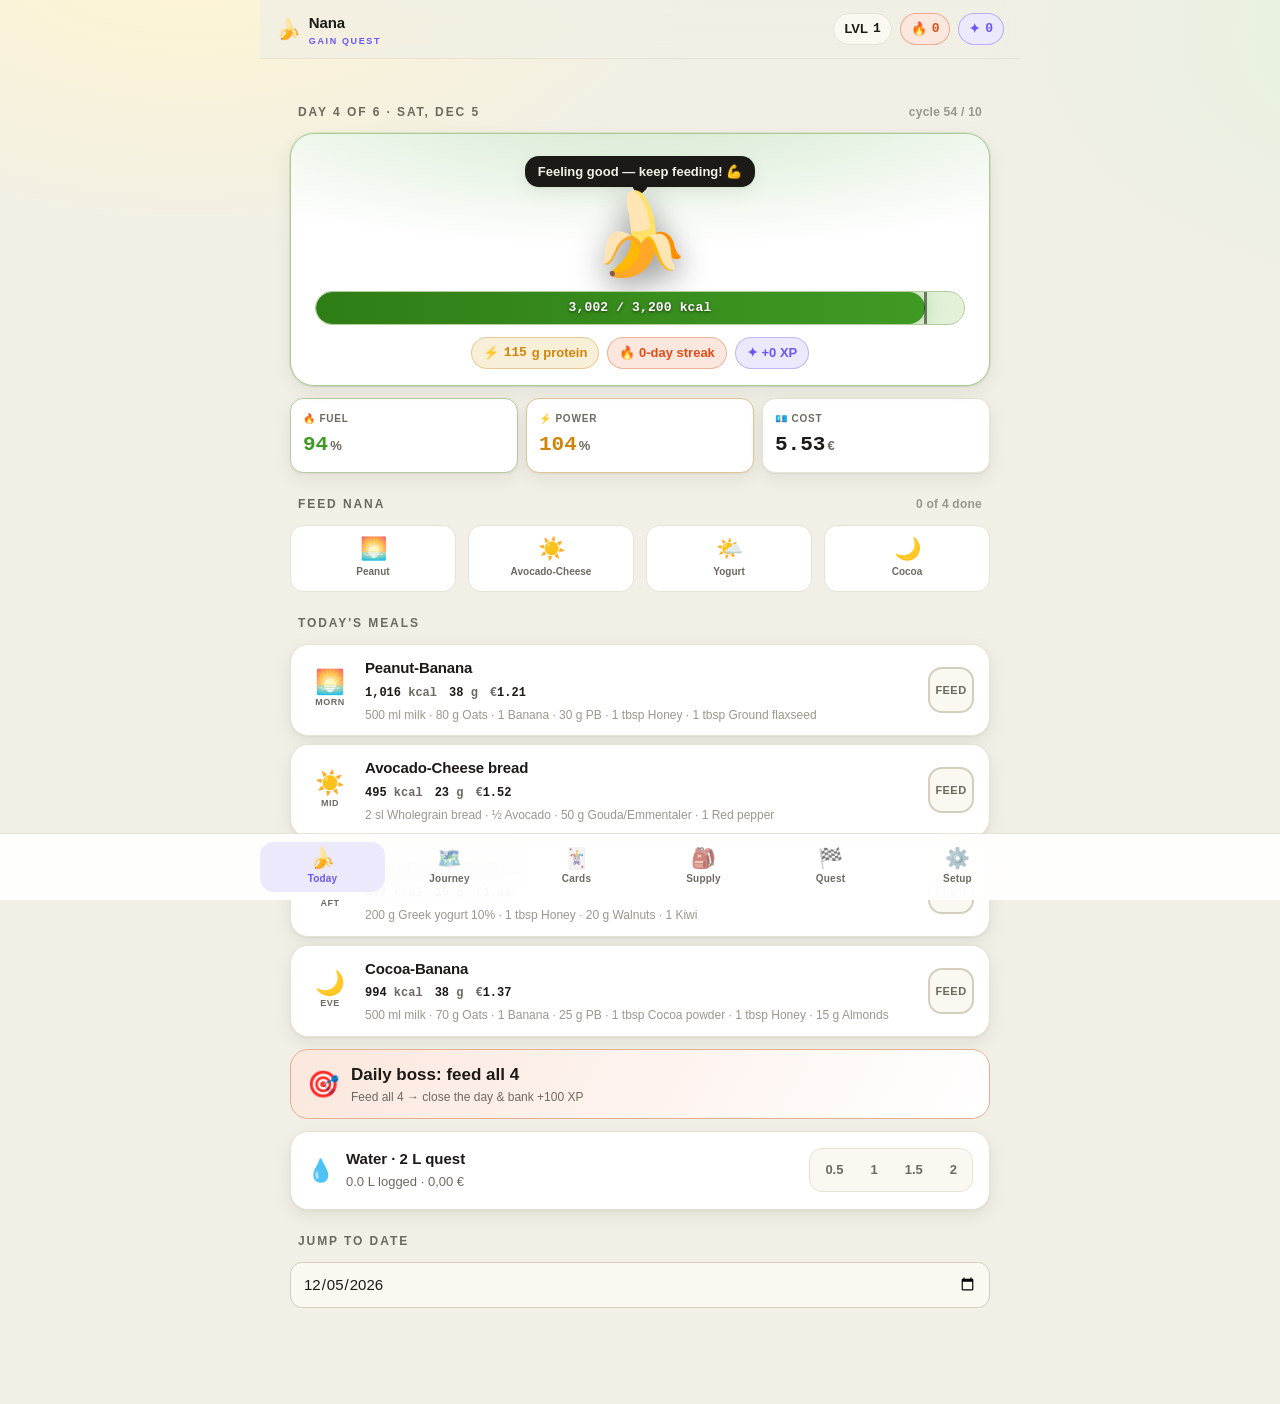
<file: index.html>
<!doctype html>
<html lang="en">
<head>
<meta charset="utf-8">
<meta name="viewport" content="width=device-width, initial-scale=1">
<meta name="theme-color" content="#0e1016">
<title>Nana · Gain Quest</title>
<style>
/* ============================================================================
 * NANA — GAIN QUEST · design system (inlined from design/design-system.css)
 * Self-contained. System fonts only. Dark-first (hero) + light + print.
 * ==========================================================================*/
:root{
  --bg:#0e1016;
  --bg-glow1:#1a1430; --bg-glow2:#0c2018;
  --panel:#171a23; --panel-2:#1f2330; --panel-3:#252a3a;
  --line:#2b3040; --line-2:#3a4055;
  --ink:#eef1f7; --mut:#9aa3b8; --faint:#6b7280;
  --energy:#7bd154; --energy-d:#4ea832; --energy-weak:#16291320; --energy-glow:rgba(123,209,84,.45);
  --energy-fill:#15291a;
  --power:#ffb13d; --power-d:#e0902a; --power-fill:#2a2412;
  --player:#8b7bff; --player-d:#6a57f0; --player-fill:#211d3a;
  --flame:#ff6a3d; --flame-fill:#2a1612;
  --water:#39a9d4; --water-fill:#10242c;
  --banana:#ffd23f;
  --radius:18px; --radius-sm:13px; --radius-lg:24px; --radius-pill:999px;
  --s1:4px; --s2:8px; --s3:12px; --s4:16px; --s5:22px; --s6:30px; --s7:44px;
  --t-xs:12px; --t-sm:13px; --t-md:15px; --t-lg:17px; --t-xl:21px; --t-2xl:27px; --t-3xl:36px; --t-4xl:46px;
  --sans:-apple-system,BlinkMacSystemFont,"Segoe UI",Roboto,Helvetica,Arial,sans-serif;
  --mono:ui-monospace,"SF Mono",SFMono-Regular,Menlo,Consolas,"Liberation Mono",monospace;
  --shadow:0 2px 4px rgba(0,0,0,.3),0 8px 24px rgba(0,0,0,.35);
  --shadow-up:0 12px 40px rgba(0,0,0,.5);
  --tap:46px;
  color-scheme:dark;
}
@media (prefers-color-scheme:light){
  :root{
    --bg:#f1efe6;
    --bg-glow1:#fff6cf; --bg-glow2:#e4f3dc;
    --panel:#ffffff; --panel-2:#faf8f0; --panel-3:#f1eee2;
    --line:#e6e2d4; --line-2:#d4cfbd;
    --ink:#1b1a16; --mut:#6c6a60; --faint:#9a988c;
    --energy:#3f9a23; --energy-d:#2f7d16; --energy-weak:#e7f3df; --energy-glow:rgba(63,154,35,.35);
    --energy-fill:#e2f1d8;
    --power:#cf850c; --power-d:#a86a06; --power-fill:#f8efd9;
    --player:#6a57f0; --player-d:#5340d4; --player-fill:#ece9fd;
    --flame:#dd4f1c; --flame-fill:#fbe7dd;
    --water:#1f86ab; --water-fill:#dff0f6;
    --banana:#e7ad00;
    --shadow:0 1px 2px rgba(40,36,20,.06),0 6px 18px rgba(40,36,20,.07);
    --shadow-up:0 14px 40px rgba(40,36,20,.16);
    color-scheme:light;
  }
}
*{box-sizing:border-box}
html{-webkit-text-size-adjust:100%}
body{
  margin:0;font-family:var(--sans);font-size:var(--t-md);line-height:1.5;
  color:var(--ink);background:var(--bg);
  background-image:radial-gradient(900px 540px at 15% -8%,var(--bg-glow1) 0,transparent 60%),
                   radial-gradient(820px 520px at 112% 4%,var(--bg-glow2) 0,transparent 55%);
  background-attachment:fixed;
  -webkit-font-smoothing:antialiased;
}
h1,h2,h3,h4,p{margin:0}
button{font:inherit;color:inherit;cursor:pointer}
input,select,button{font-family:inherit}
.num{font-family:var(--mono);font-variant-numeric:tabular-nums;letter-spacing:-.01em}
.row{display:flex;align-items:center;gap:var(--s2)}
.spacer{margin-left:auto}
.app{max-width:520px;margin:0 auto;min-height:100vh;position:relative;display:flex;flex-direction:column}
.screen{flex:1;padding:var(--s4) var(--s4) calc(96px + env(safe-area-inset-bottom))}
.section-title{font-size:var(--t-xs);font-weight:900;letter-spacing:.16em;text-transform:uppercase;color:var(--mut);margin:var(--s5) var(--s2) var(--s3);display:flex;align-items:center;gap:8px}
.section-title .spacer{font-weight:700;letter-spacing:.02em;text-transform:none;color:var(--faint);font-size:var(--t-xs)}
.hint{color:var(--mut);font-size:var(--t-sm)}
.caption{color:var(--faint);font-size:var(--t-xs)}
.hud{position:sticky;top:0;z-index:30;display:flex;align-items:center;gap:var(--s3);padding:calc(env(safe-area-inset-top) + 12px) var(--s4) 12px;background:color-mix(in srgb,var(--bg) 82%,transparent);-webkit-backdrop-filter:saturate(1.5) blur(14px);backdrop-filter:saturate(1.5) blur(14px);border-bottom:1px solid var(--line)}
.hud__brand{display:flex;align-items:center;gap:8px;font-weight:900;letter-spacing:-.01em}
.hud__brand .mk{font-size:20px;line-height:1}
.hud__brand .nm{font-size:var(--t-md)}
.hud__brand .nm small{display:block;font-size:9px;font-weight:800;letter-spacing:.18em;color:var(--player);text-transform:uppercase;line-height:1;margin-top:2px}
.hud__stats{margin-left:auto;display:flex;align-items:center;gap:var(--s2)}
.hud-chip{display:inline-flex;align-items:center;gap:5px;padding:5px 10px;border-radius:var(--radius-pill);font-size:var(--t-sm);font-weight:900;border:1px solid var(--line);background:var(--panel)}
.hud-chip .num{font-size:var(--t-sm)}
.hud-chip--streak{background:var(--flame-fill);border-color:color-mix(in srgb,var(--flame) 40%,transparent);color:var(--flame)}
.hud-chip--xp{background:var(--player-fill);border-color:color-mix(in srgb,var(--player) 40%,transparent);color:var(--player)}
.hud-chip--lvl{background:var(--panel-2)}
.tabbar{position:fixed;left:0;right:0;bottom:0;z-index:40;display:flex;justify-content:center;gap:2px;padding:8px max(12px,env(safe-area-inset-left)) calc(8px + env(safe-area-inset-bottom));background:color-mix(in srgb,var(--panel) 92%,transparent);-webkit-backdrop-filter:saturate(1.6) blur(18px);backdrop-filter:saturate(1.6) blur(18px);border-top:1px solid var(--line)}
.tabbar__inner{display:flex;gap:2px;width:100%;max-width:520px}
.tab{flex:1 1 0;display:flex;flex-direction:column;align-items:center;gap:3px;min-height:var(--tap);padding:6px 2px;border:0;border-radius:14px;background:transparent;color:var(--mut);text-decoration:none;font-size:10px;font-weight:800;letter-spacing:.02em}
.tab .ic{font-size:20px;line-height:1;filter:grayscale(.4);opacity:.7}
.tab:hover{color:var(--ink);background:var(--panel-2)}
.tab[aria-current="page"]{color:var(--player);background:var(--player-fill)}
.tab[aria-current="page"] .ic{filter:none;opacity:1}
.panel{background:var(--panel);border:1px solid var(--line);border-radius:var(--radius);box-shadow:var(--shadow)}
.panel+.panel{margin-top:var(--s3)}
.panel__pad{padding:var(--s4)}
.panel__head{display:flex;align-items:center;gap:var(--s2);padding:var(--s4) var(--s4) 0}
.panel__title{font-size:var(--t-lg);font-weight:900;letter-spacing:-.01em}
.panel__foot{display:flex;align-items:center;gap:var(--s2);padding:var(--s3) var(--s4);border-top:1px solid var(--line);background:var(--panel-2);border-radius:0 0 var(--radius) var(--radius)}
.mascot{position:relative;text-align:center;overflow:hidden;border-radius:var(--radius-lg);padding:var(--s5) var(--s4) var(--s4);background:radial-gradient(130% 90% at 50% -10%,color-mix(in srgb,var(--energy) 22%,var(--panel)) 0,var(--panel) 62%);border:1px solid color-mix(in srgb,var(--energy) 35%,var(--line));box-shadow:var(--shadow),0 0 0 1px color-mix(in srgb,var(--energy) 12%,transparent)}
.mascot.is-warn{background:radial-gradient(130% 90% at 50% -10%,color-mix(in srgb,var(--power) 22%,var(--panel)) 0,var(--panel) 62%);border-color:color-mix(in srgb,var(--power) 35%,var(--line))}
.mascot__speech{display:inline-block;background:var(--ink);color:var(--bg);font-size:var(--t-sm);font-weight:900;padding:6px 13px;border-radius:14px;position:relative;margin-bottom:var(--s2);box-shadow:var(--shadow)}
.mascot__speech:after{content:"";position:absolute;left:50%;bottom:-6px;transform:translateX(-50%) rotate(45deg);width:11px;height:11px;background:var(--ink);border-radius:2px}
.mascot__buddy{font-size:80px;line-height:1;display:block;filter:drop-shadow(0 10px 16px rgba(0,0,0,.45));animation:nana-bob 2.8s ease-in-out infinite}
@keyframes nana-bob{0%,100%{transform:translateY(0) rotate(-3deg)}50%{transform:translateY(-9px) rotate(3deg)}}
@media (prefers-reduced-motion:reduce){.mascot__buddy{animation:none}}
.fuelbar{position:relative;height:34px;border-radius:var(--radius-pill);background:var(--energy-fill);border:1px solid color-mix(in srgb,var(--energy) 30%,var(--line));overflow:hidden;margin:var(--s4) var(--s2) 0}
.fuelbar__fill{position:absolute;inset:0 auto 0 0;height:100%;border-radius:var(--radius-pill);background:linear-gradient(90deg,var(--energy-d),var(--energy));box-shadow:0 0 20px var(--energy-glow)}
.fuelbar__fill--warn{background:linear-gradient(90deg,var(--power-d),var(--power));box-shadow:none}
.fuelbar__label{position:absolute;inset:0;display:grid;place-content:center;font-family:var(--mono);font-size:var(--t-sm);font-weight:900;color:#fff;text-shadow:0 1px 3px rgba(0,0,0,.6);letter-spacing:.01em}
.fuelbar__target{position:absolute;top:-3px;bottom:-3px;width:3px;background:var(--ink);opacity:.55;border-radius:2px}
.fuelbar--sm{height:14px;margin:var(--s2) 0 0}
.fuelbar--sm .fuelbar__label{font-size:10px}
.pills{display:flex;justify-content:center;flex-wrap:wrap;gap:var(--s2);margin-top:var(--s3)}
.pill{display:inline-flex;align-items:center;gap:5px;padding:5px 11px;border-radius:var(--radius-pill);font-size:var(--t-sm);font-weight:900;border:1px solid transparent}
.pill .num{font-size:var(--t-sm)}
.pill--energy{background:var(--energy-fill);color:var(--energy);border-color:color-mix(in srgb,var(--energy) 35%,transparent)}
.pill--power{background:var(--power-fill);color:var(--power);border-color:color-mix(in srgb,var(--power) 35%,transparent)}
.pill--player{background:var(--player-fill);color:var(--player);border-color:color-mix(in srgb,var(--player) 35%,transparent)}
.pill--flame{background:var(--flame-fill);color:var(--flame);border-color:color-mix(in srgb,var(--flame) 35%,transparent)}
.pill--water{background:var(--water-fill);color:var(--water);border-color:color-mix(in srgb,var(--water) 35%,transparent)}
.pill--ghost{background:var(--panel-2);color:var(--mut);border-color:var(--line)}
.tiles{display:grid;grid-template-columns:repeat(3,1fr);gap:var(--s2);margin-top:var(--s3)}
.tile{background:var(--panel);border:1px solid var(--line);border-radius:var(--radius-sm);padding:var(--s3);box-shadow:var(--shadow)}
.tile__label{font-size:10px;font-weight:900;letter-spacing:.08em;text-transform:uppercase;color:var(--mut);display:flex;align-items:center;gap:5px}
.tile__value{font-size:var(--t-xl);font-weight:900;font-family:var(--mono);margin-top:3px}
.tile__value .u{font-size:var(--t-sm);color:var(--mut);font-family:var(--sans);margin-left:2px}
.tile--energy{border-color:color-mix(in srgb,var(--energy) 30%,var(--line))}
.tile--energy .tile__value{color:var(--energy)}
.tile--power{border-color:color-mix(in srgb,var(--power) 30%,var(--line))}
.tile--power .tile__value{color:var(--power)}
.feedgrid{display:grid;grid-template-columns:repeat(4,1fr);gap:var(--s2)}
.feedslot{display:flex;flex-direction:column;align-items:center;gap:4px;padding:var(--s3) var(--s1);min-height:var(--tap);background:var(--panel);border:1px solid var(--line);border-radius:var(--radius-sm);color:var(--mut);text-align:center}
.feedslot .ic{font-size:22px;line-height:1}
.feedslot .nm{font-size:10px;font-weight:800}
.feedslot.is-fed{background:var(--energy-fill);border-color:var(--energy-d);color:var(--energy)}
.feedslot.is-fed .nm:after{content:" ✓"}
.feed-card{display:flex;gap:var(--s3);align-items:center;padding:var(--s3) var(--s3) var(--s3) var(--s4);background:var(--panel);border:1px solid var(--line);border-radius:var(--radius);box-shadow:var(--shadow);transition:border-color .15s,background .15s,transform .05s}
.feed-card+.feed-card{margin-top:var(--s2)}
.feed-card__slot{display:flex;flex-direction:column;align-items:center;gap:2px;width:46px;flex:0 0 46px}
.feed-card__icon{font-size:24px;line-height:1}
.feed-card__time{font-size:9px;font-weight:900;letter-spacing:.06em;text-transform:uppercase;color:var(--mut)}
.feed-card__body{flex:1;min-width:0}
.feed-card__name{font-size:var(--t-md);font-weight:800;letter-spacing:-.01em}
.feed-card__macros{display:flex;flex-wrap:wrap;gap:var(--s3);margin-top:4px}
.feed-card__macros span{font-size:var(--t-xs);color:var(--mut);font-weight:700;font-family:var(--mono)}
.feed-card__macros b{color:var(--ink)}
.feed-card__ings{font-size:var(--t-xs);color:var(--faint);margin-top:5px;line-height:1.4}
.feed-card.is-done{background:var(--panel-2)}
.feed-card.is-done .feed-card__name{color:var(--mut);text-decoration:line-through;text-decoration-color:var(--line-2)}
.feedbtn{appearance:none;-webkit-appearance:none;flex:0 0 auto;width:var(--tap);height:var(--tap);border-radius:14px;border:2px solid var(--line-2);background:var(--panel-2);display:grid;place-content:center;position:relative;font-size:11px;font-weight:900;letter-spacing:.04em;color:var(--mut);text-transform:uppercase;transition:background .15s,border-color .15s,transform .06s}
.feedbtn:before{content:"FEED"}
.feedbtn:hover{border-color:var(--energy);color:var(--energy)}
.feedbtn:active{transform:scale(.94)}
.feedbtn:checked{background:var(--energy);border-color:var(--energy);color:#06210a}
.feedbtn:checked:before{content:"✓";font-size:24px}
.feedbtn:focus-visible{outline:3px solid var(--player-fill);outline-offset:2px}
.feedbtn--sm{width:36px;height:36px;border-radius:11px}
.feedbtn--sm:before{content:""}
.feedbtn--sm:checked:before{content:"✓";font-size:18px}
.streak{display:flex;align-items:center;gap:var(--s3);margin-top:var(--s3);padding:var(--s3) var(--s4);border-radius:var(--radius);background:linear-gradient(120deg,var(--flame-fill),var(--panel));border:1px solid color-mix(in srgb,var(--flame) 35%,var(--line))}
.streak__flame{font-size:26px;line-height:1}
.streak__body b{font-size:var(--t-lg);font-weight:900}
.streak__body span{display:block;font-size:var(--t-xs);color:var(--mut)}
.btn{display:inline-flex;align-items:center;justify-content:center;gap:var(--s2);min-height:var(--tap);padding:0 var(--s4);border-radius:14px;border:1px solid var(--line-2);background:var(--panel-2);color:var(--ink);font-size:var(--t-md);font-weight:800;text-decoration:none;transition:background .15s,border-color .15s,transform .05s}
.btn:hover{border-color:var(--player);background:var(--panel-3)}
.btn:active{transform:translateY(1px)}
.btn--primary{background:var(--player);border-color:var(--player);color:#fff}
.btn--primary:hover{background:var(--player-d);border-color:var(--player-d)}
.btn--energy{background:var(--energy);border-color:var(--energy);color:#06210a}
.btn--energy:hover{filter:brightness(1.05)}
.btn--ghost{background:transparent;border-color:transparent;color:var(--player)}
.btn--ghost:hover{background:var(--player-fill);border-color:transparent}
.btn--danger{color:var(--flame);border-color:color-mix(in srgb,var(--flame) 45%,var(--line-2));background:var(--panel-2)}
.btn--danger:hover{background:var(--flame-fill);border-color:var(--flame)}
.btn--sm{min-height:38px;padding:0 var(--s3);font-size:var(--t-sm);border-radius:11px}
.btn--block{width:100%}
.btn-row{display:flex;gap:var(--s2);flex-wrap:wrap}
.toggle{display:inline-flex;padding:3px;gap:3px;background:var(--panel-2);border:1px solid var(--line);border-radius:13px}
.toggle button{min-height:36px;padding:0 var(--s3);border:0;border-radius:10px;background:transparent;color:var(--mut);font-size:var(--t-sm);font-weight:800}
.toggle button[aria-pressed="true"]{background:var(--player);color:#fff;box-shadow:var(--shadow)}
.journey{display:flex;flex-direction:column;gap:0;position:relative;padding:var(--s2) 0}
.stop{display:flex;gap:var(--s3);position:relative;padding-bottom:var(--s3)}
.stop__rail{display:flex;flex-direction:column;align-items:center;flex:0 0 46px}
.stop__node{width:46px;height:46px;border-radius:15px;flex:0 0 auto;display:grid;place-content:center;font-family:var(--mono);font-weight:900;font-size:var(--t-md);background:var(--panel);border:2px solid var(--line-2);color:var(--mut);z-index:1}
.stop__line{flex:1;width:3px;background:var(--line);border-radius:2px;margin:4px 0 -4px}
.stop:last-child .stop__line{display:none}
.stop.is-current .stop__node{background:var(--player);border-color:var(--player);color:#fff;box-shadow:0 0 0 4px var(--player-fill)}
.stop.is-done .stop__node{background:var(--energy-fill);border-color:var(--energy-d);color:var(--energy)}
.stop.is-done .stop__line{background:var(--energy-d)}
.stop__card{flex:1;min-width:0;margin-bottom:var(--s2);background:var(--panel);border:1px solid var(--line);border-radius:var(--radius);padding:var(--s3) var(--s4);box-shadow:var(--shadow)}
.stop.is-current .stop__card{border-color:color-mix(in srgb,var(--player) 45%,var(--line));background:color-mix(in srgb,var(--player) 8%,var(--panel))}
.stop__top{display:flex;align-items:baseline;gap:var(--s2);margin-bottom:6px}
.stop__day{font-weight:900;font-size:var(--t-md)}
.stop__meals{font-size:var(--t-xs);color:var(--mut);line-height:1.5}
.stop__meals b{color:var(--ink);font-weight:700}
.stop__stats{display:flex;gap:var(--s2);margin-top:var(--s2);flex-wrap:wrap}
.slot-grid{display:grid;grid-template-columns:1fr 1fr;gap:var(--s2);margin:var(--s2) 0}
.slot-edit{display:flex;align-items:center;gap:6px;min-width:0}
.slot-edit__ic{font-size:16px;line-height:1;flex:0 0 auto}
.slot-select{min-height:38px;font-size:var(--t-xs);padding:0 26px 0 8px;background-position:calc(100% - 12px) center,calc(100% - 7px) center}
@media (min-width:800px){.slot-grid{grid-template-columns:repeat(4,1fr)}.slot-select{font-size:var(--t-sm)}}
.fuelcard{border-radius:var(--radius-lg);overflow:hidden;box-shadow:var(--shadow);border:1px solid color-mix(in srgb,var(--player) 30%,var(--line));background:var(--panel);margin-bottom:var(--s3)}
.fuelcard__top{display:flex;align-items:center;gap:var(--s3);padding:var(--s4);background:linear-gradient(120deg,var(--player-fill),var(--panel));border-bottom:1px solid var(--line)}
.fuelcard__emoji{font-size:30px;line-height:1}
.fuelcard__id{font-family:var(--mono);font-size:11px;font-weight:900;color:var(--player);letter-spacing:.1em}
.fuelcard__name{font-size:var(--t-lg);font-weight:900;letter-spacing:-.01em}
.fuelcard__rarity{margin-left:auto}
.fuelcard__body{padding:var(--s3) var(--s4)}
.fuelcard__foot{display:flex;align-items:center;gap:var(--s2);padding:var(--s3) var(--s4);background:var(--panel-2);border-top:1px solid var(--line)}
.fuelcard__foot .total{margin-left:auto;font-weight:900;font-size:var(--t-lg);font-family:var(--mono)}
.ing-row{display:grid;grid-template-columns:1fr 70px auto 1fr 34px;align-items:center;gap:var(--s2);padding:var(--s2) 0;border-bottom:1px solid var(--line)}
.ing-row:last-of-type{border-bottom:0}
.ing-row .ing-stats{text-align:right;font-family:var(--mono);font-size:var(--t-xs);color:var(--mut)}
.ing-row .ing-stats b{color:var(--ink);font-weight:800}
.ing-unit{font-size:var(--t-sm);color:var(--mut)}
.ing-remove{width:34px;height:34px;border-radius:10px;border:1px solid transparent;background:transparent;color:var(--faint);font-size:16px;line-height:1}
.ing-remove:hover{background:var(--flame-fill);color:var(--flame)}
.ing-add{display:inline-flex;align-items:center;gap:var(--s2);margin-top:var(--s2);min-height:40px;padding:0 var(--s3);border:1px dashed var(--line-2);border-radius:12px;background:transparent;color:var(--player);font-weight:800;font-size:var(--t-sm)}
.ing-add:hover{background:var(--player-fill);border-style:solid}
.field{display:flex;flex-direction:column;gap:6px}
.field__label{font-size:var(--t-sm);font-weight:800;color:var(--mut)}
.field__hint{font-size:var(--t-xs);color:var(--faint)}
.input,select.input{min-height:var(--tap);padding:0 var(--s3);border:1px solid var(--line-2);border-radius:12px;background:var(--panel-2);color:var(--ink);font-size:var(--t-md);width:100%}
select.input{-webkit-appearance:none;appearance:none;padding-right:32px;background-image:linear-gradient(45deg,transparent 50%,var(--mut) 50%),linear-gradient(135deg,var(--mut) 50%,transparent 50%);background-position:calc(100% - 16px) center,calc(100% - 11px) center;background-size:5px 5px,5px 5px;background-repeat:no-repeat}
.input:focus,select.input:focus{outline:none;border-color:var(--player);box-shadow:0 0 0 3px var(--player-fill)}
.input.num{text-align:right}
.ing-row .input{min-height:38px}
.ing-row .input.num{text-align:right}
.field-grid{display:grid;grid-template-columns:1fr 1fr;gap:var(--s3) var(--s4)}
.field-grid .field--wide{grid-column:1/-1}
.cell-input{width:100%;text-align:right;border:1px solid var(--line-2);border-radius:9px;background:var(--panel-2);color:inherit;font-family:var(--mono);font-variant-numeric:tabular-nums;font-size:var(--t-xs);padding:6px 8px;min-height:34px}
.cell-name{width:100%;text-align:left;font-family:var(--sans);font-weight:700;font-size:var(--t-xs);padding-left:8px;padding-right:6px}
.grouptog{width:34px;height:32px;border:1px solid var(--line-2);border-radius:9px;background:var(--panel-2);font-size:15px;line-height:1;padding:0}
.grouptog:hover{border-color:var(--player)}
.fuelcard__nameinput{width:100%;border:1px solid transparent;border-radius:9px;background:transparent;color:var(--ink);font-family:var(--sans);font-size:var(--t-lg);font-weight:900;letter-spacing:-.01em;padding:3px 6px;margin:-3px -6px}
.fuelcard__nameinput:hover{border-color:var(--line-2);background:var(--panel-2)}
.fuelcard__nameinput:focus{outline:none;border-color:var(--player);background:var(--panel);box-shadow:0 0 0 3px var(--player-fill)}
.cell-input:hover{border-color:var(--player);background:var(--panel-3)}
.cell-input:focus{outline:none;border-color:var(--player);background:var(--panel);box-shadow:0 0 0 3px var(--player-fill)}
.codex{width:100%;border-collapse:collapse;font-size:var(--t-xs);table-layout:fixed}
.codex th{text-align:right;font-size:9px;font-weight:900;letter-spacing:.02em;text-transform:uppercase;color:var(--mut);padding:var(--s2) 2px;border-bottom:1px solid var(--line)}
.codex th:first-child{text-align:left}
.codex td{padding:2px 2px;border-bottom:1px solid var(--line);text-align:right}
.codex td:first-child{text-align:left;font-weight:700;padding-left:2px;font-size:var(--t-xs);line-height:1.25}
.codex td.u{color:var(--faint);font-size:10px}
.codex th:first-child,.codex td:first-child{width:24%}
.codex th:nth-child(2),.codex td:nth-child(2){width:42px;text-align:center}
.codex th:nth-child(n+3):nth-child(-n+6),.codex td:nth-child(n+3):nth-child(-n+6){width:auto}
.codex th:last-child,.codex td:last-child{width:38px;text-align:center}
.codex tr:last-child td{border-bottom:0}
.loot-head{display:flex;align-items:center;gap:var(--s3);padding:var(--s3) var(--s4);border-radius:var(--radius) var(--radius) 0 0;border:1px solid var(--line);border-bottom:0}
.loot-head .ic{font-size:22px}
.loot-head .nm{font-weight:900;font-size:var(--t-md)}
.loot-head .sub{font-size:var(--t-xs);color:var(--mut)}
.loot-head--fresh{background:linear-gradient(120deg,var(--energy-fill),var(--panel))}
.loot-head--pantry{background:linear-gradient(120deg,var(--power-fill),var(--panel))}
.loot-head--water{background:linear-gradient(120deg,var(--water-fill),var(--panel))}
.loot-head .price{margin-left:auto;font-family:var(--mono);font-weight:900;font-size:var(--t-lg)}
.loot-list{border:1px solid var(--line);border-radius:0 0 var(--radius) var(--radius);overflow:hidden;background:var(--panel);box-shadow:var(--shadow);margin-bottom:var(--s3)}
.loot{display:flex;align-items:center;gap:var(--s3);padding:var(--s3) var(--s4);border-bottom:1px solid var(--line)}
.loot:last-child{border-bottom:0}
.loot__body{flex:1;min-width:0}
.loot__name{font-weight:700;font-size:var(--t-sm)}
.loot__need{font-size:var(--t-xs);color:var(--faint);font-family:var(--mono)}
.loot__pack{font-size:var(--t-xs);font-weight:800;color:var(--mut);background:var(--panel-2);border:1px solid var(--line);padding:3px 8px;border-radius:var(--radius-pill);white-space:nowrap}
.loot__price{font-family:var(--mono);font-weight:800;font-size:var(--t-sm);width:54px;text-align:right}
.loot.is-checked{background:var(--panel-2)}
.loot.is-checked .loot__name{color:var(--mut);text-decoration:line-through;text-decoration-color:var(--line-2)}
.loot__bought{flex:0 0 auto;min-height:32px;padding:0 10px;border:1px solid color-mix(in srgb,var(--energy) 45%,var(--line-2));border-radius:10px;background:var(--energy-fill);color:var(--energy);font-size:var(--t-xs);font-weight:800}
.loot__bought:hover{background:var(--energy);color:#06210a;border-color:var(--energy)}
.stockbox{background:var(--panel);border:1px solid var(--line);border-radius:var(--radius);box-shadow:var(--shadow);padding:var(--s3) var(--s4);margin-top:var(--s3)}
.stockbox>summary{font-weight:900;font-size:var(--t-md);cursor:pointer;display:flex;align-items:center;gap:8px;list-style:none}
.stockbox>summary::-webkit-details-marker{display:none}
.stockbox>summary:before{content:"▸";color:var(--mut);transition:transform .15s}
.stockbox[open]>summary:before{transform:rotate(90deg)}
.stockbox[open]>summary{margin-bottom:var(--s3)}
.stock-grid{display:grid;grid-template-columns:1fr;gap:var(--s2)}
@media (min-width:560px){.stock-grid{grid-template-columns:1fr 1fr}}
.stock-row{display:flex;align-items:center;gap:var(--s2)}
.stock-row__name{flex:1;min-width:0;font-size:var(--t-sm);font-weight:700;white-space:nowrap;overflow:hidden;text-overflow:ellipsis}
.stock-input{width:74px;flex:0 0 74px;min-height:36px}
.stock-row__u{flex:0 0 auto;font-size:var(--t-xs);color:var(--faint);width:34px}
.treasury{background:linear-gradient(135deg,color-mix(in srgb,var(--energy) 14%,var(--panel)),var(--panel));border:1px solid color-mix(in srgb,var(--energy) 35%,var(--line));border-radius:var(--radius-lg);padding:var(--s4);box-shadow:var(--shadow)}
.treasury__row{display:flex;align-items:baseline;gap:var(--s2);font-size:var(--t-sm);color:var(--mut)}
.treasury__grand{display:flex;align-items:baseline;gap:var(--s2);margin-top:var(--s2)}
.treasury__grand b{font-size:var(--t-3xl);font-weight:900;font-family:var(--mono)}
.divider{height:1px;background:var(--line);border:0;margin:var(--s3) 0}
.qpath{display:flex;flex-direction:column}
.qstop{display:flex;gap:var(--s3);position:relative}
.qstop__rail{display:flex;flex-direction:column;align-items:center;flex:0 0 40px}
.qstop__node{width:40px;height:40px;border-radius:13px;display:grid;place-content:center;font-family:var(--mono);font-weight:900;font-size:var(--t-sm);background:var(--panel);border:2px solid var(--line-2);color:var(--mut);z-index:1}
.qstop__line{flex:1;width:3px;background:var(--line);min-height:14px}
.qstop:last-child .qstop__line{display:none}
.qstop.is-done .qstop__node{background:var(--energy);border-color:var(--energy);color:#06210a}
.qstop.is-done .qstop__line{background:var(--energy)}
.qstop__body{flex:1;padding-bottom:var(--s4)}
.qstop__title{font-weight:800;font-size:var(--t-md)}
.qstop__sub{font-size:var(--t-xs);color:var(--mut)}
.qstop__tag{display:inline-flex;align-items:center;gap:5px;margin-top:6px;font-size:var(--t-xs);font-weight:900;padding:3px 9px;border-radius:var(--radius-pill);background:var(--power-fill);color:var(--power);border:1px solid color-mix(in srgb,var(--power) 35%,transparent)}
.qstop__check{margin-left:auto}
.info{border:1px solid var(--line);border-left:4px solid var(--player);background:var(--panel-2);border-radius:var(--radius-sm);padding:var(--s4)}
.info h3{font-size:var(--t-md);font-weight:900;margin-bottom:6px}
.info ul{margin:6px 0 0;padding-left:18px;color:var(--mut);font-size:var(--t-sm)}
.info li{margin:4px 0}
.empty{text-align:center;color:var(--mut);padding:var(--s6) var(--s4);border:1px dashed var(--line-2);border-radius:var(--radius)}
.empty__icon{font-size:40px;display:block;margin-bottom:var(--s2);filter:grayscale(.3)}
/* ---- DESKTOP: roomier single column ------------------------------------- */
@media (min-width:800px){
  .app,.tabbar__inner{max-width:760px}
  .screen{padding:var(--s5) var(--s6) calc(96px + env(safe-area-inset-bottom))}
  .codex .cell-input{font-size:var(--t-sm)}
  .codex .cell-name{font-size:var(--t-sm)}
  .codex th{font-size:10px;letter-spacing:.04em}
  .feedgrid{gap:var(--s3)}
}
@media print{
  :root{--bg:#fff;--panel:#fff;--panel-2:#fff;--panel-3:#fff;--ink:#000;--mut:#444;--faint:#666;--line:#bbb;--line-2:#999;--shadow:none;--shadow-up:none;color-scheme:light}
  body{background:#fff;background-image:none}
  .hud,.tabbar,.toggle,.range-controls,.no-print{display:none!important}
  .app{max-width:none}.screen{padding:0}
  .loot-list,.treasury,.panel{box-shadow:none;break-inside:avoid}
  .print-only{display:block!important}
}
.print-only{display:none}
</style>
</head>
<body>
<div class="app" id="app"></div>
<script>
"use strict";
/* ============================================================================
 * NANA — GAIN QUEST · app logic (vanilla, single-file, localStorage-only)
 * Layers: SEED data → store → compute (+ gamification/water) → views → router
 * ==========================================================================*/

/* ---- SEED DATA (canonical, from design/seed-data.js) --------------------- */
const SEED_INGREDIENTS = {
  milk:        { name:"Whole milk 3.5%",      unit:"ml",   kcalPer:0.64, proteinPer:0.034, pricePer:0.0011,  pack:1000, packPrice:1.10, packLabel:"1 L carton", group:"fresh" },
  oats:        { name:"Oats",                 unit:"g",    kcalPer:3.70, proteinPer:0.13,  pricePer:0.00163, pack:500,  packPrice:0.81, packLabel:"500 g",      group:"pantry" },
  banana:      { name:"Banana",               unit:"each", kcalPer:105,  proteinPer:1.3,   pricePer:0.20,    pack:1,    packPrice:0.20, packLabel:"each",       group:"fresh" },
  peanutButter:{ name:"Peanut butter",        unit:"g",    kcalPer:5.88, proteinPer:0.25,  pricePer:0.00475, pack:1000, packPrice:4.75, packLabel:"1 kg jar",   group:"pantry" },
  honey:       { name:"Honey",                unit:"tbsp", kcalPer:64,   proteinPer:0.06,  pricePer:0.14,    pack:500,  packPrice:3.50, packLabel:"500 g",      group:"pantry" },
  flaxseed:    { name:"Ground flaxseed",      unit:"tbsp", kcalPer:55,   proteinPer:1.9,   pricePer:0.045,   pack:500,  packPrice:1.50, packLabel:"500 g",      group:"pantry" },
  blueberries: { name:"Frozen blueberries",   unit:"g",    kcalPer:0.57, proteinPer:0.007, pricePer:0.00698, pack:1000, packPrice:6.98, packLabel:"1 kg",       group:"pantry" },
  mixedBerries:{ name:"Frozen mixed berries", unit:"g",    kcalPer:0.50, proteinPer:0.009, pricePer:0.0056,  pack:1000, packPrice:5.60, packLabel:"1 kg",       group:"pantry" },
  walnuts:     { name:"Walnuts",              unit:"g",    kcalPer:6.54, proteinPer:0.15,  pricePer:0.014,   pack:700,  packPrice:9.80, packLabel:"700 g",      group:"pantry" },
  almonds:     { name:"Almonds",              unit:"g",    kcalPer:5.79, proteinPer:0.21,  pricePer:0.0125,  pack:400,  packPrice:5.00, packLabel:"400 g",      group:"pantry" },
  cocoa:       { name:"Cocoa powder",         unit:"tbsp", kcalPer:12,   proteinPer:1.0,   pricePer:0.06,    pack:250,  packPrice:1.50, packLabel:"250 g box",  group:"pantry" },
  greekYogurt: { name:"Greek yogurt 10%",     unit:"g",    kcalPer:1.30, proteinPer:0.058, pricePer:0.00358, pack:500,  packPrice:1.79, packLabel:"500 g",      group:"fresh" },
  gouda:       { name:"Gouda/Emmentaler",     unit:"g",    kcalPer:3.56, proteinPer:0.25,  pricePer:0.00853, pack:150,  packPrice:1.28, packLabel:"150 g",      group:"fresh" },
  bread:       { name:"Wholegrain bread",     unit:"slice",kcalPer:80,   proteinPer:4,     pricePer:0.07,    pack:20,   packPrice:1.40, packLabel:"loaf ≈20 sl",group:"fresh" },
  avocado:     { name:"Avocado",              unit:"each", kcalPer:240,  proteinPer:3,     pricePer:0.70,    pack:1,    packPrice:0.70, packLabel:"each",       group:"fresh" },
  kiwi:        { name:"Kiwi",                 unit:"each", kcalPer:42,   proteinPer:0.8,   pricePer:0.30,    pack:1,    packPrice:0.30, packLabel:"each",       group:"fresh" },
  orange:      { name:"Orange",               unit:"each", kcalPer:62,   proteinPer:1.2,   pricePer:0.30,    pack:1,    packPrice:0.30, packLabel:"each",       group:"fresh" },
  redPepper:   { name:"Red pepper",           unit:"each", kcalPer:37,   proteinPer:1.2,   pricePer:0.60,    pack:1,    packPrice:0.60, packLabel:"each",       group:"fresh" },
  cherryTom:   { name:"Cherry tomatoes",      unit:"g",    kcalPer:0.18, proteinPer:0.009, pricePer:0.006,   pack:250,  packPrice:1.50, packLabel:"250 g",      group:"fresh" },
  tuna:        { name:"Canned tuna",          unit:"can",  kcalPer:191,  proteinPer:42,    pricePer:0.90,    pack:1,    packPrice:0.90, packLabel:"can",        group:"fresh" },
  kidneyBeans: { name:"Kidney beans",         unit:"can",  kcalPer:215,  proteinPer:14,    pricePer:0.90,    pack:1,    packPrice:0.90, packLabel:"can",        group:"fresh" },
  oliveOil:    { name:"Olive oil (extra)",    unit:"tbsp", kcalPer:120,  proteinPer:0,     pricePer:0.10,    pack:750,  packPrice:5.00, packLabel:"750 ml",     group:"pantry" },
};
const SEED_RECIPES = {
  S1:   { name:"Peanut-Banana",     kind:"shake", emoji:"🥤", items:[["milk",500],["oats",80],["banana",1],["peanutButter",30],["honey",1],["flaxseed",1]] },
  S2:   { name:"Blueberry-Walnut",  kind:"shake", emoji:"🥤", items:[["milk",500],["oats",60],["blueberries",100],["peanutButter",30],["walnuts",25],["honey",1]] },
  S3:   { name:"Cocoa-Banana",      kind:"shake", emoji:"🥤", items:[["milk",500],["oats",70],["banana",1],["peanutButter",25],["cocoa",1],["honey",1],["almonds",15]] },
  S4:   { name:"Berry-Yogurt",      kind:"shake", emoji:"🥤", items:[["milk",300],["greekYogurt",150],["oats",60],["mixedBerries",100],["peanutButter",25],["honey",1],["flaxseed",1]] },
  A_mid:{ name:"Avocado-Cheese bread",  kind:"solid", emoji:"🥪", items:[["bread",2],["avocado",0.5],["gouda",50],["redPepper",1]] },
  A_aft:{ name:"Yogurt, walnuts & kiwi",kind:"solid", emoji:"🥣", items:[["greekYogurt",200],["honey",1],["walnuts",20],["kiwi",1]] },
  B_mid:{ name:"Tuna-bean salad",       kind:"solid", emoji:"🥗", items:[["tuna",1],["kidneyBeans",1],["oliveOil",1],["avocado",0.5]] },
  B_aft:{ name:"PB bread, banana & orange",kind:"solid", emoji:"🍞", items:[["bread",1],["peanutButter",20],["banana",1],["orange",1]] },
  C_mid:{ name:"Cheese-honey bread",    kind:"solid", emoji:"🧀", items:[["bread",3],["gouda",60],["avocado",0.5],["cherryTom",100]] },
  C_aft:{ name:"Yogurt, almonds & orange",kind:"solid", emoji:"🥣", items:[["greekYogurt",150],["honey",1],["almonds",25],["orange",1]] },
};
const SEED_ROTATION = [
  { morning:"S1", midday:"A_mid", afternoon:"A_aft", evening:"S2" },
  { morning:"S3", midday:"B_mid", afternoon:"B_aft", evening:"S1" },
  { morning:"S2", midday:"C_mid", afternoon:"C_aft", evening:"S4" },
  { morning:"S1", midday:"A_mid", afternoon:"A_aft", evening:"S3" },
  { morning:"S4", midday:"B_mid", afternoon:"B_aft", evening:"S2" },
  { morning:"S2", midday:"C_mid", afternoon:"C_aft", evening:"S1" },
];
const SEED_SETTINGS = {
  startDate:"2026-06-29", planDays:30,
  waterPerDayL:2, waterPricePerL:0.66,
  kcalTarget:[3000,3200], proteinTarget:110, budgetCap:270,
  shoppingByPack:true,
};
const SLOTS = ["morning","midday","afternoon","evening"];
const SLOT_META = {
  morning:  { icon:"🌅", time:"Morn" },
  midday:   { icon:"☀️", time:"Mid" },
  afternoon:{ icon:"🌤️", time:"Aft" },
  evening:  { icon:"🌙", time:"Eve" },
};
const CYCLE_TAGS = { 1:"🫙 full pantry stock-up", 5:"🫙 pantry top-up", 10:"🏆 final boss" };
const XP_PER_MEAL = 25, XP_BOSS_BONUS = 100;

/* ---- STORE --------------------------------------------------------------- */
const LS_KEY = "mwg.v1";
const SCHEMA_VERSION = 3;

function freshState(){
  return {
    version: SCHEMA_VERSION,
    ingredients: structuredClone(SEED_INGREDIENTS),
    recipes: structuredClone(SEED_RECIPES),
    rotation: structuredClone(SEED_ROTATION),
    settings: structuredClone(SEED_SETTINGS),
    checks: { meals:{}, cycles:{}, pantry:{ start:false, mid:false } },
    water: {},
    stock: {},
    game: { xp:0 },
  };
}
function migrate(s){
  if(!s || typeof s!=="object") return freshState();
  if(!s.water) s.water = {};
  if(!s.stock) s.stock = {};
  if(!s.game) s.game = { xp:0 };
  if(!s.checks) s.checks = { meals:{}, cycles:{}, pantry:{ start:false, mid:false } };
  if(!s.checks.meals) s.checks.meals = {};
  if(!s.checks.cycles) s.checks.cycles = {};
  if(!s.checks.pantry) s.checks.pantry = { start:false, mid:false };
  s.version = SCHEMA_VERSION;
  return s;
}
let state = load();
function load(){
  try{
    const raw = localStorage.getItem(LS_KEY);
    if(!raw) return freshState();
    const parsed = migrate(JSON.parse(raw));
    parsed.game.xp = totalXp(parsed);      // reconcile XP from history (idempotent)
    return parsed;
  }catch(e){ return freshState(); }
}
function persist(){
  try{ localStorage.setItem(LS_KEY, JSON.stringify(state)); }catch(e){}
}
function setState(fn){
  fn(state);
  state.game.xp = totalXp(state);          // keep XP in sync with checks
  persist();
  render();
}
function resetState(){ state = freshState(); persist(); render(); }

/* ---- DATE HELPERS -------------------------------------------------------- */
function todayISO(){ return toISO(new Date()); }
function toISO(d){
  return d.getFullYear()+"-"+String(d.getMonth()+1).padStart(2,"0")+"-"+String(d.getDate()).padStart(2,"0");
}
function parseISO(s){ const [y,m,d]=s.split("-").map(Number); return new Date(Date.UTC(y,m-1,d)); }
function daysBetween(aISO,bISO){ return Math.round((parseISO(bISO)-parseISO(aISO))/86400000); }
function addDaysISO(iso,n){ const d=parseISO(iso); d.setUTCDate(d.getUTCDate()+n); return toISO(d); }
function fmtDate(iso){
  const d=parseISO(iso);
  return d.toLocaleDateString(undefined,{weekday:"short",day:"numeric",month:"short",timeZone:"UTC"});
}

/* ---- FORMATTERS ---------------------------------------------------------- */
const eurFmt = new Intl.NumberFormat("de-DE",{style:"currency",currency:"EUR"});
function fmtEUR(n){ return eurFmt.format(n||0); }
function fmtNum(n){ return new Intl.NumberFormat("en-US").format(Math.round(n||0)); }
function esc(s){ return String(s).replace(/[&<>"']/g,c=>({"&":"&amp;","<":"&lt;",">":"&gt;",'"':"&quot;","'":"&#39;"}[c])); }

/* ---- COMPUTE: nutrition & cost ------------------------------------------- */
function ing(key){ return state.ingredients[key]; }
const MISSING_RECIPE={ name:"(empty slot)", kind:"shake", emoji:"⬚", items:[] };
function recipeOr(rk){ return state.recipes[rk]||MISSING_RECIPE; }
function defaultDay(s){ const k=Object.keys(s.recipes)[0]; return { morning:k, midday:k, afternoon:k, evening:k }; }
function recipeStats(rk){
  const r = state.recipes[rk];
  let kcal=0, protein=0, cost=0;
  if(r) for(const [k,q] of r.items){
    const g = ing(k); if(!g) continue;
    kcal += q*g.kcalPer; protein += q*g.proteinPer; cost += q*g.pricePer;
  }
  return { kcal, protein, cost };
}
function itemStats(k,q){ const g=ing(k); return g?{kcal:q*g.kcalPer,cost:q*g.pricePer}:{kcal:0,cost:0}; }
function ingList(rk){
  const r = state.recipes[rk]; if(!r) return "";
  return r.items.map(([k,q])=>{ const g=ing(k); if(!g) return ""; return prettyAmt(q,g.unit)+" "+shortName(g.name); }).filter(Boolean).join(" · ");
}
function shortName(n){ return n.replace(/ \(.*\)$/,"").replace("Whole milk 3.5%","milk").replace("Peanut butter","PB"); }
function prettyAmt(q,unit){
  if(unit==="each") return q===0.5?"½":String(q);
  if(unit==="slice") return q+" sl";
  if(unit==="can") return q+" can";
  if(unit==="tbsp") return q+" tbsp";
  return q+" "+unit;
}
function rotationDayFor(iso){
  const n = daysBetween(state.settings.startDate, iso);
  const len = state.rotation.length;
  return ((n % len)+len)%len; // 0..len-1
}
function mealsForDate(iso){ return state.rotation[rotationDayFor(iso)]; }
function dayStats(iso){
  const day = mealsForDate(iso);
  let kcal=0,protein=0,cost=0;
  for(const slot of SLOTS){ const s=recipeStats(day[slot]); kcal+=s.kcal; protein+=s.protein; cost+=s.cost; }
  const [kmin,kmax]=state.settings.kcalTarget;
  return { kcal, protein, cost,
    kcalInTarget: kcal>=kmin && kcal<=kmax,
    proteinInTarget: protein>=state.settings.proteinTarget };
}

/* ---- COMPUTE: gamification (all derived; only xp stored) ----------------- */
function fedMeals(iso, st){ const m=(st||state).checks.meals[iso]; if(!m) return 0; return SLOTS.reduce((a,s)=>a+(m[s]?1:0),0); }
function isFed(iso,slot){ const m=state.checks.meals[iso]; return !!(m&&m[slot]); }
function xpForDate(iso, st){ const fed=fedMeals(iso,st); return fed*XP_PER_MEAL + (fed===4?XP_BOSS_BONUS:0); }
function totalXp(st){ return Object.keys(st.checks.meals).reduce((a,iso)=>a+xpForDate(iso,st),0); }
function level(xp){ return Math.floor(Math.sqrt(xp/50))+1; }
function xpIntoLevel(xp){ const l=level(xp); const base=50*(l-1)*(l-1); return { into:xp-base, span:50*(l*l-(l-1)*(l-1)) }; }
function bossWins(st){ return Object.keys((st||state).checks.meals).filter(iso=>fedMeals(iso,st)===4).length; }
function streak(){
  // consecutive fully-fed days ending yesterday-or-today; today counts if fully fed
  let s=0, cur=todayISO();
  if(fedMeals(cur)<4) cur=addDaysISO(cur,-1);
  while(fedMeals(cur)===4){ s++; cur=addDaysISO(cur,-1); }
  return s;
}
function daysComplete(){
  const {startDate,planDays}=state.settings;
  let c=0;
  for(let i=0;i<planDays;i++){ if(fedMeals(addDaysISO(startDate,i))===4) c++; }
  return c;
}
function currentCycle(iso){ const n=daysBetween(state.settings.startDate,iso); if(n<0) return null; return Math.floor(n/3)+1; }
function rarity(kcal){ return kcal>=1000?{s:"★★★ epic fuel",cls:"pill--player"}:kcal>=600?{s:"★★ rare",cls:"pill--power"}:{s:"★ common",cls:"pill--ghost"}; }

/* ---- COMPUTE: water ------------------------------------------------------ */
function waterLoggedFor(iso){ return state.water[iso]||0; }
function logWater(iso,liters){ setState(s=>{ if(liters<=0) delete s.water[iso]; else s.water[iso]=liters; }); }

/* ---- COMPUTE: shopping --------------------------------------------------- */
function accumulate(fromISO,toISO){
  const totals={}; const days=daysBetween(fromISO,toISO)+1;
  for(let i=0;i<days;i++){
    const iso=addDaysISO(fromISO,i); const day=mealsForDate(iso);
    for(const slot of SLOTS){ const r=state.recipes[day[slot]]; if(!r) continue;
      for(const [k,q] of r.items){ totals[k]=(totals[k]||0)+q; } }
  }
  return { totals, days };
}
function stockOf(k){ return (state.stock&&state.stock[k])||0; }
function lineFor(k,total,byPack){
  const g=ing(k);
  const stock=stockOf(k);
  const toBuy=Math.max(0,total-stock);
  const packs=Math.ceil(toBuy/g.pack);
  const cost = byPack ? packs*g.packPrice : toBuy*g.pricePer;
  const packStr = packs===0 ? "✓ in stock"
                : g.pack===1 ? packs+(g.unit==="each"?" ea":g.unit==="can"?"":" "+g.unit)
                : (g.name==="Wholegrain bread"? packs+(packs>1?" loaves":" loaf") : packs+" × "+g.packLabel);
  return { key:k, name:g.name, total, stock, toBuy, unit:g.unit, packs, packLabel:g.packLabel, packStr, cost, group:g.group };
}
function shoppingList(fromISO,toISO){
  const byPack=state.settings.shoppingByPack;
  const { totals, days }=accumulate(fromISO,toISO);
  const fresh=[], pantry=[];
  for(const k of Object.keys(totals)){
    const line=lineFor(k,totals[k],byPack);
    (line.group==="fresh"?fresh:pantry).push(line);
  }
  fresh.sort((a,b)=>b.cost-a.cost); pantry.sort((a,b)=>b.cost-a.cost);
  const liters=days*state.settings.waterPerDayL;
  const waterStock=stockOf("_water");
  const waterToBuy=Math.max(0,liters-waterStock);
  const water={ liters, stock:waterStock, toBuy:waterToBuy, cost:waterToBuy*state.settings.waterPricePerL };
  const total=[...fresh,...pantry].reduce((a,l)=>a+l.cost,0)+water.cost;
  return { fresh, pantry, water, total, days };
}
function monthlyBudget(){
  // fresh = sum of 10 per-3-day runs (each pack-rounded); pantry = whole-month once; water = month.
  const {startDate,planDays,budgetCap}=state.settings;
  const byPack=state.settings.shoppingByPack;
  let freshCost=0;
  const runs=Math.ceil(planDays/3);
  for(let r=0;r<runs;r++){
    const f=addDaysISO(startDate,r*3), t=addDaysISO(startDate,Math.min(r*3+2,planDays-1));
    const {totals}=accumulate(f,t);
    for(const k of Object.keys(totals)){ if(ing(k).group==="fresh"){ freshCost+=lineFor(k,totals[k],byPack).cost; } }
  }
  const monthEnd=addDaysISO(startDate,planDays-1);
  const {totals}=accumulate(startDate,monthEnd);
  let pantryCost=0;
  for(const k of Object.keys(totals)){ if(ing(k).group==="pantry"){ pantryCost+=lineFor(k,totals[k],byPack).cost; } }
  const waterLiters=Math.max(0, planDays*state.settings.waterPerDayL - stockOf("_water"));
  const waterCost=waterLiters*state.settings.waterPricePerL;
  const total=freshCost+pantryCost+waterCost;
  return { fresh:freshCost, pantry:pantryCost, water:waterCost, total, cap:budgetCap, buffer:budgetCap-total };
}

/* ============================================================================
 * VIEWS  — each returns an HTML string; reproduce mockup markup + classes.
 * ==========================================================================*/
function hud(){
  const xp=state.game.xp;
  return `<header class="hud">
    <div class="hud__brand"><span class="mk">🍌</span><span class="nm">Nana<small>Gain Quest</small></span></div>
    <div class="hud__stats">
      <span class="hud-chip hud-chip--lvl">LVL <span class="num">${level(xp)}</span></span>
      <span class="hud-chip hud-chip--streak">🔥 <span class="num">${streak()}</span></span>
      <span class="hud-chip hud-chip--xp">✦ <span class="num">${fmtNum(xp)}</span></span>
    </div>
  </header>`;
}
function tabbar(active){
  const tabs=[["today","🍌","Today"],["rotation","🗺️","Journey"],["recipes","🃏","Cards"],
    ["shopping","🎒","Supply"],["tracker","🏁","Quest"],["settings","⚙️","Setup"]];
  return `<nav class="tabbar" aria-label="Screens"><div class="tabbar__inner">`+
    tabs.map(([h,ic,l])=>`<a class="tab" ${h===active?'aria-current="page"':''} href="#${h}"><span class="ic">${ic}</span>${l}</a>`).join("")+
    `</div></nav>`;
}
function screen(active, inner){ return hud()+`<main class="screen">${inner}</main>`+tabbar(active); }

/* ---- TODAY --------------------------------------------------------------- */
let viewDate = todayISO();
function viewToday(){
  const iso=viewDate;
  const d=dayStats(iso); const day=mealsForDate(iso);
  const rDay=rotationDayFor(iso)+1;
  const [kmin,kmax]=state.settings.kcalTarget;
  const fed=fedMeals(iso);
  const warn=!d.kcalInTarget;
  const fuelPct=Math.min(100,Math.round(d.kcal/kmax*100));
  const targetLeft=(kmin/kmax*100).toFixed(1);
  const powerPct=Math.round(d.protein/state.settings.proteinTarget*100);
  const toGo=Math.max(0,Math.round(kmin-d.kcal));
  const cyc=currentCycle(iso);
  const speech = warn
    ? (toGo>0?`${toGo} kcal to go — feed me! 🍌`:`Whoa, over target — easy tiger 😅`)
    : (fed===4?`Day complete! I'm stuffed 😋`:`Feeling good — keep feeding! 💪`);

  const feedgrid = SLOTS.map(s=>{
    const r=recipeOr(day[s]);
    return `<div class="feedslot ${isFed(iso,s)?'is-fed':''}"><span class="ic">${SLOT_META[s].icon}</span><span class="nm">${esc(shortLabel(r))}</span></div>`;
  }).join("");

  const cards = SLOTS.map(s=>{
    const rk=day[s]; const r=recipeOr(rk); const st=recipeStats(rk);
    return `<div class="feed-card ${isFed(iso,s)?'is-done':''}">
      <div class="feed-card__slot"><span class="feed-card__icon">${SLOT_META[s].icon}</span><span class="feed-card__time">${SLOT_META[s].time}</span></div>
      <div class="feed-card__body">
        <div class="feed-card__name">${esc(r.name)}</div>
        <div class="feed-card__macros"><span><b>${fmtNum(st.kcal)}</b> kcal</span><span><b>${Math.round(st.protein)}</b> g</span><span>€<b>${st.cost.toFixed(2)}</b></span></div>
        <div class="feed-card__ings">${esc(ingList(rk))}</div>
      </div>
      <input class="feedbtn" type="checkbox" ${isFed(iso,s)?'checked':''} aria-label="Feed ${s}" data-feed="${s}">
    </div>`;
  }).join("");

  const wl=waterLoggedFor(iso);
  const waterSteps=[]; for(let v=0.5; v<=state.settings.waterPerDayL+1e-9; v+=0.5) waterSteps.push(Math.round(v*10)/10);
  const waterBtns=waterSteps.map(v=>`<button data-water="${v}" aria-pressed="${wl===v}">${v}</button>`).join("");

  return screen("today",
    `<div class="section-title">Day ${rDay} of ${state.rotation.length} · ${fmtDate(iso)}<span class="spacer">${cyc?`cycle ${cyc} / 10`:'pre-plan'}</span></div>
    <section class="mascot ${warn?'is-warn':''}">
      <div class="mascot__speech">${esc(speech)}</div>
      <div class="mascot__buddy">🍌</div>
      <div class="fuelbar">
        <div class="fuelbar__fill ${warn?'fuelbar__fill--warn':''}" style="width:${fuelPct}%"></div>
        <div class="fuelbar__target" style="left:${targetLeft}%"></div>
        <div class="fuelbar__label">${fmtNum(d.kcal)} / ${fmtNum(kmax)} kcal</div>
      </div>
      <div class="pills">
        <span class="pill pill--power">⚡ <span class="num">${Math.round(d.protein)}</span> g protein</span>
        <span class="pill pill--flame">🔥 ${streak()}-day streak</span>
        <span class="pill pill--player">✦ +${xpForDate(iso)} XP</span>
      </div>
    </section>
    <div class="tiles">
      <div class="tile tile--energy"><div class="tile__label">🔥 Fuel</div><div class="tile__value">${fuelPct}<span class="u">%</span></div></div>
      <div class="tile tile--power"><div class="tile__label">⚡ Power</div><div class="tile__value">${powerPct}<span class="u">%</span></div></div>
      <div class="tile"><div class="tile__label">💶 Cost</div><div class="tile__value">${d.cost.toFixed(2)}<span class="u">€</span></div></div>
    </div>
    <div class="section-title">Feed Nana<span class="spacer">${fed} of 4 done</span></div>
    <div class="feedgrid">${feedgrid}</div>
    <div class="section-title">${iso===todayISO()?"Today's meals":fmtDate(iso)+"'s meals"}</div>
    ${cards}
    <section class="streak">
      <span class="streak__flame">${fed===4?'🏆':'🎯'}</span>
      <div class="streak__body"><b>${fed===4?'Boss defeated! +'+XP_BOSS_BONUS+' XP':'Daily boss: '+(toGo>0?toGo+' kcal to go':'feed all 4')}</b><span>${fed===4?'Day closed — nice work.':'Feed all 4 → close the day & bank +'+XP_BOSS_BONUS+' XP'}</span></div>
    </section>
    <div class="panel" style="margin-top:var(--s3)">
      <div class="panel__pad row" style="flex-wrap:wrap;gap:var(--s3)">
        <span style="font-size:22px">💧</span>
        <div style="flex:1 1 100px"><div style="font-weight:800">Water · ${state.settings.waterPerDayL} L quest</div><span class="hint">${wl.toFixed(1)} L logged · ${fmtEUR(wl*state.settings.waterPricePerL)}</span></div>
        <div class="toggle" role="group" aria-label="Water">${waterBtns}</div>
      </div>
    </div>
    <div class="section-title">Jump to date</div>
    <input class="input" type="date" id="jumpDate" value="${iso}">
    ${iso!==todayISO()?`<button class="btn btn--ghost btn--sm" id="jumpToday" style="margin-top:8px">↩ Back to today</button>`:''}`
  );
}
function shortLabel(r){
  if(r.kind==="shake") return r.name.split("-")[0].slice(0,7);
  return r.name.split(/[ ,]/)[0];
}

/* ---- JOURNEY (rotation) -------------------------------------------------- */
function viewRotation(){
  const curDay=rotationDayFor(todayISO());
  const recipeOpts=(sel)=>Object.keys(state.recipes).map(rk=>`<option value="${rk}" ${rk===sel?'selected':''}>${esc(state.recipes[rk].name)}</option>`).join("");
  const stops=state.rotation.map((day,i)=>{
    const meals=SLOTS.map(s=>`<label class="slot-edit"><span class="slot-edit__ic">${SLOT_META[s].icon}</span><select class="input slot-select" aria-label="Day ${i+1} ${s}" data-day="${i}" data-slot="${s}">${recipeOpts(day[s])}</select></label>`).join("");
    let kcal=0,protein=0,cost=0;
    for(const s of SLOTS){ const st=recipeStats(day[s]); kcal+=st.kcal;protein+=st.protein;cost+=st.cost; }
    const cls=i===curDay?'is-current':(i<curDay?'is-done':'');
    return `<div class="stop ${cls}">
      <div class="stop__rail"><div class="stop__node">${i+1}</div><div class="stop__line"></div></div>
      <div class="stop__card">
        <div class="stop__top"><span class="stop__day">Day ${i+1}</span>${i===curDay?'<span class="pill pill--player" style="padding:2px 8px">▶ today</span>':''}${state.rotation.length>1?`<button class="ing-remove spacer" title="Remove day ${i+1}" aria-label="Remove day ${i+1}" data-delday="${i}">🗑</button>`:''}</div>
        <div class="slot-grid">${meals}</div>
        <div class="stop__stats">
          <span class="pill pill--energy">🔥 <span class="num">${fmtNum(kcal)}</span></span>
          <span class="pill pill--power">⚡ <span class="num">${Math.round(protein)}</span>g</span>
          <span class="pill pill--ghost">💶 ${fmtEUR(cost)}</span>
        </div>
      </div>
    </div>`;
  }).join("");
  return screen("rotation",
    `<div class="section-title">Journey · ${state.rotation.length}-stop loop<span class="spacer">✎ tap a meal to swap</span></div>
     <div class="journey">${stops}</div>
     <button class="btn btn--primary btn--block" id="addDay" style="margin-top:var(--s2)">＋ Add day to loop</button>
     <div class="info" style="margin-top:var(--s3)"><h3>Build your loop</h3><ul><li>Tap any meal slot to assign a different fuel card — day totals, the supply run and your quest all recompute instantly.</li><li>Add or remove whole days (🗑) to make the loop longer or shorter; it repeats across the month.</li><li>Today's stop is highlighted; completed days turn green.</li></ul></div>`
  );
}

/* ---- CARDS (recipes + ingredient codex) ---------------------------------- */
function viewRecipes(){
  const cards=Object.keys(state.recipes).map(rk=>{
    const r=state.recipes[rk]; const st=recipeStats(rk); const rar=rarity(st.kcal);
    const rows=r.items.map(([k,q],idx)=>{
      const g=ing(k); const is=itemStats(k,q);
      const opts=Object.keys(state.ingredients).map(ik=>`<option value="${ik}" ${ik===k?'selected':''}>${esc(state.ingredients[ik].name)}</option>`).join("");
      return `<div class="ing-row">
        <select class="input" aria-label="Ingredient" data-recipe="${rk}" data-idx="${idx}" data-field="ingredient">${opts}</select>
        <input class="input num" value="${q}" inputmode="decimal" aria-label="Amount" data-recipe="${rk}" data-idx="${idx}" data-field="amount">
        <span class="ing-unit">${esc(g.unit)}</span>
        <span class="ing-stats"><b>${fmtNum(is.kcal)}</b> kcal · €${is.cost.toFixed(2)}</span>
        <button class="ing-remove" aria-label="Remove" data-recipe="${rk}" data-idx="${idx}" data-field="remove">✕</button>
      </div>`;
    }).join("");
    return `<section class="fuelcard">
      <div class="fuelcard__top">
        <span class="fuelcard__emoji">${r.emoji||"🍽️"}</span>
        <div style="flex:1;min-width:0"><div class="fuelcard__id">${rk} · ${r.kind.toUpperCase()}</div>
          <input class="fuelcard__nameinput" value="${esc(r.name)}" aria-label="Recipe name" data-recipe="${rk}" data-field="rename"></div>
        <span class="fuelcard__rarity pill ${rar.cls}">${rar.s}</span>
      </div>
      <div class="fuelcard__body">${rows}
        <button class="ing-add" data-recipe="${rk}" data-field="add">＋ add ingredient</button>
      </div>
      <div class="fuelcard__foot">
        <span class="pill pill--energy">🔥 <span class="num">${fmtNum(st.kcal)}</span> kcal</span>
        <span class="pill pill--power">⚡ <span class="num">${Math.round(st.protein)}</span>g</span>
        <span class="total">${fmtEUR(st.cost)}</span>
        <button class="ing-remove" title="Delete recipe" aria-label="Delete recipe" data-recipe="${rk}" data-field="delRecipe" style="margin-left:8px">🗑</button>
      </div>
    </section>`;
  }).join("");

  const codexRows=Object.keys(state.ingredients).map(k=>{
    const g=state.ingredients[k]; const perUnit=g.packPrice/g.pack;
    return `<tr>
      <td><input class="cell-input cell-name" value="${esc(g.name)}" data-ing="${k}" data-field="name" aria-label="Ingredient name"></td>
      <td class="u"><button class="grouptog" data-ing="${k}" data-field="group" title="fresh / pantry" aria-label="group">${g.group==="fresh"?"🛒":"🫙"}</button></td>
      <td><input class="cell-input" value="${g.kcalPer}" inputmode="decimal" data-ing="${k}" data-field="kcalPer" aria-label="kcal per unit"></td>
      <td><input class="cell-input" value="${g.proteinPer}" inputmode="decimal" data-ing="${k}" data-field="proteinPer" aria-label="protein per unit"></td>
      <td><input class="cell-input" value="${g.pack}" inputmode="decimal" data-ing="${k}" data-field="pack" aria-label="pack size"></td>
      <td><input class="cell-input" value="${g.packPrice}" inputmode="decimal" data-ing="${k}" data-field="packPrice" aria-label="pack price"></td>
      <td class="u"><button class="ing-remove" title="Delete ingredient" aria-label="Delete ingredient" data-ing="${k}" data-field="delIng">✕</button></td>
    </tr>`;
  }).join("");

  return screen("recipes",
    `<div class="section-title">Fuel cards · editable<span class="spacer">${Object.keys(state.recipes).length} collected</span></div>
     ${cards}
     <button class="btn btn--primary btn--block" id="newRecipe" style="margin-top:var(--s2)">＋ New fuel card</button>
     <div class="section-title">Ingredient codex<span class="spacer">✎ tap a value to edit</span></div>
     <div class="panel"><div class="panel__pad">
       <table class="codex">
         <thead><tr><th>✎ Item</th><th>Grp</th><th>✎ kcal/u</th><th>✎ prot/u</th><th>✎ Pack</th><th>✎ Pack €</th><th>del</th></tr></thead>
         <tbody>${codexRows}</tbody>
       </table>
       <button class="ing-add" id="newIngredient" style="margin-top:var(--s3)">＋ new ingredient</button>
     </div></div>
     <div class="info" style="margin-top:var(--s3)"><h3>Everything recomputes live</h3><ul><li>Boxed values (✎) are editable — change a price or kcal and the card totals, today's fuel bar, the supply run and treasury all update instantly.</li></ul></div>`
  );
}

/* ---- SUPPLY (shopping) --------------------------------------------------- */
let shopFrom = null, shopTo = null;
function viewShopping(){
  if(!shopFrom){ shopFrom=state.settings.startDate; shopTo=addDaysISO(state.settings.startDate,state.settings.planDays-1); }
  const list=shoppingList(shopFrom,shopTo);
  const byPack=state.settings.shoppingByPack;
  const freshTotal=list.fresh.reduce((a,l)=>a+l.cost,0);
  const pantryTotal=list.pantry.reduce((a,l)=>a+l.cost,0);

  const lootRows=lines=>lines.map(l=>{
    const need=`${fmtNum(l.total)} ${esc(l.unit)} needed${l.stock>0?` · have ${fmtNum(l.stock)}`:''}`;
    const boughtBtn=l.packs>0?`<button class="loot__bought" data-bought="${esc(l.key)}" title="Mark bought — adds ${l.packs} pack(s) to stock" aria-label="Mark ${esc(l.name)} bought">✓ got it</button>`:'';
    return `<div class="loot ${l.packs===0?'is-checked':''}" data-loot="${esc(l.key)}">
    <div class="loot__body"><div class="loot__name">${esc(l.name)}</div><div class="loot__need">${need}</div></div>
    <span class="loot__pack">${esc(l.packStr)}</span><span class="loot__price">${l.cost.toFixed(2)}</span>${boughtBtn}</div>`;
  }).join("");

  // collapsible stock editor: water first, then every ingredient
  const waterStockRow=`<div class="stock-row"><span class="stock-row__name">💧 Bottled water</span>
      <input class="input num stock-input" value="${stockOf("_water")}" inputmode="decimal" data-stock="_water" aria-label="Bottled water in stock"><span class="stock-row__u">L</span></div>`;
  const stockRows=waterStockRow+Object.keys(state.ingredients).map(k=>{
    const g=state.ingredients[k];
    return `<div class="stock-row"><span class="stock-row__name">${esc(g.name)}</span>
      <input class="input num stock-input" value="${stockOf(k)}" inputmode="decimal" data-stock="${k}" aria-label="${esc(g.name)} in stock"><span class="stock-row__u">${esc(g.unit)}</span></div>`;
  }).join("");
  const stockCount=Object.values(state.stock||{}).filter(v=>v>0).length;
  const stockSection=`<details class="stockbox no-print"><summary>🏠 In stock<span class="spacer hint">${stockCount?stockCount+" item"+(stockCount>1?"s":""):"tap to add"}</span></summary>
    <p class="hint" style="margin:0 0 var(--s2)">Enter what you already have — the list below only shows what's left to buy.</p>
    <div class="stock-grid">${stockRows}</div>
    <button class="btn btn--sm btn--ghost" id="clearStock" style="margin-top:var(--s2)">Clear all stock</button></details>`;

  return screen("shopping",
    `<div class="print-only" style="margin-bottom:12px"><strong>Supply run</strong> · ${fmtDate(shopFrom)} – ${fmtDate(shopTo)} · ${list.days} days</div>
    <div class="section-title">Supply run<span class="spacer">${fmtDate(shopFrom)} – ${fmtDate(shopTo)} · ${list.days}d</span></div>
    <div class="range-controls no-print">
      <div class="field-grid" style="margin-bottom:var(--s3)">
        <div class="field"><label class="field__label" for="from">From</label><input class="input" id="from" type="date" value="${shopFrom}"></div>
        <div class="field"><label class="field__label" for="to">To</label><input class="input" id="to" type="date" value="${shopTo}"></div>
      </div>
      <div class="btn-row" style="margin-bottom:var(--s3)">
        <button class="btn btn--sm" data-range="3">Next 3 days</button>
        <button class="btn btn--sm" data-range="7">This week</button>
        <button class="btn btn--sm btn--primary" data-range="month">Whole month</button>
      </div>
      <div class="row" style="justify-content:space-between">
        <div class="toggle" role="group" aria-label="Cost mode">
          <button data-cost="pack" aria-pressed="${byPack}">By pack</button>
          <button data-cost="exact" aria-pressed="${!byPack}">Exact</button>
        </div>
        <div class="btn-row"><button class="btn btn--sm" id="copyList">📋 Copy</button><button class="btn btn--sm" id="printList">🖨 Print</button></div>
      </div>
    </div>
    ${stockSection}
    <div class="loot-head loot-head--fresh" style="margin-top:var(--s4)"><span class="ic">🛒</span><div><div class="nm">Fresh haul</div><div class="sub">every 3 days · to buy</div></div><span class="price">${fmtEUR(freshTotal)}</span></div>
    <div class="loot-list">${lootRows(list.fresh)||'<div class="loot"><div class="loot__body"><div class="loot__need">nothing</div></div></div>'}</div>
    <div class="loot-head loot-head--pantry"><span class="ic">🫙</span><div><div class="nm">Pantry stock</div><div class="sub">bulk restock</div></div><span class="price">${fmtEUR(pantryTotal)}</span></div>
    <div class="loot-list">${lootRows(list.pantry)||'<div class="loot"><div class="loot__body"><div class="loot__need">nothing</div></div></div>'}</div>
    <div class="loot-head loot-head--water"><span class="ic">💧</span><div><div class="nm">Water</div><div class="sub">${list.water.toBuy} L to buy @ ${fmtEUR(state.settings.waterPricePerL)}/L${list.water.stock>0?` · have ${list.water.stock} L`:` · ${list.water.liters} L needed`}</div></div>${list.water.toBuy>0?`<button class="loot__bought" data-bought="_water" title="Mark bought — adds ${list.water.toBuy} L to stock" style="margin-right:var(--s2)">✓ got it</button>`:''}<span class="price">${fmtEUR(list.water.cost)}</span></div>
    <div style="height:var(--s3)"></div>
    <div class="treasury">
      <div class="treasury__row">🛒 Fresh ${fmtEUR(freshTotal)} · 🫙 Pantry ${fmtEUR(pantryTotal)} · 💧 Water ${fmtEUR(list.water.cost)}</div>
      <div class="treasury__grand"><span style="font-weight:800">Total</span><b class="spacer" style="margin-left:auto">${fmtEUR(list.total)}</b></div>
      <div class="row" style="margin-top:var(--s2)"><span class="hint">budget cap ${fmtEUR(state.settings.budgetCap)}</span>${budgetPill(state.settings.budgetCap-list.total)}</div>
    </div>`
  );
}
function budgetPill(buffer){
  return buffer>=0
    ? `<span class="pill pill--energy spacer">🏆 ${fmtEUR(buffer)} buffer left</span>`
    : `<span class="pill pill--power spacer">⚠ ${fmtEUR(-buffer)} over cap</span>`;
}

/* ---- QUEST (tracker) ----------------------------------------------------- */
function viewTracker(){
  const b=monthlyBudget();
  const dc=daysComplete();
  const xp=state.game.xp;
  const stops=[];
  for(let c=1;c<=10;c++){
    const from=(c-1)*3+1, to=Math.min(c*3,state.settings.planDays);
    const done=!!state.checks.cycles[c];
    const tag=CYCLE_TAGS[c];
    const finalBoss=c===10;
    stops.push(`<div class="qstop ${done?'is-done':''}">
      <div class="qstop__rail"><div class="qstop__node">${finalBoss?'🏆':c}</div><div class="qstop__line"></div></div>
      <div class="qstop__body"><div class="row"><div style="flex:1">
        <div class="qstop__title">Cycle ${c} · days ${from}–${to}</div>
        ${tag?`<span class="qstop__tag" ${finalBoss?'style="background:var(--flame-fill);color:var(--flame);border-color:color-mix(in srgb,var(--flame) 35%,transparent)"':''}>${tag}</span>`:'<div class="qstop__sub">🛒 fresh run</div>'}
      </div><input class="feedbtn feedbtn--sm qstop__check" type="checkbox" ${done?'checked':''} aria-label="Cycle ${c} done" data-cycle="${c}"></div></div>
    </div>`);
  }
  const dcPct=Math.round(dc/state.settings.planDays*100);
  return screen("tracker",
    `<section class="mascot">
      <div class="mascot__speech">${dc>0?`${dc} of ${state.settings.planDays} days cleared! 💪`:`Feed Nana to start the quest 🍌`}</div>
      <div class="mascot__buddy">🏁</div>
      <div class="fuelbar"><div class="fuelbar__fill" style="width:${dcPct}%"></div><div class="fuelbar__label">${dc} / ${state.settings.planDays} days complete</div></div>
      <div class="pills">
        <span class="pill pill--player">✦ Level ${level(xp)}</span>
        <span class="pill pill--flame">🔥 ${streak()}-day streak</span>
        <span class="pill pill--energy">🏆 ${bossWins()} boss wins</span>
      </div>
    </section>
    <div class="section-title">Quest map · 10 cycles<span class="spacer">3 days each</span></div>
    <div class="panel"><div class="panel__pad"><div class="qpath">${stops.join("")}</div></div></div>
    <div class="section-title">Treasury</div>
    <div class="treasury">
      <div class="treasury__row">🛒 Fresh ${fmtEUR(b.fresh)} · 🫙 Pantry ${fmtEUR(b.pantry)} · 💧 Water ${fmtEUR(b.water)}</div>
      <hr class="divider">
      <div class="treasury__grand"><span style="font-weight:800">Spent plan</span><b class="spacer" style="margin-left:auto">${fmtEUR(b.total)}</b></div>
      <div class="row" style="margin-top:var(--s2)"><span class="hint">budget cap ${fmtEUR(b.cap)}</span>${budgetPill(b.buffer)}</div>
    </div>`
  );
}

/* ---- SETUP (settings) ---------------------------------------------------- */
function viewSettings(){
  const s=state.settings;
  return screen("settings",
    `<div class="section-title">Plan setup</div>
    <div class="panel"><div class="panel__pad"><div class="field-grid">
      <div class="field field--wide"><label class="field__label" for="s_start">Start date <span class="field__hint">· anchors Day 1</span></label><input class="input" id="s_start" type="date" value="${s.startDate}" data-set="startDate"></div>
      <div class="field"><label class="field__label" for="s_days">Plan days</label><input class="input num" id="s_days" value="${s.planDays}" inputmode="numeric" data-set="planDays"></div>
      <div class="field"><label class="field__label" for="s_wl">Water L/day</label><input class="input num" id="s_wl" value="${s.waterPerDayL}" inputmode="decimal" data-set="waterPerDayL"></div>
      <div class="field"><label class="field__label" for="s_wp">Water €/L</label><input class="input num" id="s_wp" value="${s.waterPricePerL}" inputmode="decimal" data-set="waterPricePerL"></div>
      <div class="field"><label class="field__label" for="s_cap">Budget cap €</label><input class="input num" id="s_cap" value="${s.budgetCap}" inputmode="numeric" data-set="budgetCap"></div>
    </div></div></div>
    <div class="section-title">Win conditions</div>
    <div class="panel"><div class="panel__pad"><div class="field-grid">
      <div class="field"><label class="field__label" for="s_kmin">🔥 kcal min</label><input class="input num" id="s_kmin" value="${s.kcalTarget[0]}" inputmode="numeric" data-set="kcalMin"></div>
      <div class="field"><label class="field__label" for="s_kmax">🔥 kcal max</label><input class="input num" id="s_kmax" value="${s.kcalTarget[1]}" inputmode="numeric" data-set="kcalMax"></div>
      <div class="field field--wide"><label class="field__label" for="s_prot">⚡ Protein min · g/day</label><input class="input num" id="s_prot" value="${s.proteinTarget}" inputmode="numeric" data-set="proteinTarget"></div>
    </div>
    <div class="pills" style="justify-content:flex-start;margin-top:var(--s4)">
      <span class="pill pill--energy">🔥 ${fmtNum(s.kcalTarget[0])}–${fmtNum(s.kcalTarget[1])} kcal</span>
      <span class="pill pill--power">⚡ ≥ ${s.proteinTarget} g</span>
      <span class="pill pill--ghost">💶 ≤ ${fmtEUR(s.budgetCap)}</span>
    </div></div></div>
    <div class="section-title">Save file</div>
    <div class="panel"><div class="panel__pad">
      <div class="btn-row"><button class="btn btn--primary" id="exportJson">⤓ Export JSON</button><button class="btn" id="importBtn">⤒ Import JSON</button><input type="file" id="importFile" accept="application/json" style="display:none"></div>
      <hr class="divider">
      <button class="btn btn--danger btn--block" id="resetAll">↺ Reset to seed plan</button>
      <p class="field__hint" style="margin-top:8px">Replaces all fuel cards, prices, checked meals, water & XP with the starter plan. Can't be undone.</p>
    </div></div>
    <div class="section-title">How the game works</div>
    <div class="info"><h3>Small appetite, calorie-dense by design</h3><ul>
      <li>Two shakes carry most of the day's fuel — easy to drink when appetite is low.</li>
      <li>Two solid snacks add ⚡ protein & variety midday and afternoon.</li>
      <li>A 6-day journey repeats 5× so the supply run stays predictable and cheap.</li>
      <li>Feed all 4 meals to defeat the daily boss (+${XP_BOSS_BONUS} XP) and grow your 🔥 streak.</li>
      <li>Every day clears 3,000–3,200 kcal · ≥110 g protein on a German-discounter budget.</li>
    </ul></div>`
  );
}

/* ============================================================================
 * ROUTER + EVENT WIRING
 * ==========================================================================*/
const VIEWS = { today:viewToday, rotation:viewRotation, recipes:viewRecipes, shopping:viewShopping, tracker:viewTracker, settings:viewSettings };
function currentRoute(){ const h=location.hash.replace("#",""); return VIEWS[h]?h:"today"; }
function render(){
  const route=currentRoute();
  document.getElementById("app").innerHTML = VIEWS[route]();
  wire(route);
}
function num(v,fallback){ const n=parseFloat(v); return isNaN(n)?fallback:Math.max(0,n); }

function wire(route){
  const app=document.getElementById("app");

  if(route==="today"){
    app.querySelectorAll("[data-feed]").forEach(el=>el.addEventListener("change",e=>{
      const slot=e.target.dataset.feed, iso=viewDate;
      setState(s=>{ s.checks.meals[iso]=s.checks.meals[iso]||{}; s.checks.meals[iso][slot]=e.target.checked; });
    }));
    app.querySelectorAll("[data-water]").forEach(el=>el.addEventListener("click",e=>{
      const v=parseFloat(e.target.dataset.water);
      logWater(viewDate, waterLoggedFor(viewDate)===v?0:v);
    }));
    const jd=app.querySelector("#jumpDate");
    if(jd) jd.addEventListener("change",e=>{ viewDate=e.target.value||todayISO(); render(); });
    const jt=app.querySelector("#jumpToday");
    if(jt) jt.addEventListener("click",()=>{ viewDate=todayISO(); render(); });
  }

  if(route==="rotation"){
    app.querySelectorAll(".slot-select").forEach(el=>el.addEventListener("change",e=>{
      const {day,slot}=e.target.dataset;
      setState(s=>{ s.rotation[+day][slot]=e.target.value; });
    }));
    app.querySelector("#addDay")?.addEventListener("click",()=>{
      setState(s=>{ const last=s.rotation[s.rotation.length-1]; s.rotation.push(last?{...last}:defaultDay(s)); });
    });
    app.querySelectorAll("[data-delday]").forEach(el=>el.addEventListener("click",e=>{
      const i=+e.target.dataset.delday;
      if(state.rotation.length<=1){ alert("The loop needs at least one day."); return; }
      if(confirm(`Remove Day ${i+1} from the loop? The loop becomes ${state.rotation.length-1} days.`))
        setState(s=>{ s.rotation.splice(i,1); });
    }));
  }

  if(route==="recipes"){
    app.querySelectorAll("[data-field='amount']").forEach(el=>el.addEventListener("change",e=>{
      const {recipe,idx}=e.target.dataset;
      setState(s=>{ s.recipes[recipe].items[+idx][1]=num(e.target.value,0); });
    }));
    app.querySelectorAll("[data-field='ingredient']").forEach(el=>el.addEventListener("change",e=>{
      const {recipe,idx}=e.target.dataset;
      setState(s=>{ s.recipes[recipe].items[+idx][0]=e.target.value; });
    }));
    app.querySelectorAll("[data-field='remove']").forEach(el=>el.addEventListener("click",e=>{
      const {recipe,idx}=e.target.dataset;
      setState(s=>{ s.recipes[recipe].items.splice(+idx,1); });
    }));
    app.querySelectorAll("[data-field='add']").forEach(el=>el.addEventListener("click",e=>{
      const {recipe}=e.target.dataset; const firstIng=Object.keys(state.ingredients)[0];
      setState(s=>{ s.recipes[recipe].items.push([firstIng,1]); });
    }));
    app.querySelectorAll("[data-field='rename']").forEach(el=>el.addEventListener("change",e=>{
      const {recipe}=e.target.dataset; const v=e.target.value.trim()||state.recipes[recipe].name;
      setState(s=>{ s.recipes[recipe].name=v; });
    }));
    app.querySelectorAll("[data-field='delRecipe']").forEach(el=>el.addEventListener("click",e=>{
      const {recipe}=e.target.dataset;
      const used=state.rotation.some(d=>SLOTS.some(sl=>d[sl]===recipe));
      const msg=used?`"${state.recipes[recipe].name}" is used in the rotation — delete it anyway? Those slots will show as empty until reassigned.`:`Delete "${state.recipes[recipe].name}"?`;
      if(confirm(msg)) setState(s=>{ delete s.recipes[recipe]; });
    }));
    app.querySelector("#newRecipe")?.addEventListener("click",()=>{
      const key="R"+Date.now().toString(36);
      const firstIng=Object.keys(state.ingredients)[0];
      setState(s=>{ s.recipes[key]={name:"New recipe",kind:"shake",emoji:"🍽️",items:[[firstIng,1]]}; });
    });
    // codex: numeric cells, name (string), group toggle, delete
    app.querySelectorAll(".cell-input[data-field='name']").forEach(el=>el.addEventListener("change",e=>{
      const {ing:k}=e.target.dataset; const v=e.target.value.trim()||state.ingredients[k].name;
      setState(s=>{ s.ingredients[k].name=v; });
    }));
    app.querySelectorAll(".cell-input:not([data-field='name'])").forEach(el=>el.addEventListener("change",e=>{
      const {ing:k,field}=e.target.dataset;
      setState(s=>{ s.ingredients[k][field]=num(e.target.value,0); });
    }));
    app.querySelectorAll("[data-field='group']").forEach(el=>el.addEventListener("click",e=>{
      const {ing:k}=e.target.dataset;
      setState(s=>{ s.ingredients[k].group = s.ingredients[k].group==="fresh"?"pantry":"fresh"; });
    }));
    app.querySelectorAll("[data-field='delIng']").forEach(el=>el.addEventListener("click",e=>{
      const {ing:k}=e.target.dataset;
      const usedBy=Object.values(state.recipes).filter(r=>r.items.some(([ik])=>ik===k)).map(r=>r.name);
      if(usedBy.length){ alert(`Can't delete "${state.ingredients[k].name}" — still used by: ${usedBy.join(", ")}. Remove it from those recipes first.`); return; }
      if(confirm(`Delete ingredient "${state.ingredients[k].name}"?`)) setState(s=>{ delete s.ingredients[k]; });
    }));
    app.querySelector("#newIngredient")?.addEventListener("click",()=>{
      const key="i"+Date.now().toString(36);
      setState(s=>{ s.ingredients[key]={name:"New ingredient",unit:"g",kcalPer:1,proteinPer:0,pricePer:0.001,pack:100,packPrice:1,packLabel:"100 g",group:"pantry"}; });
    });
  }

  if(route==="shopping"){
    const from=app.querySelector("#from"), to=app.querySelector("#to");
    if(from) from.addEventListener("change",e=>{ shopFrom=e.target.value; render(); });
    if(to) to.addEventListener("change",e=>{ shopTo=e.target.value; render(); });
    app.querySelectorAll("[data-range]").forEach(el=>el.addEventListener("click",e=>{
      const r=e.target.dataset.range; const start=todayISO();
      if(r==="3"){ shopFrom=start; shopTo=addDaysISO(start,2); }
      else if(r==="7"){ shopFrom=start; shopTo=addDaysISO(start,6); }
      else { shopFrom=state.settings.startDate; shopTo=addDaysISO(state.settings.startDate,state.settings.planDays-1); }
      render();
    }));
    app.querySelectorAll("[data-cost]").forEach(el=>el.addEventListener("click",e=>{
      setState(s=>{ s.settings.shoppingByPack = e.target.dataset.cost==="pack"; });
    }));
    const cp=app.querySelector("#copyList");
    if(cp) cp.addEventListener("click",()=>copyShopping());
    const pr=app.querySelector("#printList");
    if(pr) pr.addEventListener("click",()=>window.print());
    // loot check-off: ephemeral strike-through; ignore clicks on the "got it" button
    app.querySelectorAll("[data-loot]").forEach(el=>{
      el.addEventListener("click",e=>{ if(e.target.closest("[data-bought]")) return; el.classList.toggle("is-checked"); });
    });
    // "✓ got it" → add the bought amount to stock (water: exact litres; ingredients: full packs)
    app.querySelectorAll("[data-bought]").forEach(el=>el.addEventListener("click",e=>{
      e.stopPropagation();
      const k=e.target.dataset.bought;
      if(k==="_water"){ const add=shoppingList(shopFrom,shopTo).water.toBuy; setState(s=>{ s.stock._water=(s.stock._water||0)+add; }); return; }
      const g=ing(k);
      const line=lineFor(k, accumulate(shopFrom,shopTo).totals[k]||0, state.settings.shoppingByPack);
      setState(s=>{ s.stock[k]=(s.stock[k]||0)+line.packs*g.pack; });
    }));
    // stock inputs
    app.querySelectorAll("[data-stock]").forEach(el=>el.addEventListener("change",e=>{
      const k=e.target.dataset.stock; const v=num(e.target.value,0);
      setState(s=>{ if(v<=0) delete s.stock[k]; else s.stock[k]=v; });
    }));
    app.querySelector("#clearStock")?.addEventListener("click",()=>{
      if(confirm("Clear all in-stock amounts?")) setState(s=>{ s.stock={}; });
    });
  }

  if(route==="tracker"){
    app.querySelectorAll("[data-cycle]").forEach(el=>el.addEventListener("change",e=>{
      const c=+e.target.dataset.cycle;
      setState(s=>{ s.checks.cycles[c]=e.target.checked; });
    }));
  }

  if(route==="settings"){
    app.querySelectorAll("[data-set]").forEach(el=>el.addEventListener("change",e=>{
      const f=e.target.dataset.set, v=e.target.value;
      setState(s=>{
        if(f==="startDate") s.settings.startDate=v||s.settings.startDate;
        else if(f==="kcalMin") s.settings.kcalTarget[0]=num(v,3000);
        else if(f==="kcalMax") s.settings.kcalTarget[1]=num(v,3200);
        else if(f==="planDays"||f==="proteinTarget"||f==="budgetCap") s.settings[f]=Math.round(num(v,s.settings[f]));
        else s.settings[f]=num(v,s.settings[f]);
      });
    }));
    app.querySelector("#exportJson").addEventListener("click",exportJson);
    app.querySelector("#importBtn").addEventListener("click",()=>app.querySelector("#importFile").click());
    app.querySelector("#importFile").addEventListener("change",importJson);
    app.querySelector("#resetAll").addEventListener("click",()=>{ if(confirm("Reset everything to the seed plan? This can't be undone.")) resetState(); });
  }
}

/* ---- Export / Import / Copy ---------------------------------------------- */
function exportJson(){
  const blob=new Blob([JSON.stringify(state,null,2)],{type:"application/json"});
  const url=URL.createObjectURL(blob); const a=document.createElement("a");
  a.href=url; a.download="mwg-backup.json"; a.click(); URL.revokeObjectURL(url);
}
function importJson(e){
  const file=e.target.files[0]; if(!file) return;
  const reader=new FileReader();
  reader.onload=()=>{
    try{
      const data=migrate(JSON.parse(reader.result));
      if(!data.ingredients||!data.recipes) throw new Error("bad file");
      state=data; state.game.xp=totalXp(state); persist(); render();
      alert("Imported ✓");
    }catch(err){ alert("Import failed: "+err.message); }
  };
  reader.readAsText(file);
}
function copyShopping(){
  const list=shoppingList(shopFrom,shopTo);
  const line=l=>`- ${l.name}: ${l.packStr} (${fmtEUR(l.cost)})`;
  const toBuy=arr=>arr.filter(l=>l.packs>0);
  const txt=[`Supply run · ${shopFrom} – ${shopTo} · ${list.days} days (to buy, net of stock)`,"",
    "🛒 FRESH", ...toBuy(list.fresh).map(line), "",
    "🫙 PANTRY", ...toBuy(list.pantry).map(line), "",
    `💧 Water: ${list.water.toBuy} L to buy (${fmtEUR(list.water.cost)})`, "",
    `TOTAL: ${fmtEUR(list.total)} (cap ${fmtEUR(state.settings.budgetCap)})`].join("\n");
  if(navigator.clipboard){ navigator.clipboard.writeText(txt).then(()=>alert("Shopping list copied ✓"),()=>fallbackCopy(txt)); }
  else fallbackCopy(txt);
}
function fallbackCopy(txt){
  const ta=document.createElement("textarea"); ta.value=txt; document.body.appendChild(ta);
  ta.select(); try{document.execCommand("copy");alert("Copied ✓");}catch(e){alert("Copy failed");} ta.remove();
}

/* ---- BOOT ---------------------------------------------------------------- */
window.addEventListener("hashchange",()=>{ if(currentRoute()==="today") viewDate=todayISO(); render(); });
render();
</script>
</body>
</html>
</file>
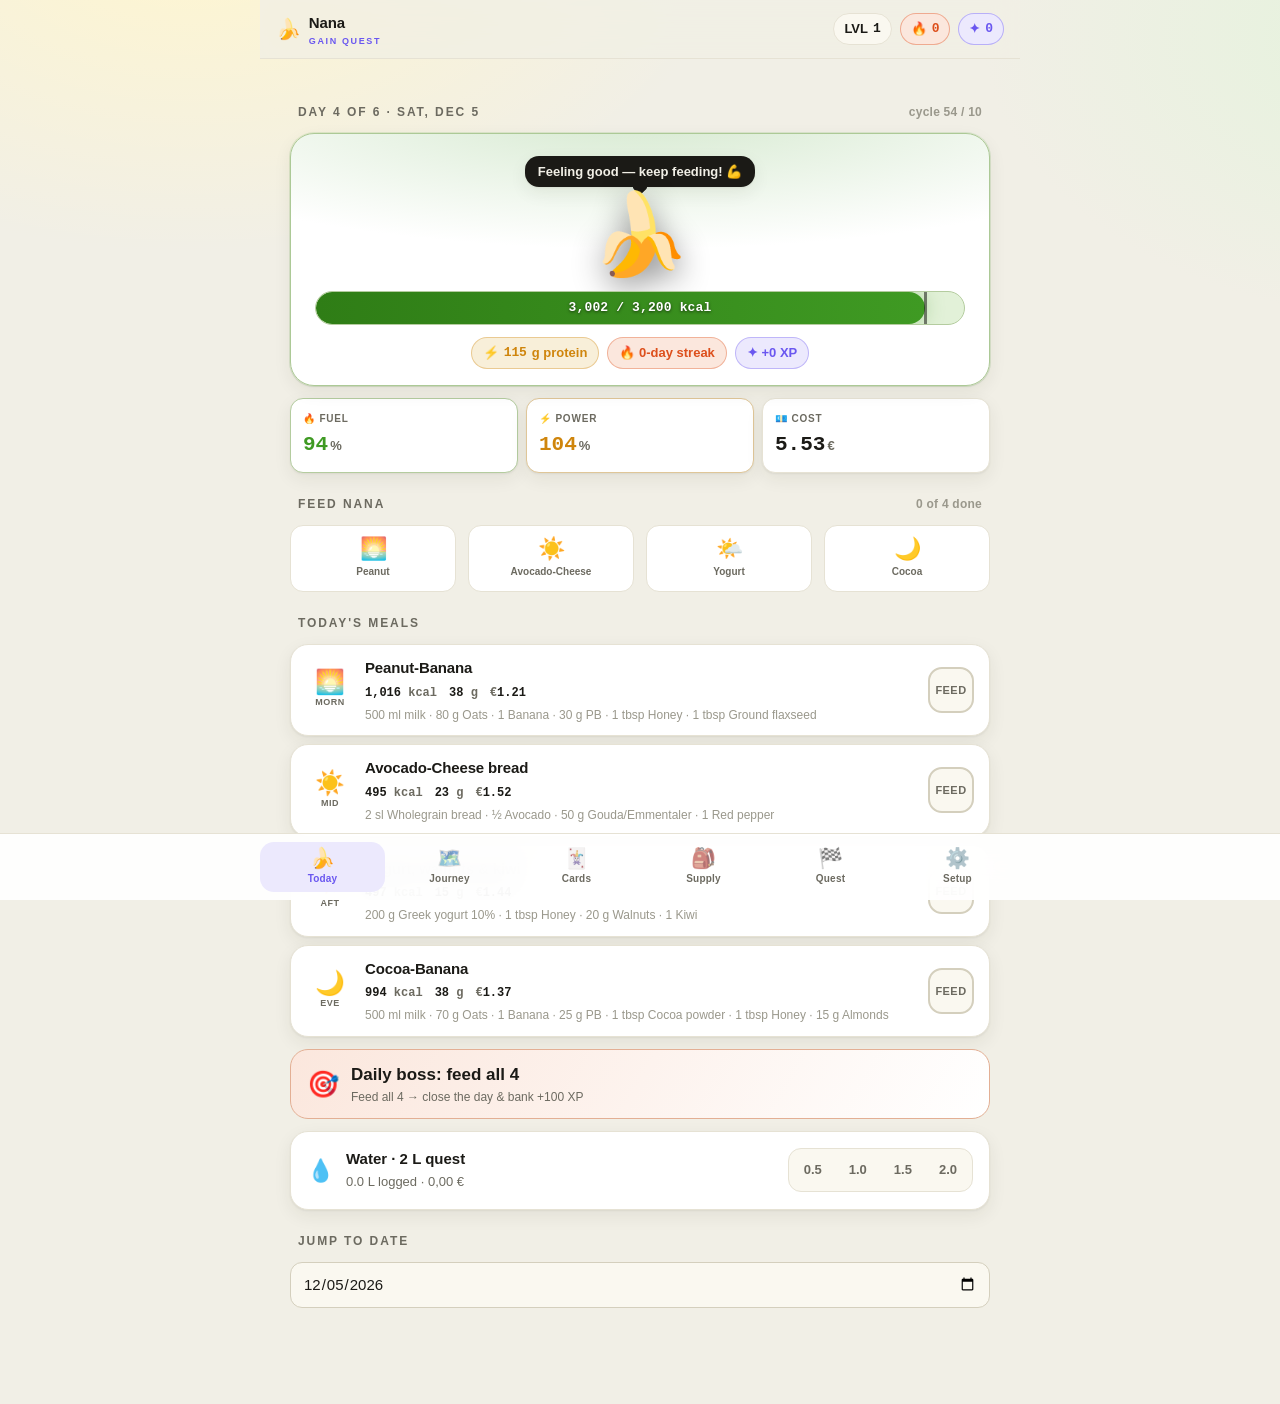
<file: monthly-weight-gain.html>
<!doctype html>
<html lang="en">
<head>
<meta charset="utf-8">
<meta name="viewport" content="width=device-width, initial-scale=1">
<meta name="theme-color" content="#0e1016">
<title>Nana · Gain Quest</title>
<style>
/* ============================================================================
 * NANA — GAIN QUEST · design system (inlined from design/design-system.css)
 * Self-contained. System fonts only. Dark-first (hero) + light + print.
 * ==========================================================================*/
:root{
  --bg:#0e1016;
  --bg-glow1:#1a1430; --bg-glow2:#0c2018;
  --panel:#171a23; --panel-2:#1f2330; --panel-3:#252a3a;
  --line:#2b3040; --line-2:#3a4055;
  --ink:#eef1f7; --mut:#9aa3b8; --faint:#6b7280;
  --energy:#7bd154; --energy-d:#4ea832; --energy-weak:#16291320; --energy-glow:rgba(123,209,84,.45);
  --energy-fill:#15291a;
  --power:#ffb13d; --power-d:#e0902a; --power-fill:#2a2412;
  --player:#8b7bff; --player-d:#6a57f0; --player-fill:#211d3a;
  --flame:#ff6a3d; --flame-fill:#2a1612;
  --water:#39a9d4; --water-fill:#10242c;
  --banana:#ffd23f;
  --radius:18px; --radius-sm:13px; --radius-lg:24px; --radius-pill:999px;
  --s1:4px; --s2:8px; --s3:12px; --s4:16px; --s5:22px; --s6:30px; --s7:44px;
  --t-xs:12px; --t-sm:13px; --t-md:15px; --t-lg:17px; --t-xl:21px; --t-2xl:27px; --t-3xl:36px; --t-4xl:46px;
  --sans:-apple-system,BlinkMacSystemFont,"Segoe UI",Roboto,Helvetica,Arial,sans-serif;
  --mono:ui-monospace,"SF Mono",SFMono-Regular,Menlo,Consolas,"Liberation Mono",monospace;
  --shadow:0 2px 4px rgba(0,0,0,.3),0 8px 24px rgba(0,0,0,.35);
  --shadow-up:0 12px 40px rgba(0,0,0,.5);
  --tap:46px;
  color-scheme:dark;
}
@media (prefers-color-scheme:light){
  :root{
    --bg:#f1efe6;
    --bg-glow1:#fff6cf; --bg-glow2:#e4f3dc;
    --panel:#ffffff; --panel-2:#faf8f0; --panel-3:#f1eee2;
    --line:#e6e2d4; --line-2:#d4cfbd;
    --ink:#1b1a16; --mut:#6c6a60; --faint:#9a988c;
    --energy:#3f9a23; --energy-d:#2f7d16; --energy-weak:#e7f3df; --energy-glow:rgba(63,154,35,.35);
    --energy-fill:#e2f1d8;
    --power:#cf850c; --power-d:#a86a06; --power-fill:#f8efd9;
    --player:#6a57f0; --player-d:#5340d4; --player-fill:#ece9fd;
    --flame:#dd4f1c; --flame-fill:#fbe7dd;
    --water:#1f86ab; --water-fill:#dff0f6;
    --banana:#e7ad00;
    --shadow:0 1px 2px rgba(40,36,20,.06),0 6px 18px rgba(40,36,20,.07);
    --shadow-up:0 14px 40px rgba(40,36,20,.16);
    color-scheme:light;
  }
}
*{box-sizing:border-box}
html{-webkit-text-size-adjust:100%}
body{
  margin:0;font-family:var(--sans);font-size:var(--t-md);line-height:1.5;
  color:var(--ink);background:var(--bg);
  background-image:radial-gradient(900px 540px at 15% -8%,var(--bg-glow1) 0,transparent 60%),
                   radial-gradient(820px 520px at 112% 4%,var(--bg-glow2) 0,transparent 55%);
  background-attachment:fixed;
  -webkit-font-smoothing:antialiased;
}
h1,h2,h3,h4,p{margin:0}
button{font:inherit;color:inherit;cursor:pointer}
input,select,button{font-family:inherit}
.num{font-family:var(--mono);font-variant-numeric:tabular-nums;letter-spacing:-.01em}
.row{display:flex;align-items:center;gap:var(--s2)}
.spacer{margin-left:auto}
.app{max-width:520px;margin:0 auto;min-height:100vh;position:relative;display:flex;flex-direction:column}
.screen{flex:1;padding:var(--s4) var(--s4) calc(96px + env(safe-area-inset-bottom))}
.section-title{font-size:var(--t-xs);font-weight:900;letter-spacing:.16em;text-transform:uppercase;color:var(--mut);margin:var(--s5) var(--s2) var(--s3);display:flex;align-items:center;gap:8px}
.section-title .spacer{font-weight:700;letter-spacing:.02em;text-transform:none;color:var(--faint);font-size:var(--t-xs)}
.hint{color:var(--mut);font-size:var(--t-sm)}
.caption{color:var(--faint);font-size:var(--t-xs)}
.hud{position:sticky;top:0;z-index:30;display:flex;align-items:center;gap:var(--s3);padding:calc(env(safe-area-inset-top) + 12px) var(--s4) 12px;background:color-mix(in srgb,var(--bg) 82%,transparent);-webkit-backdrop-filter:saturate(1.5) blur(14px);backdrop-filter:saturate(1.5) blur(14px);border-bottom:1px solid var(--line)}
.hud__brand{display:flex;align-items:center;gap:8px;font-weight:900;letter-spacing:-.01em}
.hud__brand .mk{font-size:20px;line-height:1}
.hud__brand .nm{font-size:var(--t-md)}
.hud__brand .nm small{display:block;font-size:9px;font-weight:800;letter-spacing:.18em;color:var(--player);text-transform:uppercase;line-height:1;margin-top:2px}
.hud__stats{margin-left:auto;display:flex;align-items:center;gap:var(--s2)}
.hud-chip{display:inline-flex;align-items:center;gap:5px;padding:5px 10px;border-radius:var(--radius-pill);font-size:var(--t-sm);font-weight:900;border:1px solid var(--line);background:var(--panel)}
.hud-chip .num{font-size:var(--t-sm)}
.hud-chip--streak{background:var(--flame-fill);border-color:color-mix(in srgb,var(--flame) 40%,transparent);color:var(--flame)}
.hud-chip--xp{background:var(--player-fill);border-color:color-mix(in srgb,var(--player) 40%,transparent);color:var(--player)}
.hud-chip--lvl{background:var(--panel-2)}
.tabbar{position:fixed;left:0;right:0;bottom:0;z-index:40;display:flex;justify-content:center;gap:2px;padding:8px max(12px,env(safe-area-inset-left)) calc(8px + env(safe-area-inset-bottom));background:color-mix(in srgb,var(--panel) 92%,transparent);-webkit-backdrop-filter:saturate(1.6) blur(18px);backdrop-filter:saturate(1.6) blur(18px);border-top:1px solid var(--line)}
.tabbar__inner{display:flex;gap:2px;width:100%;max-width:520px}
.tab{flex:1 1 0;display:flex;flex-direction:column;align-items:center;gap:3px;min-height:var(--tap);padding:6px 2px;border:0;border-radius:14px;background:transparent;color:var(--mut);text-decoration:none;font-size:10px;font-weight:800;letter-spacing:.02em}
.tab .ic{font-size:20px;line-height:1;filter:grayscale(.4);opacity:.7}
.tab:hover{color:var(--ink);background:var(--panel-2)}
.tab[aria-current="page"]{color:var(--player);background:var(--player-fill)}
.tab[aria-current="page"] .ic{filter:none;opacity:1}
.panel{background:var(--panel);border:1px solid var(--line);border-radius:var(--radius);box-shadow:var(--shadow)}
.panel+.panel{margin-top:var(--s3)}
.panel__pad{padding:var(--s4)}
.panel__head{display:flex;align-items:center;gap:var(--s2);padding:var(--s4) var(--s4) 0}
.panel__title{font-size:var(--t-lg);font-weight:900;letter-spacing:-.01em}
.panel__foot{display:flex;align-items:center;gap:var(--s2);padding:var(--s3) var(--s4);border-top:1px solid var(--line);background:var(--panel-2);border-radius:0 0 var(--radius) var(--radius)}
.mascot{position:relative;text-align:center;overflow:hidden;border-radius:var(--radius-lg);padding:var(--s5) var(--s4) var(--s4);background:radial-gradient(130% 90% at 50% -10%,color-mix(in srgb,var(--energy) 22%,var(--panel)) 0,var(--panel) 62%);border:1px solid color-mix(in srgb,var(--energy) 35%,var(--line));box-shadow:var(--shadow),0 0 0 1px color-mix(in srgb,var(--energy) 12%,transparent)}
.mascot.is-warn{background:radial-gradient(130% 90% at 50% -10%,color-mix(in srgb,var(--power) 22%,var(--panel)) 0,var(--panel) 62%);border-color:color-mix(in srgb,var(--power) 35%,var(--line))}
.mascot__speech{display:inline-block;background:var(--ink);color:var(--bg);font-size:var(--t-sm);font-weight:900;padding:6px 13px;border-radius:14px;position:relative;margin-bottom:var(--s2);box-shadow:var(--shadow)}
.mascot__speech:after{content:"";position:absolute;left:50%;bottom:-6px;transform:translateX(-50%) rotate(45deg);width:11px;height:11px;background:var(--ink);border-radius:2px}
.mascot__buddy{font-size:80px;line-height:1;display:block;filter:drop-shadow(0 10px 16px rgba(0,0,0,.45));animation:nana-bob 2.8s ease-in-out infinite}
@keyframes nana-bob{0%,100%{transform:translateY(0) rotate(-3deg)}50%{transform:translateY(-9px) rotate(3deg)}}
@media (prefers-reduced-motion:reduce){.mascot__buddy{animation:none}}
.fuelbar{position:relative;height:34px;border-radius:var(--radius-pill);background:var(--energy-fill);border:1px solid color-mix(in srgb,var(--energy) 30%,var(--line));overflow:hidden;margin:var(--s4) var(--s2) 0}
.fuelbar__fill{position:absolute;inset:0 auto 0 0;height:100%;border-radius:var(--radius-pill);background:linear-gradient(90deg,var(--energy-d),var(--energy));box-shadow:0 0 20px var(--energy-glow)}
.fuelbar__fill--warn{background:linear-gradient(90deg,var(--power-d),var(--power));box-shadow:none}
.fuelbar__label{position:absolute;inset:0;display:grid;place-content:center;font-family:var(--mono);font-size:var(--t-sm);font-weight:900;color:#fff;text-shadow:0 1px 3px rgba(0,0,0,.6);letter-spacing:.01em}
.fuelbar__target{position:absolute;top:-3px;bottom:-3px;width:3px;background:var(--ink);opacity:.55;border-radius:2px}
.fuelbar--sm{height:14px;margin:var(--s2) 0 0}
.fuelbar--sm .fuelbar__label{font-size:10px}
.pills{display:flex;justify-content:center;flex-wrap:wrap;gap:var(--s2);margin-top:var(--s3)}
.pill{display:inline-flex;align-items:center;gap:5px;padding:5px 11px;border-radius:var(--radius-pill);font-size:var(--t-sm);font-weight:900;border:1px solid transparent}
.pill .num{font-size:var(--t-sm)}
.pill--energy{background:var(--energy-fill);color:var(--energy);border-color:color-mix(in srgb,var(--energy) 35%,transparent)}
.pill--power{background:var(--power-fill);color:var(--power);border-color:color-mix(in srgb,var(--power) 35%,transparent)}
.pill--player{background:var(--player-fill);color:var(--player);border-color:color-mix(in srgb,var(--player) 35%,transparent)}
.pill--flame{background:var(--flame-fill);color:var(--flame);border-color:color-mix(in srgb,var(--flame) 35%,transparent)}
.pill--water{background:var(--water-fill);color:var(--water);border-color:color-mix(in srgb,var(--water) 35%,transparent)}
.pill--ghost{background:var(--panel-2);color:var(--mut);border-color:var(--line)}
.tiles{display:grid;grid-template-columns:repeat(3,1fr);gap:var(--s2);margin-top:var(--s3)}
.tile{background:var(--panel);border:1px solid var(--line);border-radius:var(--radius-sm);padding:var(--s3);box-shadow:var(--shadow)}
.tile__label{font-size:10px;font-weight:900;letter-spacing:.08em;text-transform:uppercase;color:var(--mut);display:flex;align-items:center;gap:5px}
.tile__value{font-size:var(--t-xl);font-weight:900;font-family:var(--mono);margin-top:3px}
.tile__value .u{font-size:var(--t-sm);color:var(--mut);font-family:var(--sans);margin-left:2px}
.tile--energy{border-color:color-mix(in srgb,var(--energy) 30%,var(--line))}
.tile--energy .tile__value{color:var(--energy)}
.tile--power{border-color:color-mix(in srgb,var(--power) 30%,var(--line))}
.tile--power .tile__value{color:var(--power)}
.feedgrid{display:grid;grid-template-columns:repeat(4,1fr);gap:var(--s2)}
.feedslot{display:flex;flex-direction:column;align-items:center;gap:4px;padding:var(--s3) var(--s1);min-height:var(--tap);background:var(--panel);border:1px solid var(--line);border-radius:var(--radius-sm);color:var(--mut);text-align:center}
.feedslot .ic{font-size:22px;line-height:1}
.feedslot .nm{font-size:10px;font-weight:800}
.feedslot.is-fed{background:var(--energy-fill);border-color:var(--energy-d);color:var(--energy)}
.feedslot.is-fed .nm:after{content:" ✓"}
.feed-card{display:flex;gap:var(--s3);align-items:center;padding:var(--s3) var(--s3) var(--s3) var(--s4);background:var(--panel);border:1px solid var(--line);border-radius:var(--radius);box-shadow:var(--shadow);transition:border-color .15s,background .15s,transform .05s}
.feed-card+.feed-card{margin-top:var(--s2)}
.feed-card__slot{display:flex;flex-direction:column;align-items:center;gap:2px;width:46px;flex:0 0 46px}
.feed-card__icon{font-size:24px;line-height:1}
.feed-card__time{font-size:9px;font-weight:900;letter-spacing:.06em;text-transform:uppercase;color:var(--mut)}
.feed-card__body{flex:1;min-width:0}
.feed-card__name{font-size:var(--t-md);font-weight:800;letter-spacing:-.01em}
.feed-card__macros{display:flex;flex-wrap:wrap;gap:var(--s3);margin-top:4px}
.feed-card__macros span{font-size:var(--t-xs);color:var(--mut);font-weight:700;font-family:var(--mono)}
.feed-card__macros b{color:var(--ink)}
.feed-card__ings{font-size:var(--t-xs);color:var(--faint);margin-top:5px;line-height:1.4}
.feed-card.is-done{background:var(--panel-2)}
.feed-card.is-done .feed-card__name{color:var(--mut);text-decoration:line-through;text-decoration-color:var(--line-2)}
.feedbtn{appearance:none;-webkit-appearance:none;flex:0 0 auto;width:var(--tap);height:var(--tap);border-radius:14px;border:2px solid var(--line-2);background:var(--panel-2);display:grid;place-content:center;position:relative;font-size:11px;font-weight:900;letter-spacing:.04em;color:var(--mut);text-transform:uppercase;transition:background .15s,border-color .15s,transform .06s}
.feedbtn:before{content:"FEED"}
.feedbtn:hover{border-color:var(--energy);color:var(--energy)}
.feedbtn:active{transform:scale(.94)}
.feedbtn:checked{background:var(--energy);border-color:var(--energy);color:#06210a}
.feedbtn:checked:before{content:"✓";font-size:24px}
.feedbtn:focus-visible{outline:3px solid var(--player-fill);outline-offset:2px}
.feedbtn--sm{width:36px;height:36px;border-radius:11px}
.feedbtn--sm:before{content:""}
.feedbtn--sm:checked:before{content:"✓";font-size:18px}
.streak{display:flex;align-items:center;gap:var(--s3);margin-top:var(--s3);padding:var(--s3) var(--s4);border-radius:var(--radius);background:linear-gradient(120deg,var(--flame-fill),var(--panel));border:1px solid color-mix(in srgb,var(--flame) 35%,var(--line))}
.streak__flame{font-size:26px;line-height:1}
.streak__body b{font-size:var(--t-lg);font-weight:900}
.streak__body span{display:block;font-size:var(--t-xs);color:var(--mut)}
.btn{display:inline-flex;align-items:center;justify-content:center;gap:var(--s2);min-height:var(--tap);padding:0 var(--s4);border-radius:14px;border:1px solid var(--line-2);background:var(--panel-2);color:var(--ink);font-size:var(--t-md);font-weight:800;text-decoration:none;transition:background .15s,border-color .15s,transform .05s}
.btn:hover{border-color:var(--player);background:var(--panel-3)}
.btn:active{transform:translateY(1px)}
.btn--primary{background:var(--player);border-color:var(--player);color:#fff}
.btn--primary:hover{background:var(--player-d);border-color:var(--player-d)}
.btn--energy{background:var(--energy);border-color:var(--energy);color:#06210a}
.btn--energy:hover{filter:brightness(1.05)}
.btn--ghost{background:transparent;border-color:transparent;color:var(--player)}
.btn--ghost:hover{background:var(--player-fill);border-color:transparent}
.btn--danger{color:var(--flame);border-color:color-mix(in srgb,var(--flame) 45%,var(--line-2));background:var(--panel-2)}
.btn--danger:hover{background:var(--flame-fill);border-color:var(--flame)}
.btn--sm{min-height:38px;padding:0 var(--s3);font-size:var(--t-sm);border-radius:11px}
.btn--block{width:100%}
.btn-row{display:flex;gap:var(--s2);flex-wrap:wrap}
.toggle{display:inline-flex;padding:3px;gap:3px;background:var(--panel-2);border:1px solid var(--line);border-radius:13px}
.toggle button{min-height:36px;padding:0 var(--s3);border:0;border-radius:10px;background:transparent;color:var(--mut);font-size:var(--t-sm);font-weight:800}
.toggle button[aria-pressed="true"]{background:var(--player);color:#fff;box-shadow:var(--shadow)}
.journey{display:flex;flex-direction:column;gap:0;position:relative;padding:var(--s2) 0}
.stop{display:flex;gap:var(--s3);position:relative;padding-bottom:var(--s3)}
.stop__rail{display:flex;flex-direction:column;align-items:center;flex:0 0 46px}
.stop__node{width:46px;height:46px;border-radius:15px;flex:0 0 auto;display:grid;place-content:center;font-family:var(--mono);font-weight:900;font-size:var(--t-md);background:var(--panel);border:2px solid var(--line-2);color:var(--mut);z-index:1}
.stop__line{flex:1;width:3px;background:var(--line);border-radius:2px;margin:4px 0 -4px}
.stop:last-child .stop__line{display:none}
.stop.is-current .stop__node{background:var(--player);border-color:var(--player);color:#fff;box-shadow:0 0 0 4px var(--player-fill)}
.stop.is-done .stop__node{background:var(--energy-fill);border-color:var(--energy-d);color:var(--energy)}
.stop.is-done .stop__line{background:var(--energy-d)}
.stop__card{flex:1;min-width:0;margin-bottom:var(--s2);background:var(--panel);border:1px solid var(--line);border-radius:var(--radius);padding:var(--s3) var(--s4);box-shadow:var(--shadow)}
.stop.is-current .stop__card{border-color:color-mix(in srgb,var(--player) 45%,var(--line));background:color-mix(in srgb,var(--player) 8%,var(--panel))}
.stop__top{display:flex;align-items:baseline;gap:var(--s2);margin-bottom:6px}
.stop__day{font-weight:900;font-size:var(--t-md)}
.stop__meals{font-size:var(--t-xs);color:var(--mut);line-height:1.5}
.stop__meals b{color:var(--ink);font-weight:700}
.stop__stats{display:flex;gap:var(--s2);margin-top:var(--s2);flex-wrap:wrap}
.fuelcard{border-radius:var(--radius-lg);overflow:hidden;box-shadow:var(--shadow);border:1px solid color-mix(in srgb,var(--player) 30%,var(--line));background:var(--panel);margin-bottom:var(--s3)}
.fuelcard__top{display:flex;align-items:center;gap:var(--s3);padding:var(--s4);background:linear-gradient(120deg,var(--player-fill),var(--panel));border-bottom:1px solid var(--line)}
.fuelcard__emoji{font-size:30px;line-height:1}
.fuelcard__id{font-family:var(--mono);font-size:11px;font-weight:900;color:var(--player);letter-spacing:.1em}
.fuelcard__name{font-size:var(--t-lg);font-weight:900;letter-spacing:-.01em}
.fuelcard__rarity{margin-left:auto}
.fuelcard__body{padding:var(--s3) var(--s4)}
.fuelcard__foot{display:flex;align-items:center;gap:var(--s2);padding:var(--s3) var(--s4);background:var(--panel-2);border-top:1px solid var(--line)}
.fuelcard__foot .total{margin-left:auto;font-weight:900;font-size:var(--t-lg);font-family:var(--mono)}
.ing-row{display:grid;grid-template-columns:1fr 70px auto 1fr 34px;align-items:center;gap:var(--s2);padding:var(--s2) 0;border-bottom:1px solid var(--line)}
.ing-row:last-of-type{border-bottom:0}
.ing-row .ing-stats{text-align:right;font-family:var(--mono);font-size:var(--t-xs);color:var(--mut)}
.ing-row .ing-stats b{color:var(--ink);font-weight:800}
.ing-unit{font-size:var(--t-sm);color:var(--mut)}
.ing-remove{width:34px;height:34px;border-radius:10px;border:1px solid transparent;background:transparent;color:var(--faint);font-size:16px;line-height:1}
.ing-remove:hover{background:var(--flame-fill);color:var(--flame)}
.ing-add{display:inline-flex;align-items:center;gap:var(--s2);margin-top:var(--s2);min-height:40px;padding:0 var(--s3);border:1px dashed var(--line-2);border-radius:12px;background:transparent;color:var(--player);font-weight:800;font-size:var(--t-sm)}
.ing-add:hover{background:var(--player-fill);border-style:solid}
.field{display:flex;flex-direction:column;gap:6px}
.field__label{font-size:var(--t-sm);font-weight:800;color:var(--mut)}
.field__hint{font-size:var(--t-xs);color:var(--faint)}
.input,select.input{min-height:var(--tap);padding:0 var(--s3);border:1px solid var(--line-2);border-radius:12px;background:var(--panel-2);color:var(--ink);font-size:var(--t-md);width:100%}
select.input{-webkit-appearance:none;appearance:none;padding-right:32px;background-image:linear-gradient(45deg,transparent 50%,var(--mut) 50%),linear-gradient(135deg,var(--mut) 50%,transparent 50%);background-position:calc(100% - 16px) center,calc(100% - 11px) center;background-size:5px 5px,5px 5px;background-repeat:no-repeat}
.input:focus,select.input:focus{outline:none;border-color:var(--player);box-shadow:0 0 0 3px var(--player-fill)}
.input.num{text-align:right}
.ing-row .input{min-height:38px}
.ing-row .input.num{text-align:right}
.field-grid{display:grid;grid-template-columns:1fr 1fr;gap:var(--s3) var(--s4)}
.field-grid .field--wide{grid-column:1/-1}
.cell-input{width:100%;text-align:right;border:1px solid var(--line-2);border-radius:9px;background:var(--panel-2);color:inherit;font-family:var(--mono);font-variant-numeric:tabular-nums;font-size:var(--t-xs);padding:6px 8px;min-height:34px}
.cell-name{width:100%;text-align:left;font-family:var(--sans);font-weight:700;font-size:var(--t-xs);padding-left:8px;padding-right:6px}
.grouptog{width:34px;height:32px;border:1px solid var(--line-2);border-radius:9px;background:var(--panel-2);font-size:15px;line-height:1;padding:0}
.grouptog:hover{border-color:var(--player)}
.fuelcard__nameinput{width:100%;border:1px solid transparent;border-radius:9px;background:transparent;color:var(--ink);font-family:var(--sans);font-size:var(--t-lg);font-weight:900;letter-spacing:-.01em;padding:3px 6px;margin:-3px -6px}
.fuelcard__nameinput:hover{border-color:var(--line-2);background:var(--panel-2)}
.fuelcard__nameinput:focus{outline:none;border-color:var(--player);background:var(--panel);box-shadow:0 0 0 3px var(--player-fill)}
.cell-input:hover{border-color:var(--player);background:var(--panel-3)}
.cell-input:focus{outline:none;border-color:var(--player);background:var(--panel);box-shadow:0 0 0 3px var(--player-fill)}
.codex{width:100%;border-collapse:collapse;font-size:var(--t-xs);table-layout:fixed}
.codex th{text-align:right;font-size:9px;font-weight:900;letter-spacing:.02em;text-transform:uppercase;color:var(--mut);padding:var(--s2) 2px;border-bottom:1px solid var(--line)}
.codex th:first-child{text-align:left}
.codex td{padding:2px 2px;border-bottom:1px solid var(--line);text-align:right}
.codex td:first-child{text-align:left;font-weight:700;padding-left:2px;font-size:var(--t-xs);line-height:1.25}
.codex td.u{color:var(--faint);font-size:10px}
.codex th:first-child,.codex td:first-child{width:24%}
.codex th:nth-child(2),.codex td:nth-child(2){width:42px;text-align:center}
.codex th:nth-child(n+3):nth-child(-n+6),.codex td:nth-child(n+3):nth-child(-n+6){width:auto}
.codex th:last-child,.codex td:last-child{width:38px;text-align:center}
.codex tr:last-child td{border-bottom:0}
.loot-head{display:flex;align-items:center;gap:var(--s3);padding:var(--s3) var(--s4);border-radius:var(--radius) var(--radius) 0 0;border:1px solid var(--line);border-bottom:0}
.loot-head .ic{font-size:22px}
.loot-head .nm{font-weight:900;font-size:var(--t-md)}
.loot-head .sub{font-size:var(--t-xs);color:var(--mut)}
.loot-head--fresh{background:linear-gradient(120deg,var(--energy-fill),var(--panel))}
.loot-head--pantry{background:linear-gradient(120deg,var(--power-fill),var(--panel))}
.loot-head--water{background:linear-gradient(120deg,var(--water-fill),var(--panel))}
.loot-head .price{margin-left:auto;font-family:var(--mono);font-weight:900;font-size:var(--t-lg)}
.loot-list{border:1px solid var(--line);border-radius:0 0 var(--radius) var(--radius);overflow:hidden;background:var(--panel);box-shadow:var(--shadow);margin-bottom:var(--s3)}
.loot{display:flex;align-items:center;gap:var(--s3);padding:var(--s3) var(--s4);border-bottom:1px solid var(--line)}
.loot:last-child{border-bottom:0}
.loot__body{flex:1;min-width:0}
.loot__name{font-weight:700;font-size:var(--t-sm)}
.loot__need{font-size:var(--t-xs);color:var(--faint);font-family:var(--mono)}
.loot__pack{font-size:var(--t-xs);font-weight:800;color:var(--mut);background:var(--panel-2);border:1px solid var(--line);padding:3px 8px;border-radius:var(--radius-pill);white-space:nowrap}
.loot__price{font-family:var(--mono);font-weight:800;font-size:var(--t-sm);width:54px;text-align:right}
.loot.is-checked{background:var(--panel-2)}
.loot.is-checked .loot__name{color:var(--mut);text-decoration:line-through;text-decoration-color:var(--line-2)}
.treasury{background:linear-gradient(135deg,color-mix(in srgb,var(--energy) 14%,var(--panel)),var(--panel));border:1px solid color-mix(in srgb,var(--energy) 35%,var(--line));border-radius:var(--radius-lg);padding:var(--s4);box-shadow:var(--shadow)}
.treasury__row{display:flex;align-items:baseline;gap:var(--s2);font-size:var(--t-sm);color:var(--mut)}
.treasury__grand{display:flex;align-items:baseline;gap:var(--s2);margin-top:var(--s2)}
.treasury__grand b{font-size:var(--t-3xl);font-weight:900;font-family:var(--mono)}
.divider{height:1px;background:var(--line);border:0;margin:var(--s3) 0}
.qpath{display:flex;flex-direction:column}
.qstop{display:flex;gap:var(--s3);position:relative}
.qstop__rail{display:flex;flex-direction:column;align-items:center;flex:0 0 40px}
.qstop__node{width:40px;height:40px;border-radius:13px;display:grid;place-content:center;font-family:var(--mono);font-weight:900;font-size:var(--t-sm);background:var(--panel);border:2px solid var(--line-2);color:var(--mut);z-index:1}
.qstop__line{flex:1;width:3px;background:var(--line);min-height:14px}
.qstop:last-child .qstop__line{display:none}
.qstop.is-done .qstop__node{background:var(--energy);border-color:var(--energy);color:#06210a}
.qstop.is-done .qstop__line{background:var(--energy)}
.qstop__body{flex:1;padding-bottom:var(--s4)}
.qstop__title{font-weight:800;font-size:var(--t-md)}
.qstop__sub{font-size:var(--t-xs);color:var(--mut)}
.qstop__tag{display:inline-flex;align-items:center;gap:5px;margin-top:6px;font-size:var(--t-xs);font-weight:900;padding:3px 9px;border-radius:var(--radius-pill);background:var(--power-fill);color:var(--power);border:1px solid color-mix(in srgb,var(--power) 35%,transparent)}
.qstop__check{margin-left:auto}
.info{border:1px solid var(--line);border-left:4px solid var(--player);background:var(--panel-2);border-radius:var(--radius-sm);padding:var(--s4)}
.info h3{font-size:var(--t-md);font-weight:900;margin-bottom:6px}
.info ul{margin:6px 0 0;padding-left:18px;color:var(--mut);font-size:var(--t-sm)}
.info li{margin:4px 0}
.empty{text-align:center;color:var(--mut);padding:var(--s6) var(--s4);border:1px dashed var(--line-2);border-radius:var(--radius)}
.empty__icon{font-size:40px;display:block;margin-bottom:var(--s2);filter:grayscale(.3)}
/* ---- DESKTOP: roomier single column ------------------------------------- */
@media (min-width:800px){
  .app,.tabbar__inner{max-width:760px}
  .screen{padding:var(--s5) var(--s6) calc(96px + env(safe-area-inset-bottom))}
  .codex .cell-input{font-size:var(--t-sm)}
  .codex .cell-name{font-size:var(--t-sm)}
  .codex th{font-size:10px;letter-spacing:.04em}
  .feedgrid{gap:var(--s3)}
}
@media print{
  :root{--bg:#fff;--panel:#fff;--panel-2:#fff;--panel-3:#fff;--ink:#000;--mut:#444;--faint:#666;--line:#bbb;--line-2:#999;--shadow:none;--shadow-up:none;color-scheme:light}
  body{background:#fff;background-image:none}
  .hud,.tabbar,.toggle,.range-controls,.no-print{display:none!important}
  .app{max-width:none}.screen{padding:0}
  .loot-list,.treasury,.panel{box-shadow:none;break-inside:avoid}
  .print-only{display:block!important}
}
.print-only{display:none}
</style>
</head>
<body>
<div class="app" id="app"></div>
<script>
"use strict";
/* ============================================================================
 * NANA — GAIN QUEST · app logic (vanilla, single-file, localStorage-only)
 * Layers: SEED data → store → compute (+ gamification/water) → views → router
 * ==========================================================================*/

/* ---- SEED DATA (canonical, from design/seed-data.js) --------------------- */
const SEED_INGREDIENTS = {
  milk:        { name:"Whole milk 3.5%",      unit:"ml",   kcalPer:0.64, proteinPer:0.034, pricePer:0.0011,  pack:1000, packPrice:1.10, packLabel:"1 L carton", group:"fresh" },
  oats:        { name:"Oats",                 unit:"g",    kcalPer:3.70, proteinPer:0.13,  pricePer:0.00163, pack:500,  packPrice:0.81, packLabel:"500 g",      group:"pantry" },
  banana:      { name:"Banana",               unit:"each", kcalPer:105,  proteinPer:1.3,   pricePer:0.20,    pack:1,    packPrice:0.20, packLabel:"each",       group:"fresh" },
  peanutButter:{ name:"Peanut butter",        unit:"g",    kcalPer:5.88, proteinPer:0.25,  pricePer:0.00475, pack:1000, packPrice:4.75, packLabel:"1 kg jar",   group:"pantry" },
  honey:       { name:"Honey",                unit:"tbsp", kcalPer:64,   proteinPer:0.06,  pricePer:0.14,    pack:500,  packPrice:3.50, packLabel:"500 g",      group:"pantry" },
  flaxseed:    { name:"Ground flaxseed",      unit:"tbsp", kcalPer:55,   proteinPer:1.9,   pricePer:0.045,   pack:500,  packPrice:1.50, packLabel:"500 g",      group:"pantry" },
  blueberries: { name:"Frozen blueberries",   unit:"g",    kcalPer:0.57, proteinPer:0.007, pricePer:0.00698, pack:1000, packPrice:6.98, packLabel:"1 kg",       group:"pantry" },
  mixedBerries:{ name:"Frozen mixed berries", unit:"g",    kcalPer:0.50, proteinPer:0.009, pricePer:0.0056,  pack:1000, packPrice:5.60, packLabel:"1 kg",       group:"pantry" },
  walnuts:     { name:"Walnuts",              unit:"g",    kcalPer:6.54, proteinPer:0.15,  pricePer:0.014,   pack:700,  packPrice:9.80, packLabel:"700 g",      group:"pantry" },
  almonds:     { name:"Almonds",              unit:"g",    kcalPer:5.79, proteinPer:0.21,  pricePer:0.0125,  pack:400,  packPrice:5.00, packLabel:"400 g",      group:"pantry" },
  cocoa:       { name:"Cocoa powder",         unit:"tbsp", kcalPer:12,   proteinPer:1.0,   pricePer:0.06,    pack:250,  packPrice:1.50, packLabel:"250 g box",  group:"pantry" },
  greekYogurt: { name:"Greek yogurt 10%",     unit:"g",    kcalPer:1.30, proteinPer:0.058, pricePer:0.00358, pack:500,  packPrice:1.79, packLabel:"500 g",      group:"fresh" },
  gouda:       { name:"Gouda/Emmentaler",     unit:"g",    kcalPer:3.56, proteinPer:0.25,  pricePer:0.00853, pack:150,  packPrice:1.28, packLabel:"150 g",      group:"fresh" },
  bread:       { name:"Wholegrain bread",     unit:"slice",kcalPer:80,   proteinPer:4,     pricePer:0.07,    pack:20,   packPrice:1.40, packLabel:"loaf ≈20 sl",group:"fresh" },
  avocado:     { name:"Avocado",              unit:"each", kcalPer:240,  proteinPer:3,     pricePer:0.70,    pack:1,    packPrice:0.70, packLabel:"each",       group:"fresh" },
  kiwi:        { name:"Kiwi",                 unit:"each", kcalPer:42,   proteinPer:0.8,   pricePer:0.30,    pack:1,    packPrice:0.30, packLabel:"each",       group:"fresh" },
  orange:      { name:"Orange",               unit:"each", kcalPer:62,   proteinPer:1.2,   pricePer:0.30,    pack:1,    packPrice:0.30, packLabel:"each",       group:"fresh" },
  redPepper:   { name:"Red pepper",           unit:"each", kcalPer:37,   proteinPer:1.2,   pricePer:0.60,    pack:1,    packPrice:0.60, packLabel:"each",       group:"fresh" },
  cherryTom:   { name:"Cherry tomatoes",      unit:"g",    kcalPer:0.18, proteinPer:0.009, pricePer:0.006,   pack:250,  packPrice:1.50, packLabel:"250 g",      group:"fresh" },
  tuna:        { name:"Canned tuna",          unit:"can",  kcalPer:191,  proteinPer:42,    pricePer:0.90,    pack:1,    packPrice:0.90, packLabel:"can",        group:"fresh" },
  kidneyBeans: { name:"Kidney beans",         unit:"can",  kcalPer:215,  proteinPer:14,    pricePer:0.90,    pack:1,    packPrice:0.90, packLabel:"can",        group:"fresh" },
  oliveOil:    { name:"Olive oil (extra)",    unit:"tbsp", kcalPer:120,  proteinPer:0,     pricePer:0.10,    pack:750,  packPrice:5.00, packLabel:"750 ml",     group:"pantry" },
};
const SEED_RECIPES = {
  S1:   { name:"Peanut-Banana",     kind:"shake", emoji:"🥤", items:[["milk",500],["oats",80],["banana",1],["peanutButter",30],["honey",1],["flaxseed",1]] },
  S2:   { name:"Blueberry-Walnut",  kind:"shake", emoji:"🥤", items:[["milk",500],["oats",60],["blueberries",100],["peanutButter",30],["walnuts",25],["honey",1]] },
  S3:   { name:"Cocoa-Banana",      kind:"shake", emoji:"🥤", items:[["milk",500],["oats",70],["banana",1],["peanutButter",25],["cocoa",1],["honey",1],["almonds",15]] },
  S4:   { name:"Berry-Yogurt",      kind:"shake", emoji:"🥤", items:[["milk",300],["greekYogurt",150],["oats",60],["mixedBerries",100],["peanutButter",25],["honey",1],["flaxseed",1]] },
  A_mid:{ name:"Avocado-Cheese bread",  kind:"solid", emoji:"🥪", items:[["bread",2],["avocado",0.5],["gouda",50],["redPepper",1]] },
  A_aft:{ name:"Yogurt, walnuts & kiwi",kind:"solid", emoji:"🥣", items:[["greekYogurt",200],["honey",1],["walnuts",20],["kiwi",1]] },
  B_mid:{ name:"Tuna-bean salad",       kind:"solid", emoji:"🥗", items:[["tuna",1],["kidneyBeans",1],["oliveOil",1],["avocado",0.5]] },
  B_aft:{ name:"PB bread, banana & orange",kind:"solid", emoji:"🍞", items:[["bread",1],["peanutButter",20],["banana",1],["orange",1]] },
  C_mid:{ name:"Cheese-honey bread",    kind:"solid", emoji:"🧀", items:[["bread",3],["gouda",60],["avocado",0.5],["cherryTom",100]] },
  C_aft:{ name:"Yogurt, almonds & orange",kind:"solid", emoji:"🥣", items:[["greekYogurt",150],["honey",1],["almonds",25],["orange",1]] },
};
const SEED_ROTATION = [
  { morning:"S1", midday:"A_mid", afternoon:"A_aft", evening:"S2" },
  { morning:"S3", midday:"B_mid", afternoon:"B_aft", evening:"S1" },
  { morning:"S2", midday:"C_mid", afternoon:"C_aft", evening:"S4" },
  { morning:"S1", midday:"A_mid", afternoon:"A_aft", evening:"S3" },
  { morning:"S4", midday:"B_mid", afternoon:"B_aft", evening:"S2" },
  { morning:"S2", midday:"C_mid", afternoon:"C_aft", evening:"S1" },
];
const SEED_SETTINGS = {
  startDate:"2026-06-29", planDays:30,
  waterPerDayL:2, waterPricePerL:0.66,
  kcalTarget:[3000,3200], proteinTarget:110, budgetCap:270,
  shoppingByPack:true,
};
const SLOTS = ["morning","midday","afternoon","evening"];
const SLOT_META = {
  morning:  { icon:"🌅", time:"Morn" },
  midday:   { icon:"☀️", time:"Mid" },
  afternoon:{ icon:"🌤️", time:"Aft" },
  evening:  { icon:"🌙", time:"Eve" },
};
const CYCLE_TAGS = { 1:"🫙 full pantry stock-up", 5:"🫙 pantry top-up", 10:"🏆 final boss" };
const XP_PER_MEAL = 25, XP_BOSS_BONUS = 100;

/* ---- STORE --------------------------------------------------------------- */
const LS_KEY = "mwg.v1";
const SCHEMA_VERSION = 2;

function freshState(){
  return {
    version: SCHEMA_VERSION,
    ingredients: structuredClone(SEED_INGREDIENTS),
    recipes: structuredClone(SEED_RECIPES),
    rotation: structuredClone(SEED_ROTATION),
    settings: structuredClone(SEED_SETTINGS),
    checks: { meals:{}, cycles:{}, pantry:{ start:false, mid:false } },
    water: {},
    game: { xp:0 },
  };
}
function migrate(s){
  if(!s || typeof s!=="object") return freshState();
  if(!s.water) s.water = {};
  if(!s.game) s.game = { xp:0 };
  if(!s.checks) s.checks = { meals:{}, cycles:{}, pantry:{ start:false, mid:false } };
  if(!s.checks.meals) s.checks.meals = {};
  if(!s.checks.cycles) s.checks.cycles = {};
  if(!s.checks.pantry) s.checks.pantry = { start:false, mid:false };
  s.version = SCHEMA_VERSION;
  return s;
}
let state = load();
function load(){
  try{
    const raw = localStorage.getItem(LS_KEY);
    if(!raw) return freshState();
    const parsed = migrate(JSON.parse(raw));
    parsed.game.xp = totalXp(parsed);      // reconcile XP from history (idempotent)
    return parsed;
  }catch(e){ return freshState(); }
}
function persist(){
  try{ localStorage.setItem(LS_KEY, JSON.stringify(state)); }catch(e){}
}
function setState(fn){
  fn(state);
  state.game.xp = totalXp(state);          // keep XP in sync with checks
  persist();
  render();
}
function resetState(){ state = freshState(); persist(); render(); }

/* ---- DATE HELPERS -------------------------------------------------------- */
function todayISO(){ return toISO(new Date()); }
function toISO(d){
  return d.getFullYear()+"-"+String(d.getMonth()+1).padStart(2,"0")+"-"+String(d.getDate()).padStart(2,"0");
}
function parseISO(s){ const [y,m,d]=s.split("-").map(Number); return new Date(Date.UTC(y,m-1,d)); }
function daysBetween(aISO,bISO){ return Math.round((parseISO(bISO)-parseISO(aISO))/86400000); }
function addDaysISO(iso,n){ const d=parseISO(iso); d.setUTCDate(d.getUTCDate()+n); return toISO(d); }
function fmtDate(iso){
  const d=parseISO(iso);
  return d.toLocaleDateString(undefined,{weekday:"short",day:"numeric",month:"short",timeZone:"UTC"});
}

/* ---- FORMATTERS ---------------------------------------------------------- */
const eurFmt = new Intl.NumberFormat("de-DE",{style:"currency",currency:"EUR"});
function fmtEUR(n){ return eurFmt.format(n||0); }
function fmtNum(n){ return new Intl.NumberFormat("en-US").format(Math.round(n||0)); }
function esc(s){ return String(s).replace(/[&<>"']/g,c=>({"&":"&amp;","<":"&lt;",">":"&gt;",'"':"&quot;","'":"&#39;"}[c])); }

/* ---- COMPUTE: nutrition & cost ------------------------------------------- */
function ing(key){ return state.ingredients[key]; }
const MISSING_RECIPE={ name:"(empty slot)", kind:"shake", emoji:"⬚", items:[] };
function recipeOr(rk){ return state.recipes[rk]||MISSING_RECIPE; }
function recipeStats(rk){
  const r = state.recipes[rk];
  let kcal=0, protein=0, cost=0;
  if(r) for(const [k,q] of r.items){
    const g = ing(k); if(!g) continue;
    kcal += q*g.kcalPer; protein += q*g.proteinPer; cost += q*g.pricePer;
  }
  return { kcal, protein, cost };
}
function itemStats(k,q){ const g=ing(k); return g?{kcal:q*g.kcalPer,cost:q*g.pricePer}:{kcal:0,cost:0}; }
function ingList(rk){
  const r = state.recipes[rk]; if(!r) return "";
  return r.items.map(([k,q])=>{ const g=ing(k); if(!g) return ""; return prettyAmt(q,g.unit)+" "+shortName(g.name); }).filter(Boolean).join(" · ");
}
function shortName(n){ return n.replace(/ \(.*\)$/,"").replace("Whole milk 3.5%","milk").replace("Peanut butter","PB"); }
function prettyAmt(q,unit){
  if(unit==="each") return q===0.5?"½":String(q);
  if(unit==="slice") return q+" sl";
  if(unit==="can") return q+" can";
  if(unit==="tbsp") return q+" tbsp";
  return q+" "+unit;
}
function rotationDayFor(iso){
  const n = daysBetween(state.settings.startDate, iso);
  const len = state.rotation.length;
  return ((n % len)+len)%len; // 0..len-1
}
function mealsForDate(iso){ return state.rotation[rotationDayFor(iso)]; }
function dayStats(iso){
  const day = mealsForDate(iso);
  let kcal=0,protein=0,cost=0;
  for(const slot of SLOTS){ const s=recipeStats(day[slot]); kcal+=s.kcal; protein+=s.protein; cost+=s.cost; }
  const [kmin,kmax]=state.settings.kcalTarget;
  return { kcal, protein, cost,
    kcalInTarget: kcal>=kmin && kcal<=kmax,
    proteinInTarget: protein>=state.settings.proteinTarget };
}

/* ---- COMPUTE: gamification (all derived; only xp stored) ----------------- */
function fedMeals(iso, st){ const m=(st||state).checks.meals[iso]; if(!m) return 0; return SLOTS.reduce((a,s)=>a+(m[s]?1:0),0); }
function isFed(iso,slot){ const m=state.checks.meals[iso]; return !!(m&&m[slot]); }
function xpForDate(iso, st){ const fed=fedMeals(iso,st); return fed*XP_PER_MEAL + (fed===4?XP_BOSS_BONUS:0); }
function totalXp(st){ return Object.keys(st.checks.meals).reduce((a,iso)=>a+xpForDate(iso,st),0); }
function level(xp){ return Math.floor(Math.sqrt(xp/50))+1; }
function xpIntoLevel(xp){ const l=level(xp); const base=50*(l-1)*(l-1); return { into:xp-base, span:50*(l*l-(l-1)*(l-1)) }; }
function bossWins(st){ return Object.keys((st||state).checks.meals).filter(iso=>fedMeals(iso,st)===4).length; }
function streak(){
  // consecutive fully-fed days ending yesterday-or-today; today counts if fully fed
  let s=0, cur=todayISO();
  if(fedMeals(cur)<4) cur=addDaysISO(cur,-1);
  while(fedMeals(cur)===4){ s++; cur=addDaysISO(cur,-1); }
  return s;
}
function daysComplete(){
  const {startDate,planDays}=state.settings;
  let c=0;
  for(let i=0;i<planDays;i++){ if(fedMeals(addDaysISO(startDate,i))===4) c++; }
  return c;
}
function currentCycle(iso){ const n=daysBetween(state.settings.startDate,iso); if(n<0) return null; return Math.floor(n/3)+1; }
function rarity(kcal){ return kcal>=1000?{s:"★★★ epic fuel",cls:"pill--player"}:kcal>=600?{s:"★★ rare",cls:"pill--power"}:{s:"★ common",cls:"pill--ghost"}; }

/* ---- COMPUTE: water ------------------------------------------------------ */
function waterLoggedFor(iso){ return state.water[iso]||0; }
function logWater(iso,liters){ setState(s=>{ if(liters<=0) delete s.water[iso]; else s.water[iso]=liters; }); }

/* ---- COMPUTE: shopping --------------------------------------------------- */
function accumulate(fromISO,toISO){
  const totals={}; const days=daysBetween(fromISO,toISO)+1;
  for(let i=0;i<days;i++){
    const iso=addDaysISO(fromISO,i); const day=mealsForDate(iso);
    for(const slot of SLOTS){ const r=state.recipes[day[slot]]; if(!r) continue;
      for(const [k,q] of r.items){ totals[k]=(totals[k]||0)+q; } }
  }
  return { totals, days };
}
function lineFor(k,total,byPack){
  const g=ing(k);
  const packs=Math.ceil(total/g.pack);
  const cost = byPack ? packs*g.packPrice : total*g.pricePer;
  const packStr = g.pack===1 ? packs+(g.unit==="each"?" ea":g.unit==="can"?"":" "+g.unit)
                : (g.name==="Wholegrain bread"? packs+(packs>1?" loaves":" loaf") : packs+" × "+g.packLabel);
  return { key:k, name:g.name, total, unit:g.unit, packs, packLabel:g.packLabel, packStr, cost, group:g.group };
}
function shoppingList(fromISO,toISO){
  const byPack=state.settings.shoppingByPack;
  const { totals, days }=accumulate(fromISO,toISO);
  const fresh=[], pantry=[];
  for(const k of Object.keys(totals)){
    const line=lineFor(k,totals[k],byPack);
    (line.group==="fresh"?fresh:pantry).push(line);
  }
  fresh.sort((a,b)=>b.cost-a.cost); pantry.sort((a,b)=>b.cost-a.cost);
  const liters=days*state.settings.waterPerDayL;
  const water={ liters, cost:liters*state.settings.waterPricePerL };
  const total=[...fresh,...pantry].reduce((a,l)=>a+l.cost,0)+water.cost;
  return { fresh, pantry, water, total, days };
}
function monthlyBudget(){
  // fresh = sum of 10 per-3-day runs (each pack-rounded); pantry = whole-month once; water = month.
  const {startDate,planDays,budgetCap}=state.settings;
  const byPack=state.settings.shoppingByPack;
  let freshCost=0;
  const runs=Math.ceil(planDays/3);
  for(let r=0;r<runs;r++){
    const f=addDaysISO(startDate,r*3), t=addDaysISO(startDate,Math.min(r*3+2,planDays-1));
    const {totals}=accumulate(f,t);
    for(const k of Object.keys(totals)){ if(ing(k).group==="fresh"){ freshCost+=lineFor(k,totals[k],byPack).cost; } }
  }
  const monthEnd=addDaysISO(startDate,planDays-1);
  const {totals}=accumulate(startDate,monthEnd);
  let pantryCost=0;
  for(const k of Object.keys(totals)){ if(ing(k).group==="pantry"){ pantryCost+=lineFor(k,totals[k],byPack).cost; } }
  const waterCost=planDays*state.settings.waterPerDayL*state.settings.waterPricePerL;
  const total=freshCost+pantryCost+waterCost;
  return { fresh:freshCost, pantry:pantryCost, water:waterCost, total, cap:budgetCap, buffer:budgetCap-total };
}

/* ============================================================================
 * VIEWS  — each returns an HTML string; reproduce mockup markup + classes.
 * ==========================================================================*/
function hud(){
  const xp=state.game.xp;
  return `<header class="hud">
    <div class="hud__brand"><span class="mk">🍌</span><span class="nm">Nana<small>Gain Quest</small></span></div>
    <div class="hud__stats">
      <span class="hud-chip hud-chip--lvl">LVL <span class="num">${level(xp)}</span></span>
      <span class="hud-chip hud-chip--streak">🔥 <span class="num">${streak()}</span></span>
      <span class="hud-chip hud-chip--xp">✦ <span class="num">${fmtNum(xp)}</span></span>
    </div>
  </header>`;
}
function tabbar(active){
  const tabs=[["today","🍌","Today"],["rotation","🗺️","Journey"],["recipes","🃏","Cards"],
    ["shopping","🎒","Supply"],["tracker","🏁","Quest"],["settings","⚙️","Setup"]];
  return `<nav class="tabbar" aria-label="Screens"><div class="tabbar__inner">`+
    tabs.map(([h,ic,l])=>`<a class="tab" ${h===active?'aria-current="page"':''} href="#${h}"><span class="ic">${ic}</span>${l}</a>`).join("")+
    `</div></nav>`;
}
function screen(active, inner){ return hud()+`<main class="screen">${inner}</main>`+tabbar(active); }

/* ---- TODAY --------------------------------------------------------------- */
let viewDate = todayISO();
function viewToday(){
  const iso=viewDate;
  const d=dayStats(iso); const day=mealsForDate(iso);
  const rDay=rotationDayFor(iso)+1;
  const [kmin,kmax]=state.settings.kcalTarget;
  const fed=fedMeals(iso);
  const warn=!d.kcalInTarget;
  const fuelPct=Math.min(100,Math.round(d.kcal/kmax*100));
  const targetLeft=(kmin/kmax*100).toFixed(1);
  const powerPct=Math.round(d.protein/state.settings.proteinTarget*100);
  const toGo=Math.max(0,Math.round(kmin-d.kcal));
  const cyc=currentCycle(iso);
  const speech = warn
    ? (toGo>0?`${toGo} kcal to go — feed me! 🍌`:`Whoa, over target — easy tiger 😅`)
    : (fed===4?`Day complete! I'm stuffed 😋`:`Feeling good — keep feeding! 💪`);

  const feedgrid = SLOTS.map(s=>{
    const r=recipeOr(day[s]);
    return `<div class="feedslot ${isFed(iso,s)?'is-fed':''}"><span class="ic">${SLOT_META[s].icon}</span><span class="nm">${esc(shortLabel(r))}</span></div>`;
  }).join("");

  const cards = SLOTS.map(s=>{
    const rk=day[s]; const r=recipeOr(rk); const st=recipeStats(rk);
    return `<div class="feed-card ${isFed(iso,s)?'is-done':''}">
      <div class="feed-card__slot"><span class="feed-card__icon">${SLOT_META[s].icon}</span><span class="feed-card__time">${SLOT_META[s].time}</span></div>
      <div class="feed-card__body">
        <div class="feed-card__name">${esc(r.name)}</div>
        <div class="feed-card__macros"><span><b>${fmtNum(st.kcal)}</b> kcal</span><span><b>${Math.round(st.protein)}</b> g</span><span>€<b>${st.cost.toFixed(2)}</b></span></div>
        <div class="feed-card__ings">${esc(ingList(rk))}</div>
      </div>
      <input class="feedbtn" type="checkbox" ${isFed(iso,s)?'checked':''} aria-label="Feed ${s}" data-feed="${s}">
    </div>`;
  }).join("");

  const wl=waterLoggedFor(iso);
  const waterBtns=[0.5,1,1.5,2].map(v=>`<button data-water="${v}" aria-pressed="${wl===v}">${v.toFixed(1).replace(/\.0$/,v===0.5?"":".0")}</button>`).join("");

  return screen("today",
    `<div class="section-title">Day ${rDay} of ${state.rotation.length} · ${fmtDate(iso)}<span class="spacer">${cyc?`cycle ${cyc} / 10`:'pre-plan'}</span></div>
    <section class="mascot ${warn?'is-warn':''}">
      <div class="mascot__speech">${esc(speech)}</div>
      <div class="mascot__buddy">🍌</div>
      <div class="fuelbar">
        <div class="fuelbar__fill ${warn?'fuelbar__fill--warn':''}" style="width:${fuelPct}%"></div>
        <div class="fuelbar__target" style="left:${targetLeft}%"></div>
        <div class="fuelbar__label">${fmtNum(d.kcal)} / ${fmtNum(kmax)} kcal</div>
      </div>
      <div class="pills">
        <span class="pill pill--power">⚡ <span class="num">${Math.round(d.protein)}</span> g protein</span>
        <span class="pill pill--flame">🔥 ${streak()}-day streak</span>
        <span class="pill pill--player">✦ +${xpForDate(iso)} XP</span>
      </div>
    </section>
    <div class="tiles">
      <div class="tile tile--energy"><div class="tile__label">🔥 Fuel</div><div class="tile__value">${fuelPct}<span class="u">%</span></div></div>
      <div class="tile tile--power"><div class="tile__label">⚡ Power</div><div class="tile__value">${powerPct}<span class="u">%</span></div></div>
      <div class="tile"><div class="tile__label">💶 Cost</div><div class="tile__value">${d.cost.toFixed(2)}<span class="u">€</span></div></div>
    </div>
    <div class="section-title">Feed Nana<span class="spacer">${fed} of 4 done</span></div>
    <div class="feedgrid">${feedgrid}</div>
    <div class="section-title">${iso===todayISO()?"Today's meals":fmtDate(iso)+"'s meals"}</div>
    ${cards}
    <section class="streak">
      <span class="streak__flame">${fed===4?'🏆':'🎯'}</span>
      <div class="streak__body"><b>${fed===4?'Boss defeated! +'+XP_BOSS_BONUS+' XP':'Daily boss: '+(toGo>0?toGo+' kcal to go':'feed all 4')}</b><span>${fed===4?'Day closed — nice work.':'Feed all 4 → close the day & bank +'+XP_BOSS_BONUS+' XP'}</span></div>
    </section>
    <div class="panel" style="margin-top:var(--s3)">
      <div class="panel__pad row" style="flex-wrap:wrap;gap:var(--s3)">
        <span style="font-size:22px">💧</span>
        <div style="flex:1 1 100px"><div style="font-weight:800">Water · ${state.settings.waterPerDayL} L quest</div><span class="hint">${wl.toFixed(1)} L logged · ${fmtEUR(wl*state.settings.waterPricePerL)}</span></div>
        <div class="toggle" role="group" aria-label="Water">${waterBtns}</div>
      </div>
    </div>
    <div class="section-title">Jump to date</div>
    <input class="input" type="date" id="jumpDate" value="${iso}">
    ${iso!==todayISO()?`<button class="btn btn--ghost btn--sm" id="jumpToday" style="margin-top:8px">↩ Back to today</button>`:''}`
  );
}
function shortLabel(r){
  if(r.kind==="shake") return r.name.split("-")[0].slice(0,7);
  return r.name.split(/[ ,]/)[0];
}

/* ---- JOURNEY (rotation) -------------------------------------------------- */
function viewRotation(){
  const curDay=rotationDayFor(todayISO());
  const stops=state.rotation.map((day,i)=>{
    const meals=SLOTS.map(s=>`<b>${esc(recipeOr(day[s]).name)}</b>`).join(" · ");
    let kcal=0,protein=0,cost=0;
    for(const s of SLOTS){ const st=recipeStats(day[s]); kcal+=st.kcal;protein+=st.protein;cost+=st.cost; }
    const cls=i===curDay?'is-current':(i<curDay?'is-done':'');
    return `<div class="stop ${cls}">
      <div class="stop__rail"><div class="stop__node">${i+1}</div><div class="stop__line"></div></div>
      <div class="stop__card">
        <div class="stop__top"><span class="stop__day">Day ${i+1}</span>${i===curDay?'<span class="pill pill--player" style="padding:2px 8px">▶ today</span>':''}</div>
        <div class="stop__meals">${meals}</div>
        <div class="stop__stats">
          <span class="pill pill--energy">🔥 <span class="num">${fmtNum(kcal)}</span></span>
          <span class="pill pill--power">⚡ <span class="num">${Math.round(protein)}</span>g</span>
          <span class="pill pill--ghost">💶 ${fmtEUR(cost)}</span>
        </div>
      </div>
    </div>`;
  }).join("");
  return screen("rotation",
    `<div class="section-title">Journey · 6-stop loop<span class="spacer">repeats 5× → 30 days</span></div>
     <div class="journey">${stops}</div>
     <div class="info" style="margin-top:var(--s3)"><h3>How the loop works</h3><ul><li>Six days of meals repeat five times across the month.</li><li>Tuna-bean salad lands twice every six days.</li><li>Today's stop is highlighted; completed days turn green.</li></ul></div>`
  );
}

/* ---- CARDS (recipes + ingredient codex) ---------------------------------- */
function viewRecipes(){
  const cards=Object.keys(state.recipes).map(rk=>{
    const r=state.recipes[rk]; const st=recipeStats(rk); const rar=rarity(st.kcal);
    const rows=r.items.map(([k,q],idx)=>{
      const g=ing(k); const is=itemStats(k,q);
      const opts=Object.keys(state.ingredients).map(ik=>`<option value="${ik}" ${ik===k?'selected':''}>${esc(state.ingredients[ik].name)}</option>`).join("");
      return `<div class="ing-row">
        <select class="input" aria-label="Ingredient" data-recipe="${rk}" data-idx="${idx}" data-field="ingredient">${opts}</select>
        <input class="input num" value="${q}" inputmode="decimal" aria-label="Amount" data-recipe="${rk}" data-idx="${idx}" data-field="amount">
        <span class="ing-unit">${esc(g.unit)}</span>
        <span class="ing-stats"><b>${fmtNum(is.kcal)}</b> kcal · €${is.cost.toFixed(2)}</span>
        <button class="ing-remove" aria-label="Remove" data-recipe="${rk}" data-idx="${idx}" data-field="remove">✕</button>
      </div>`;
    }).join("");
    return `<section class="fuelcard">
      <div class="fuelcard__top">
        <span class="fuelcard__emoji">${r.emoji||"🍽️"}</span>
        <div style="flex:1;min-width:0"><div class="fuelcard__id">${rk} · ${r.kind.toUpperCase()}</div>
          <input class="fuelcard__nameinput" value="${esc(r.name)}" aria-label="Recipe name" data-recipe="${rk}" data-field="rename"></div>
        <span class="fuelcard__rarity pill ${rar.cls}">${rar.s}</span>
      </div>
      <div class="fuelcard__body">${rows}
        <button class="ing-add" data-recipe="${rk}" data-field="add">＋ add ingredient</button>
      </div>
      <div class="fuelcard__foot">
        <span class="pill pill--energy">🔥 <span class="num">${fmtNum(st.kcal)}</span> kcal</span>
        <span class="pill pill--power">⚡ <span class="num">${Math.round(st.protein)}</span>g</span>
        <span class="total">${fmtEUR(st.cost)}</span>
        <button class="ing-remove" title="Delete recipe" aria-label="Delete recipe" data-recipe="${rk}" data-field="delRecipe" style="margin-left:8px">🗑</button>
      </div>
    </section>`;
  }).join("");

  const codexRows=Object.keys(state.ingredients).map(k=>{
    const g=state.ingredients[k]; const perUnit=g.packPrice/g.pack;
    return `<tr>
      <td><input class="cell-input cell-name" value="${esc(g.name)}" data-ing="${k}" data-field="name" aria-label="Ingredient name"></td>
      <td class="u"><button class="grouptog" data-ing="${k}" data-field="group" title="fresh / pantry" aria-label="group">${g.group==="fresh"?"🛒":"🫙"}</button></td>
      <td><input class="cell-input" value="${g.kcalPer}" inputmode="decimal" data-ing="${k}" data-field="kcalPer" aria-label="kcal per unit"></td>
      <td><input class="cell-input" value="${g.proteinPer}" inputmode="decimal" data-ing="${k}" data-field="proteinPer" aria-label="protein per unit"></td>
      <td><input class="cell-input" value="${g.pack}" inputmode="decimal" data-ing="${k}" data-field="pack" aria-label="pack size"></td>
      <td><input class="cell-input" value="${g.packPrice}" inputmode="decimal" data-ing="${k}" data-field="packPrice" aria-label="pack price"></td>
      <td class="u"><button class="ing-remove" title="Delete ingredient" aria-label="Delete ingredient" data-ing="${k}" data-field="delIng">✕</button></td>
    </tr>`;
  }).join("");

  return screen("recipes",
    `<div class="section-title">Fuel cards · editable<span class="spacer">${Object.keys(state.recipes).length} collected</span></div>
     ${cards}
     <button class="btn btn--primary btn--block" id="newRecipe" style="margin-top:var(--s2)">＋ New fuel card</button>
     <div class="section-title">Ingredient codex<span class="spacer">✎ tap a value to edit</span></div>
     <div class="panel"><div class="panel__pad">
       <table class="codex">
         <thead><tr><th>✎ Item</th><th>Grp</th><th>✎ kcal/u</th><th>✎ prot/u</th><th>✎ Pack</th><th>✎ Pack €</th><th>del</th></tr></thead>
         <tbody>${codexRows}</tbody>
       </table>
       <button class="ing-add" id="newIngredient" style="margin-top:var(--s3)">＋ new ingredient</button>
     </div></div>
     <div class="info" style="margin-top:var(--s3)"><h3>Everything recomputes live</h3><ul><li>Boxed values (✎) are editable — change a price or kcal and the card totals, today's fuel bar, the supply run and treasury all update instantly.</li></ul></div>`
  );
}

/* ---- SUPPLY (shopping) --------------------------------------------------- */
let shopFrom = null, shopTo = null;
function viewShopping(){
  if(!shopFrom){ shopFrom=state.settings.startDate; shopTo=addDaysISO(state.settings.startDate,state.settings.planDays-1); }
  const list=shoppingList(shopFrom,shopTo);
  const byPack=state.settings.shoppingByPack;
  const freshTotal=list.fresh.reduce((a,l)=>a+l.cost,0);
  const pantryTotal=list.pantry.reduce((a,l)=>a+l.cost,0);

  const lootRows=lines=>lines.map(l=>`<div class="loot" data-loot="${esc(l.key)}" role="button" tabindex="0" title="tap to check off">
    <div class="loot__body"><div class="loot__name">${esc(l.name)}</div><div class="loot__need">${fmtNum(l.total)} ${esc(l.unit)} needed</div></div>
    <span class="loot__pack">${esc(l.packStr)}</span><span class="loot__price">${l.cost.toFixed(2)}</span></div>`).join("");

  return screen("shopping",
    `<div class="print-only" style="margin-bottom:12px"><strong>Supply run</strong> · ${fmtDate(shopFrom)} – ${fmtDate(shopTo)} · ${list.days} days</div>
    <div class="section-title">Supply run<span class="spacer">${fmtDate(shopFrom)} – ${fmtDate(shopTo)} · ${list.days}d</span></div>
    <div class="range-controls no-print">
      <div class="field-grid" style="margin-bottom:var(--s3)">
        <div class="field"><label class="field__label" for="from">From</label><input class="input" id="from" type="date" value="${shopFrom}"></div>
        <div class="field"><label class="field__label" for="to">To</label><input class="input" id="to" type="date" value="${shopTo}"></div>
      </div>
      <div class="btn-row" style="margin-bottom:var(--s3)">
        <button class="btn btn--sm" data-range="3">Next 3 days</button>
        <button class="btn btn--sm" data-range="7">This week</button>
        <button class="btn btn--sm btn--primary" data-range="month">Whole month</button>
      </div>
      <div class="row" style="justify-content:space-between">
        <div class="toggle" role="group" aria-label="Cost mode">
          <button data-cost="pack" aria-pressed="${byPack}">By pack</button>
          <button data-cost="exact" aria-pressed="${!byPack}">Exact</button>
        </div>
        <div class="btn-row"><button class="btn btn--sm" id="copyList">📋 Copy</button><button class="btn btn--sm" id="printList">🖨 Print</button></div>
      </div>
    </div>
    <div class="loot-head loot-head--fresh" style="margin-top:var(--s4)"><span class="ic">🛒</span><div><div class="nm">Fresh haul</div><div class="sub">every 3 days</div></div><span class="price">${fmtEUR(freshTotal)}</span></div>
    <div class="loot-list">${lootRows(list.fresh)||'<div class="loot"><div class="loot__body"><div class="loot__need">nothing</div></div></div>'}</div>
    <div class="loot-head loot-head--pantry"><span class="ic">🫙</span><div><div class="nm">Pantry stock</div><div class="sub">bulk restock</div></div><span class="price">${fmtEUR(pantryTotal)}</span></div>
    <div class="loot-list">${lootRows(list.pantry)||'<div class="loot"><div class="loot__body"><div class="loot__need">nothing</div></div></div>'}</div>
    <div class="loot-head loot-head--water"><span class="ic">💧</span><div><div class="nm">Water</div><div class="sub">${list.water.liters} L @ ${fmtEUR(state.settings.waterPricePerL)}/L</div></div><span class="price">${fmtEUR(list.water.cost)}</span></div>
    <div style="height:var(--s3)"></div>
    <div class="treasury">
      <div class="treasury__row">🛒 Fresh ${fmtEUR(freshTotal)} · 🫙 Pantry ${fmtEUR(pantryTotal)} · 💧 Water ${fmtEUR(list.water.cost)}</div>
      <div class="treasury__grand"><span style="font-weight:800">Total</span><b class="spacer" style="margin-left:auto">${fmtEUR(list.total)}</b></div>
      <div class="row" style="margin-top:var(--s2)"><span class="hint">budget cap ${fmtEUR(state.settings.budgetCap)}</span>${budgetPill(state.settings.budgetCap-list.total)}</div>
    </div>`
  );
}
function budgetPill(buffer){
  return buffer>=0
    ? `<span class="pill pill--energy spacer">🏆 ${fmtEUR(buffer)} buffer left</span>`
    : `<span class="pill pill--power spacer">⚠ ${fmtEUR(-buffer)} over cap</span>`;
}

/* ---- QUEST (tracker) ----------------------------------------------------- */
function viewTracker(){
  const b=monthlyBudget();
  const dc=daysComplete();
  const xp=state.game.xp;
  const stops=[];
  for(let c=1;c<=10;c++){
    const from=(c-1)*3+1, to=Math.min(c*3,state.settings.planDays);
    const done=!!state.checks.cycles[c];
    const tag=CYCLE_TAGS[c];
    const finalBoss=c===10;
    stops.push(`<div class="qstop ${done?'is-done':''}">
      <div class="qstop__rail"><div class="qstop__node">${finalBoss?'🏆':c}</div><div class="qstop__line"></div></div>
      <div class="qstop__body"><div class="row"><div style="flex:1">
        <div class="qstop__title">Cycle ${c} · days ${from}–${to}</div>
        ${tag?`<span class="qstop__tag" ${finalBoss?'style="background:var(--flame-fill);color:var(--flame);border-color:color-mix(in srgb,var(--flame) 35%,transparent)"':''}>${tag}</span>`:'<div class="qstop__sub">🛒 fresh run</div>'}
      </div><input class="feedbtn feedbtn--sm qstop__check" type="checkbox" ${done?'checked':''} aria-label="Cycle ${c} done" data-cycle="${c}"></div></div>
    </div>`);
  }
  const dcPct=Math.round(dc/state.settings.planDays*100);
  return screen("tracker",
    `<section class="mascot">
      <div class="mascot__speech">${dc>0?`${dc} of ${state.settings.planDays} days cleared! 💪`:`Feed Nana to start the quest 🍌`}</div>
      <div class="mascot__buddy">🏁</div>
      <div class="fuelbar"><div class="fuelbar__fill" style="width:${dcPct}%"></div><div class="fuelbar__label">${dc} / ${state.settings.planDays} days complete</div></div>
      <div class="pills">
        <span class="pill pill--player">✦ Level ${level(xp)}</span>
        <span class="pill pill--flame">🔥 ${streak()}-day streak</span>
        <span class="pill pill--energy">🏆 ${bossWins()} boss wins</span>
      </div>
    </section>
    <div class="section-title">Quest map · 10 cycles<span class="spacer">3 days each</span></div>
    <div class="panel"><div class="panel__pad"><div class="qpath">${stops.join("")}</div></div></div>
    <div class="section-title">Treasury</div>
    <div class="treasury">
      <div class="treasury__row">🛒 Fresh ${fmtEUR(b.fresh)} · 🫙 Pantry ${fmtEUR(b.pantry)} · 💧 Water ${fmtEUR(b.water)}</div>
      <hr class="divider">
      <div class="treasury__grand"><span style="font-weight:800">Spent plan</span><b class="spacer" style="margin-left:auto">${fmtEUR(b.total)}</b></div>
      <div class="row" style="margin-top:var(--s2)"><span class="hint">budget cap ${fmtEUR(b.cap)}</span>${budgetPill(b.buffer)}</div>
    </div>`
  );
}

/* ---- SETUP (settings) ---------------------------------------------------- */
function viewSettings(){
  const s=state.settings;
  return screen("settings",
    `<div class="section-title">Plan setup</div>
    <div class="panel"><div class="panel__pad"><div class="field-grid">
      <div class="field field--wide"><label class="field__label" for="s_start">Start date <span class="field__hint">· anchors Day 1</span></label><input class="input" id="s_start" type="date" value="${s.startDate}" data-set="startDate"></div>
      <div class="field"><label class="field__label" for="s_days">Plan days</label><input class="input num" id="s_days" value="${s.planDays}" inputmode="numeric" data-set="planDays"></div>
      <div class="field"><label class="field__label" for="s_wl">Water L/day</label><input class="input num" id="s_wl" value="${s.waterPerDayL}" inputmode="decimal" data-set="waterPerDayL"></div>
      <div class="field"><label class="field__label" for="s_wp">Water €/L</label><input class="input num" id="s_wp" value="${s.waterPricePerL}" inputmode="decimal" data-set="waterPricePerL"></div>
      <div class="field"><label class="field__label" for="s_cap">Budget cap €</label><input class="input num" id="s_cap" value="${s.budgetCap}" inputmode="numeric" data-set="budgetCap"></div>
    </div></div></div>
    <div class="section-title">Win conditions</div>
    <div class="panel"><div class="panel__pad"><div class="field-grid">
      <div class="field"><label class="field__label" for="s_kmin">🔥 kcal min</label><input class="input num" id="s_kmin" value="${s.kcalTarget[0]}" inputmode="numeric" data-set="kcalMin"></div>
      <div class="field"><label class="field__label" for="s_kmax">🔥 kcal max</label><input class="input num" id="s_kmax" value="${s.kcalTarget[1]}" inputmode="numeric" data-set="kcalMax"></div>
      <div class="field field--wide"><label class="field__label" for="s_prot">⚡ Protein min · g/day</label><input class="input num" id="s_prot" value="${s.proteinTarget}" inputmode="numeric" data-set="proteinTarget"></div>
    </div>
    <div class="pills" style="justify-content:flex-start;margin-top:var(--s4)">
      <span class="pill pill--energy">🔥 ${fmtNum(s.kcalTarget[0])}–${fmtNum(s.kcalTarget[1])} kcal</span>
      <span class="pill pill--power">⚡ ≥ ${s.proteinTarget} g</span>
      <span class="pill pill--ghost">💶 ≤ ${fmtEUR(s.budgetCap)}</span>
    </div></div></div>
    <div class="section-title">Save file</div>
    <div class="panel"><div class="panel__pad">
      <div class="btn-row"><button class="btn btn--primary" id="exportJson">⤓ Export JSON</button><button class="btn" id="importBtn">⤒ Import JSON</button><input type="file" id="importFile" accept="application/json" style="display:none"></div>
      <hr class="divider">
      <button class="btn btn--danger btn--block" id="resetAll">↺ Reset to seed plan</button>
      <p class="field__hint" style="margin-top:8px">Replaces all fuel cards, prices, checked meals, water & XP with the starter plan. Can't be undone.</p>
    </div></div>
    <div class="section-title">How the game works</div>
    <div class="info"><h3>Small appetite, calorie-dense by design</h3><ul>
      <li>Two shakes carry most of the day's fuel — easy to drink when appetite is low.</li>
      <li>Two solid snacks add ⚡ protein & variety midday and afternoon.</li>
      <li>A 6-day journey repeats 5× so the supply run stays predictable and cheap.</li>
      <li>Feed all 4 meals to defeat the daily boss (+${XP_BOSS_BONUS} XP) and grow your 🔥 streak.</li>
      <li>Every day clears 3,000–3,200 kcal · ≥110 g protein on a German-discounter budget.</li>
    </ul></div>`
  );
}

/* ============================================================================
 * ROUTER + EVENT WIRING
 * ==========================================================================*/
const VIEWS = { today:viewToday, rotation:viewRotation, recipes:viewRecipes, shopping:viewShopping, tracker:viewTracker, settings:viewSettings };
function currentRoute(){ const h=location.hash.replace("#",""); return VIEWS[h]?h:"today"; }
function render(){
  const route=currentRoute();
  document.getElementById("app").innerHTML = VIEWS[route]();
  wire(route);
}
function num(v,fallback){ const n=parseFloat(v); return isNaN(n)?fallback:Math.max(0,n); }

function wire(route){
  const app=document.getElementById("app");

  if(route==="today"){
    app.querySelectorAll("[data-feed]").forEach(el=>el.addEventListener("change",e=>{
      const slot=e.target.dataset.feed, iso=viewDate;
      setState(s=>{ s.checks.meals[iso]=s.checks.meals[iso]||{}; s.checks.meals[iso][slot]=e.target.checked; });
    }));
    app.querySelectorAll("[data-water]").forEach(el=>el.addEventListener("click",e=>{
      const v=parseFloat(e.target.dataset.water);
      logWater(viewDate, waterLoggedFor(viewDate)===v?0:v);
    }));
    const jd=app.querySelector("#jumpDate");
    if(jd) jd.addEventListener("change",e=>{ viewDate=e.target.value||todayISO(); render(); });
    const jt=app.querySelector("#jumpToday");
    if(jt) jt.addEventListener("click",()=>{ viewDate=todayISO(); render(); });
  }

  if(route==="recipes"){
    app.querySelectorAll("[data-field='amount']").forEach(el=>el.addEventListener("change",e=>{
      const {recipe,idx}=e.target.dataset;
      setState(s=>{ s.recipes[recipe].items[+idx][1]=num(e.target.value,0); });
    }));
    app.querySelectorAll("[data-field='ingredient']").forEach(el=>el.addEventListener("change",e=>{
      const {recipe,idx}=e.target.dataset;
      setState(s=>{ s.recipes[recipe].items[+idx][0]=e.target.value; });
    }));
    app.querySelectorAll("[data-field='remove']").forEach(el=>el.addEventListener("click",e=>{
      const {recipe,idx}=e.target.dataset;
      setState(s=>{ s.recipes[recipe].items.splice(+idx,1); });
    }));
    app.querySelectorAll("[data-field='add']").forEach(el=>el.addEventListener("click",e=>{
      const {recipe}=e.target.dataset; const firstIng=Object.keys(state.ingredients)[0];
      setState(s=>{ s.recipes[recipe].items.push([firstIng,1]); });
    }));
    app.querySelectorAll("[data-field='rename']").forEach(el=>el.addEventListener("change",e=>{
      const {recipe}=e.target.dataset; const v=e.target.value.trim()||state.recipes[recipe].name;
      setState(s=>{ s.recipes[recipe].name=v; });
    }));
    app.querySelectorAll("[data-field='delRecipe']").forEach(el=>el.addEventListener("click",e=>{
      const {recipe}=e.target.dataset;
      const used=state.rotation.some(d=>SLOTS.some(sl=>d[sl]===recipe));
      const msg=used?`"${state.recipes[recipe].name}" is used in the rotation — delete it anyway? Those slots will show as empty until reassigned.`:`Delete "${state.recipes[recipe].name}"?`;
      if(confirm(msg)) setState(s=>{ delete s.recipes[recipe]; });
    }));
    app.querySelector("#newRecipe")?.addEventListener("click",()=>{
      const key="R"+Date.now().toString(36);
      const firstIng=Object.keys(state.ingredients)[0];
      setState(s=>{ s.recipes[key]={name:"New recipe",kind:"shake",emoji:"🍽️",items:[[firstIng,1]]}; });
    });
    // codex: numeric cells, name (string), group toggle, delete
    app.querySelectorAll(".cell-input[data-field='name']").forEach(el=>el.addEventListener("change",e=>{
      const {ing:k}=e.target.dataset; const v=e.target.value.trim()||state.ingredients[k].name;
      setState(s=>{ s.ingredients[k].name=v; });
    }));
    app.querySelectorAll(".cell-input:not([data-field='name'])").forEach(el=>el.addEventListener("change",e=>{
      const {ing:k,field}=e.target.dataset;
      setState(s=>{ s.ingredients[k][field]=num(e.target.value,0); });
    }));
    app.querySelectorAll("[data-field='group']").forEach(el=>el.addEventListener("click",e=>{
      const {ing:k}=e.target.dataset;
      setState(s=>{ s.ingredients[k].group = s.ingredients[k].group==="fresh"?"pantry":"fresh"; });
    }));
    app.querySelectorAll("[data-field='delIng']").forEach(el=>el.addEventListener("click",e=>{
      const {ing:k}=e.target.dataset;
      const usedBy=Object.values(state.recipes).filter(r=>r.items.some(([ik])=>ik===k)).map(r=>r.name);
      if(usedBy.length){ alert(`Can't delete "${state.ingredients[k].name}" — still used by: ${usedBy.join(", ")}. Remove it from those recipes first.`); return; }
      if(confirm(`Delete ingredient "${state.ingredients[k].name}"?`)) setState(s=>{ delete s.ingredients[k]; });
    }));
    app.querySelector("#newIngredient")?.addEventListener("click",()=>{
      const key="i"+Date.now().toString(36);
      setState(s=>{ s.ingredients[key]={name:"New ingredient",unit:"g",kcalPer:1,proteinPer:0,pricePer:0.001,pack:100,packPrice:1,packLabel:"100 g",group:"pantry"}; });
    });
  }

  if(route==="shopping"){
    const from=app.querySelector("#from"), to=app.querySelector("#to");
    if(from) from.addEventListener("change",e=>{ shopFrom=e.target.value; render(); });
    if(to) to.addEventListener("change",e=>{ shopTo=e.target.value; render(); });
    app.querySelectorAll("[data-range]").forEach(el=>el.addEventListener("click",e=>{
      const r=e.target.dataset.range; const start=todayISO();
      if(r==="3"){ shopFrom=start; shopTo=addDaysISO(start,2); }
      else if(r==="7"){ shopFrom=start; shopTo=addDaysISO(start,6); }
      else { shopFrom=state.settings.startDate; shopTo=addDaysISO(state.settings.startDate,state.settings.planDays-1); }
      render();
    }));
    app.querySelectorAll("[data-cost]").forEach(el=>el.addEventListener("click",e=>{
      setState(s=>{ s.settings.shoppingByPack = e.target.dataset.cost==="pack"; });
    }));
    const cp=app.querySelector("#copyList");
    if(cp) cp.addEventListener("click",()=>copyShopping());
    const pr=app.querySelector("#printList");
    if(pr) pr.addEventListener("click",()=>window.print());
    // loot check-off: ephemeral, no re-render (survives until nav/edit)
    app.querySelectorAll("[data-loot]").forEach(el=>{
      const toggle=()=>el.classList.toggle("is-checked");
      el.addEventListener("click",toggle);
      el.addEventListener("keydown",e=>{ if(e.key==="Enter"||e.key===" "){ e.preventDefault(); toggle(); } });
    });
  }

  if(route==="tracker"){
    app.querySelectorAll("[data-cycle]").forEach(el=>el.addEventListener("change",e=>{
      const c=+e.target.dataset.cycle;
      setState(s=>{ s.checks.cycles[c]=e.target.checked; });
    }));
  }

  if(route==="settings"){
    app.querySelectorAll("[data-set]").forEach(el=>el.addEventListener("change",e=>{
      const f=e.target.dataset.set, v=e.target.value;
      setState(s=>{
        if(f==="startDate") s.settings.startDate=v||s.settings.startDate;
        else if(f==="kcalMin") s.settings.kcalTarget[0]=num(v,3000);
        else if(f==="kcalMax") s.settings.kcalTarget[1]=num(v,3200);
        else if(f==="planDays"||f==="proteinTarget"||f==="budgetCap") s.settings[f]=Math.round(num(v,s.settings[f]));
        else s.settings[f]=num(v,s.settings[f]);
      });
    }));
    app.querySelector("#exportJson").addEventListener("click",exportJson);
    app.querySelector("#importBtn").addEventListener("click",()=>app.querySelector("#importFile").click());
    app.querySelector("#importFile").addEventListener("change",importJson);
    app.querySelector("#resetAll").addEventListener("click",()=>{ if(confirm("Reset everything to the seed plan? This can't be undone.")) resetState(); });
  }
}

/* ---- Export / Import / Copy ---------------------------------------------- */
function exportJson(){
  const blob=new Blob([JSON.stringify(state,null,2)],{type:"application/json"});
  const url=URL.createObjectURL(blob); const a=document.createElement("a");
  a.href=url; a.download="mwg-backup.json"; a.click(); URL.revokeObjectURL(url);
}
function importJson(e){
  const file=e.target.files[0]; if(!file) return;
  const reader=new FileReader();
  reader.onload=()=>{
    try{
      const data=migrate(JSON.parse(reader.result));
      if(!data.ingredients||!data.recipes) throw new Error("bad file");
      state=data; state.game.xp=totalXp(state); persist(); render();
      alert("Imported ✓");
    }catch(err){ alert("Import failed: "+err.message); }
  };
  reader.readAsText(file);
}
function copyShopping(){
  const list=shoppingList(shopFrom,shopTo);
  const line=l=>`- ${l.name}: ${l.packStr} (${fmtEUR(l.cost)})`;
  const txt=[`Supply run · ${shopFrom} – ${shopTo} · ${list.days} days`,"",
    "🛒 FRESH", ...list.fresh.map(line), "",
    "🫙 PANTRY", ...list.pantry.map(line), "",
    `💧 Water: ${list.water.liters} L (${fmtEUR(list.water.cost)})`, "",
    `TOTAL: ${fmtEUR(list.total)} (cap ${fmtEUR(state.settings.budgetCap)})`].join("\n");
  if(navigator.clipboard){ navigator.clipboard.writeText(txt).then(()=>alert("Shopping list copied ✓"),()=>fallbackCopy(txt)); }
  else fallbackCopy(txt);
}
function fallbackCopy(txt){
  const ta=document.createElement("textarea"); ta.value=txt; document.body.appendChild(ta);
  ta.select(); try{document.execCommand("copy");alert("Copied ✓");}catch(e){alert("Copy failed");} ta.remove();
}

/* ---- BOOT ---------------------------------------------------------------- */
window.addEventListener("hashchange",()=>{ if(currentRoute()==="today") viewDate=todayISO(); render(); });
render();
</script>
</body>
</html>
</file>
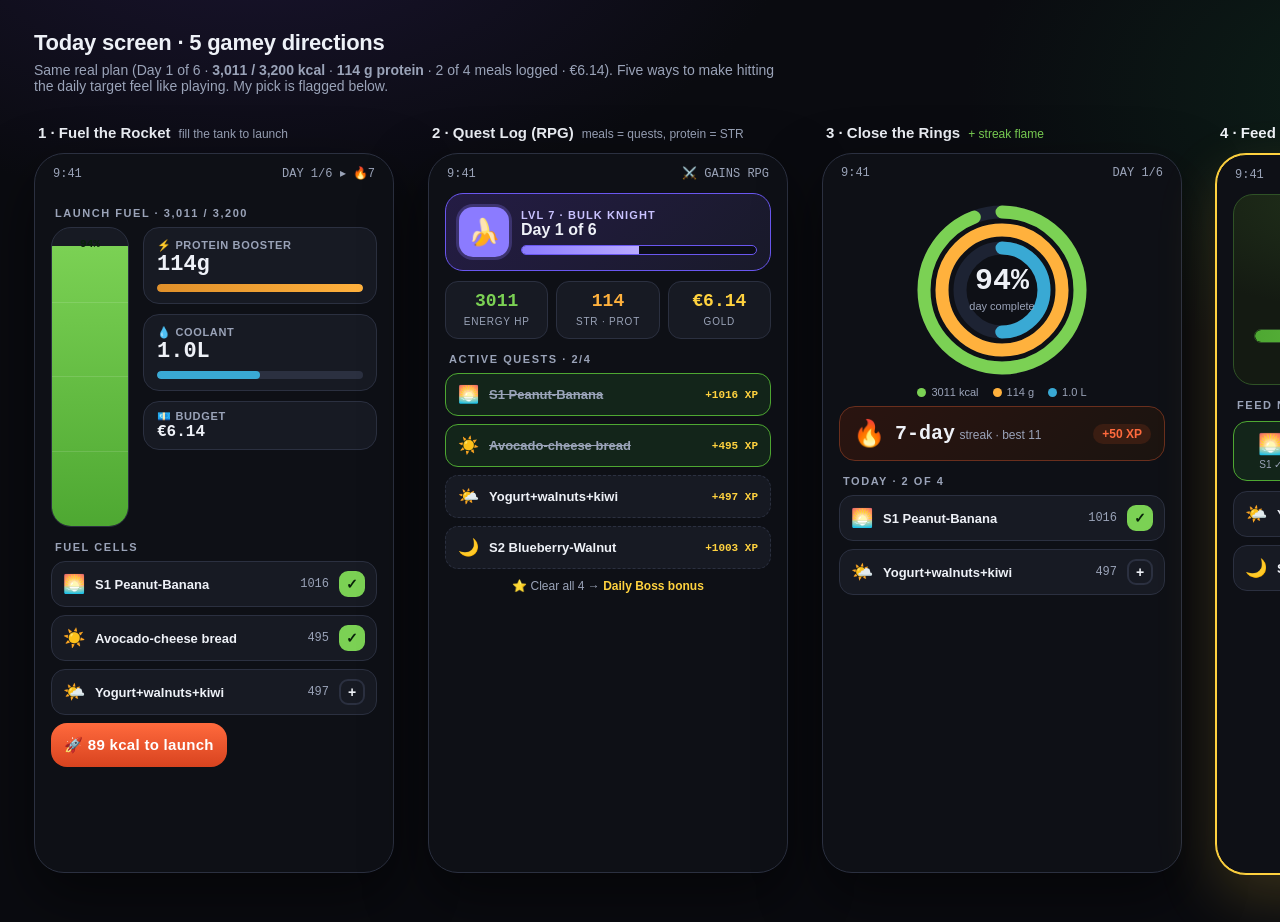
<file: design/explorations/today-brainstorms.html>
<!doctype html>
<html lang="en">
<head>
<meta charset="utf-8">
<meta name="viewport" content="width=device-width, initial-scale=1">
<title>Today — 5 gamey brainstorms</title>
<style>
  :root{
    --bg:#0e1016; --panel:#171a23; --panel2:#1f2330; --line:#2b3040;
    --ink:#eef1f7; --mut:#9aa3b8; --faint:#6b7280;
    --energy:#7bd154; --energy-d:#4ea832;
    --power:#ffb13d; --power-d:#e0902a;
    --player:#8b7bff; --player-d:#6a57f0;
    --flame:#ff6a3d; --banana:#ffd23f;
    --mono:ui-monospace,"SF Mono",Menlo,Consolas,monospace;
    --sans:-apple-system,BlinkMacSystemFont,"Segoe UI",Roboto,Helvetica,Arial,sans-serif;
  }
  *{box-sizing:border-box}
  body{margin:0;background:#0a0b10;color:var(--ink);font-family:var(--sans);
    background-image:radial-gradient(900px 500px at 20% -10%,#1a1430 0,transparent 60%),radial-gradient(800px 500px at 110% 10%,#0c2018 0,transparent 55%);}
  .head{padding:30px 34px 6px}
  .head h1{margin:0;font-size:22px;letter-spacing:-.01em}
  .head p{margin:6px 0 0;color:var(--mut);font-size:14px;max-width:760px}
  .rail{display:flex;gap:34px;overflow-x:auto;padding:24px 34px 48px;align-items:flex-start}
  .col{flex:0 0 auto;width:360px}
  .tag{display:flex;align-items:baseline;gap:8px;margin:0 4px 12px}
  .tag b{font-size:15px}
  .tag span{font-size:12px;color:var(--mut)}
  .num{font-family:var(--mono);font-variant-numeric:tabular-nums}
  /* phone frame */
  .phone{height:720px;border-radius:30px;background:var(--bg);border:1px solid var(--line);
    box-shadow:0 24px 60px rgba(0,0,0,.5);overflow:hidden;position:relative;display:flex;flex-direction:column}
  .sb{display:flex;justify-content:space-between;align-items:center;padding:12px 18px 6px;font-size:12px;color:var(--mut);font-family:var(--mono)}
  .scr{flex:1;overflow:hidden;padding:6px 16px 16px;position:relative}
  .h2{font-size:11px;letter-spacing:.14em;text-transform:uppercase;color:var(--mut);font-weight:800;margin:14px 4px 8px}
  .pill{display:inline-flex;align-items:center;gap:5px;padding:3px 9px;border-radius:999px;font-size:11px;font-weight:800}

  /* ---------- shared meal mini ---------- */
  .meal{display:flex;align-items:center;gap:10px;padding:9px 11px;border-radius:14px;background:var(--panel);border:1px solid var(--line);margin-bottom:8px}
  .meal .ic{font-size:18px}
  .meal .nm{font-size:13px;font-weight:700;flex:1;min-width:0;white-space:nowrap;overflow:hidden;text-overflow:ellipsis}
  .meal .kc{font-family:var(--mono);font-size:12px;color:var(--mut)}
  .dot{width:26px;height:26px;border-radius:9px;border:2px solid var(--line);display:grid;place-content:center;font-size:14px;font-weight:900}
  .dot.on{background:var(--energy);border-color:var(--energy);color:#08210a}

  /* ============ 1 ROCKET FUEL ============ */
  .rk-wrap{display:flex;gap:14px;align-items:stretch;margin-top:6px}
  .tank{width:78px;border-radius:20px;background:var(--panel);border:1px solid var(--line);position:relative;overflow:hidden;flex:0 0 auto;height:300px}
  .tank .fill{position:absolute;left:0;right:0;bottom:0;height:94%;background:linear-gradient(180deg,var(--energy),var(--energy-d));}
  .tank .seg{position:absolute;left:0;right:0;height:1px;background:rgba(255,255,255,.12)}
  .tank .lab{position:absolute;left:0;right:0;top:10px;text-align:center;font-family:var(--mono);font-size:11px;color:#08210a;font-weight:800}
  .rk-side{flex:1;display:flex;flex-direction:column;gap:10px}
  .gauge{background:var(--panel);border:1px solid var(--line);border-radius:16px;padding:11px 13px}
  .gauge .t{font-size:11px;color:var(--mut);font-weight:700;text-transform:uppercase;letter-spacing:.06em}
  .gauge .v{font-size:22px;font-weight:900;font-family:var(--mono)}
  .bar{height:8px;border-radius:99px;background:var(--line);overflow:hidden;margin-top:7px}
  .bar i{display:block;height:100%;border-radius:99px}
  .launch{margin-top:auto;background:linear-gradient(180deg,var(--flame),#d8431f);border:0;color:#fff;font-weight:900;font-size:15px;padding:13px;border-radius:16px;letter-spacing:.02em}

  /* ============ 2 RPG QUEST ============ */
  .rpg .hero{display:flex;gap:12px;align-items:center;background:linear-gradient(135deg,#241c44,#191a2a);border:1px solid var(--player-d);border-radius:18px;padding:13px}
  .rpg .av{width:50px;height:50px;border-radius:14px;background:var(--player);display:grid;place-content:center;font-size:26px;box-shadow:0 0 0 3px rgba(139,123,255,.25)}
  .rpg .lvl{font-size:11px;color:#c9c2ff;font-weight:800;letter-spacing:.1em}
  .rpg .nme{font-size:16px;font-weight:900}
  .xpbar{height:10px;border-radius:99px;background:#0c0e18;border:1px solid var(--player-d);overflow:hidden;margin-top:6px}
  .xpbar i{display:block;height:100%;background:linear-gradient(90deg,var(--player),#b9aaff)}
  .quest{display:flex;gap:10px;align-items:center;padding:10px 12px;border-radius:13px;background:var(--panel);border:1px dashed var(--line);margin-bottom:8px}
  .quest .ic{font-size:17px}
  .quest .nm{flex:1;font-size:13px;font-weight:700}
  .quest .rw{font-family:var(--mono);font-size:11px;color:var(--banana);font-weight:800}
  .quest.done{border-style:solid;border-color:var(--energy-d);background:#13251a}
  .quest.done .nm{color:var(--mut);text-decoration:line-through}
  .statrow{display:flex;gap:8px;margin-top:10px}
  .stat{flex:1;background:var(--panel);border:1px solid var(--line);border-radius:13px;padding:9px;text-align:center}
  .stat b{display:block;font-family:var(--mono);font-size:18px}
  .stat span{font-size:10px;color:var(--mut);text-transform:uppercase;letter-spacing:.08em}

  /* ============ 3 RINGS ============ */
  .rings{display:grid;place-items:center;margin:8px 0 4px}
  .rings .ctr{position:absolute;text-align:center}
  .rings .ctr b{font-family:var(--mono);font-size:30px;font-weight:900;display:block;line-height:1}
  .rings .ctr span{font-size:11px;color:var(--mut)}
  .legend{display:flex;justify-content:center;gap:14px;margin:6px 0 2px}
  .legend div{font-size:11px;color:var(--mut);display:flex;align-items:center;gap:5px}
  .legend i{width:9px;height:9px;border-radius:99px;display:inline-block}
  .streak{display:flex;align-items:center;gap:10px;background:linear-gradient(135deg,#2a1410,#1b1410);border:1px solid #6a2f1d;border-radius:16px;padding:11px 13px;margin-top:8px}
  .streak .f{font-size:26px}
  .streak b{font-size:20px;font-family:var(--mono)}
  .streak span{font-size:12px;color:var(--mut)}

  /* ============ 4 MASCOT ============ */
  .mascot{position:relative;border-radius:20px;padding:18px 14px 14px;background:radial-gradient(120% 90% at 50% 0,#23351c 0,#141a12 70%);border:1px solid #2f5226;text-align:center;overflow:hidden}
  .buddy{font-size:74px;line-height:1;filter:drop-shadow(0 8px 14px rgba(0,0,0,.5));animation:bob 2.6s ease-in-out infinite}
  @keyframes bob{0%,100%{transform:translateY(0) rotate(-3deg)}50%{transform:translateY(-8px) rotate(3deg)}}
  .moodbar{height:14px;border-radius:99px;background:#0c1209;border:1px solid #2f5226;overflow:hidden;margin:12px 6px 4px;position:relative}
  .moodbar i{display:block;height:100%;background:linear-gradient(90deg,var(--energy-d),var(--energy));border-radius:99px}
  .moodbar b{position:absolute;inset:0;display:grid;place-content:center;font-size:10px;font-weight:900;color:#fff;font-family:var(--mono);text-shadow:0 1px 2px #000}
  .speech{display:inline-block;background:#fff;color:#15240f;font-size:12px;font-weight:800;padding:5px 11px;border-radius:12px;margin-bottom:6px}
  .feedrow{display:flex;gap:8px;margin-top:10px}
  .feed{flex:1;background:var(--panel);border:1px solid var(--line);border-radius:14px;padding:10px 8px;text-align:center}
  .feed .ic{font-size:20px}
  .feed .nm{font-size:10px;color:var(--mut);margin-top:3px}
  .feed.fed{background:#13251a;border-color:var(--energy-d)}

  /* ============ 5 ARCADE ============ */
  .arc{font-family:var(--mono)}
  .arc .score{background:#05060a;border:2px solid var(--energy-d);border-radius:14px;padding:12px;box-shadow:inset 0 0 24px rgba(123,209,84,.18)}
  .arc .lab{font-size:10px;letter-spacing:.2em;color:var(--energy)}
  .arc .big{font-size:38px;font-weight:900;color:var(--energy);text-shadow:0 0 12px rgba(123,209,84,.6);letter-spacing:.04em}
  .arc .hi{font-size:11px;color:var(--mut)}
  .arc .combo{display:flex;justify-content:space-between;align-items:center;margin-top:10px;padding:8px 12px;border:2px solid var(--power-d);border-radius:12px;color:var(--power);box-shadow:inset 0 0 20px rgba(255,177,61,.15)}
  .arc .combo b{font-size:18px}
  .arc .row{display:flex;align-items:center;gap:10px;padding:9px 11px;border-bottom:1px dashed var(--line)}
  .arc .row .ic{font-size:15px}
  .arc .row .nm{flex:1;font-size:12px;color:var(--ink)}
  .arc .row .pts{color:var(--banana);font-size:12px}
  .arc .pellets{display:flex;gap:6px;justify-content:center;margin-top:12px;font-size:16px}
</style>
</head>
<body>
  <div class="head">
    <h1>Today screen · 5 gamey directions</h1>
    <p>Same real plan (Day 1 of 6 · <b>3,011 / 3,200 kcal</b> · <b>114 g protein</b> · 2 of 4 meals logged · €6.14). Five ways to make hitting the daily target feel like playing. My pick is flagged below.</p>
  </div>
  <div class="rail">

    <!-- 1 ROCKET -->
    <div class="col">
      <div class="tag"><b>1 · Fuel the Rocket</b><span>fill the tank to launch</span></div>
      <div class="phone">
        <div class="sb"><span>9:41</span><span>DAY 1/6 ▸ 🔥7</span></div>
        <div class="scr">
          <div class="h2">Launch fuel · 3,011 / 3,200</div>
          <div class="rk-wrap">
            <div class="tank">
              <div class="fill"></div>
              <div class="seg" style="bottom:25%"></div><div class="seg" style="bottom:50%"></div><div class="seg" style="bottom:75%"></div>
              <div class="lab">94%</div>
            </div>
            <div class="rk-side">
              <div class="gauge"><div class="t">⚡ Protein booster</div><div class="v">114g</div><div class="bar"><i style="width:100%;background:linear-gradient(90deg,var(--power-d),var(--power))"></i></div></div>
              <div class="gauge"><div class="t">💧 Coolant</div><div class="v">1.0L</div><div class="bar"><i style="width:50%;background:#39a9d4"></i></div></div>
              <div class="gauge" style="padding:8px 13px"><div class="t">💶 Budget</div><div class="v" style="font-size:16px">€6.14</div></div>
            </div>
          </div>
          <div class="h2">Fuel cells</div>
          <div class="meal"><span class="ic">🌅</span><span class="nm">S1 Peanut-Banana</span><span class="kc">1016</span><span class="dot on">✓</span></div>
          <div class="meal"><span class="ic">☀️</span><span class="nm">Avocado-cheese bread</span><span class="kc">495</span><span class="dot on">✓</span></div>
          <div class="meal"><span class="ic">🌤️</span><span class="nm">Yogurt+walnuts+kiwi</span><span class="kc">497</span><span class="dot">+</span></div>
          <button class="launch">🚀 89 kcal to launch</button>
        </div>
      </div>
    </div>

    <!-- 2 RPG -->
    <div class="col">
      <div class="tag"><b>2 · Quest Log (RPG)</b><span>meals = quests, protein = STR</span></div>
      <div class="phone">
        <div class="sb"><span>9:41</span><span>⚔️ GAINS RPG</span></div>
        <div class="scr rpg">
          <div class="hero">
            <div class="av">🍌</div>
            <div style="flex:1">
              <div class="lvl">LVL 7 · BULK KNIGHT</div>
              <div class="nme">Day 1 of 6</div>
              <div class="xpbar"><i style="width:50%"></i></div>
            </div>
          </div>
          <div class="statrow">
            <div class="stat"><b style="color:var(--energy)">3011</b><span>Energy HP</span></div>
            <div class="stat"><b style="color:var(--power)">114</b><span>STR · prot</span></div>
            <div class="stat"><b style="color:var(--banana)">€6.14</b><span>Gold</span></div>
          </div>
          <div class="h2">Active quests · 2/4</div>
          <div class="quest done"><span class="ic">🌅</span><span class="nm">S1 Peanut-Banana</span><span class="rw">+1016 XP</span></div>
          <div class="quest done"><span class="ic">☀️</span><span class="nm">Avocado-cheese bread</span><span class="rw">+495 XP</span></div>
          <div class="quest"><span class="ic">🌤️</span><span class="nm">Yogurt+walnuts+kiwi</span><span class="rw">+497 XP</span></div>
          <div class="quest"><span class="ic">🌙</span><span class="nm">S2 Blueberry-Walnut</span><span class="rw">+1003 XP</span></div>
          <div style="text-align:center;margin-top:10px;font-size:12px;color:var(--mut)">⭐ Clear all 4 → <b style="color:var(--banana)">Daily Boss bonus</b></div>
        </div>
      </div>
    </div>

    <!-- 3 RINGS  (FAVORITE base) -->
    <div class="col">
      <div class="tag"><b>3 · Close the Rings</b><span style="color:var(--energy)">+ streak flame</span></div>
      <div class="phone">
        <div class="sb"><span>9:41</span><span>DAY 1/6</span></div>
        <div class="scr">
          <div class="rings" style="height:180px;position:relative">
            <svg width="180" height="180" viewBox="0 0 180 180">
              <g fill="none" stroke-linecap="round">
                <circle cx="90" cy="90" r="78" stroke="#1d2333" stroke-width="13"/>
                <circle cx="90" cy="90" r="78" stroke="var(--energy)" stroke-width="13" stroke-dasharray="490" stroke-dashoffset="29" transform="rotate(-90 90 90)"/>
                <circle cx="90" cy="90" r="60" stroke="#1d2333" stroke-width="13"/>
                <circle cx="90" cy="90" r="60" stroke="var(--power)" stroke-width="13" stroke-dasharray="377" stroke-dashoffset="0" transform="rotate(-90 90 90)"/>
                <circle cx="90" cy="90" r="42" stroke="#1d2333" stroke-width="13"/>
                <circle cx="90" cy="90" r="42" stroke="#39a9d4" stroke-width="13" stroke-dasharray="264" stroke-dashoffset="132" transform="rotate(-90 90 90)"/>
              </g>
            </svg>
            <div class="ctr"><b>94%</b><span>day complete</span></div>
          </div>
          <div class="legend">
            <div><i style="background:var(--energy)"></i>3011 kcal</div>
            <div><i style="background:var(--power)"></i>114 g</div>
            <div><i style="background:#39a9d4"></i>1.0 L</div>
          </div>
          <div class="streak"><span class="f">🔥</span><div style="flex:1"><b>7-day</b> <span>streak · best 11</span></div><span class="pill" style="background:#3a1d12;color:var(--flame)">+50 XP</span></div>
          <div class="h2">Today · 2 of 4</div>
          <div class="meal"><span class="ic">🌅</span><span class="nm">S1 Peanut-Banana</span><span class="kc">1016</span><span class="dot on">✓</span></div>
          <div class="meal"><span class="ic">🌤️</span><span class="nm">Yogurt+walnuts+kiwi</span><span class="kc">497</span><span class="dot">+</span></div>
        </div>
      </div>
    </div>

    <!-- 4 MASCOT (FAVORITE) -->
    <div class="col">
      <div class="tag"><b>4 · Feed Nana 🍌</b><span style="color:var(--banana)">★ my pick</span></div>
      <div class="phone" style="border-color:var(--banana);box-shadow:0 24px 60px rgba(255,210,63,.18),0 0 0 1px var(--banana)">
        <div class="sb"><span>9:41</span><span>DAY 1/6 ▸ 🔥7</span></div>
        <div class="scr">
          <div class="mascot">
            <div class="speech">89 kcal &amp; I'm stuffed! 😋</div>
            <div class="buddy">🍌</div>
            <div class="moodbar"><i style="width:94%"></i><b>3,011 / 3,200 kcal</b></div>
            <div style="display:flex;justify-content:center;gap:8px;margin-top:8px">
              <span class="pill" style="background:#2a2412;color:var(--power)">⚡ 114g prot</span>
              <span class="pill" style="background:#3a1d12;color:var(--flame)">🔥 7-day</span>
              <span class="pill" style="background:#10261a;color:var(--energy)">+250 XP</span>
            </div>
          </div>
          <div class="h2">Feed Nana · 2 of 4</div>
          <div class="feedrow">
            <div class="feed fed"><div class="ic">🌅</div><div class="nm">S1 ✓</div></div>
            <div class="feed fed"><div class="ic">☀️</div><div class="nm">Bread ✓</div></div>
            <div class="feed"><div class="ic">🌤️</div><div class="nm">Yogurt</div></div>
            <div class="feed"><div class="ic">🌙</div><div class="nm">S2 shake</div></div>
          </div>
          <div class="meal" style="margin-top:10px"><span class="ic">🌤️</span><span class="nm">Yogurt+walnuts+kiwi</span><span class="kc">497</span><span class="dot">+</span></div>
          <div class="meal"><span class="ic">🌙</span><span class="nm">S2 Blueberry-Walnut</span><span class="kc">1003</span><span class="dot">+</span></div>
        </div>
      </div>
    </div>

    <!-- 5 ARCADE -->
    <div class="col">
      <div class="tag"><b>5 · Arcade Scoreboard</b><span>neon high-score energy</span></div>
      <div class="phone">
        <div class="sb arc"><span>9:41</span><span>● INSERT MEAL</span></div>
        <div class="scr arc">
          <div class="score">
            <div class="lab">TODAY SCORE</div>
            <div class="big">3,011</div>
            <div class="hi">HI 3,200 · ▰▰▰▰▰▰▰▰▰▱ 94%</div>
          </div>
          <div class="combo"><span>⚡ PROTEIN COMBO</span><b>×114</b></div>
          <div class="h2" style="color:var(--energy)">► MEAL SELECT · 2/4</div>
          <div class="row"><span class="ic">🌅</span><span class="nm">S1 Peanut-Banana</span><span class="pts">1016 ✓</span></div>
          <div class="row"><span class="ic">☀️</span><span class="nm">Avocado-cheese bread</span><span class="pts">495 ✓</span></div>
          <div class="row"><span class="ic" style="opacity:.5">🌤️</span><span class="nm" style="color:var(--mut)">Yogurt+walnuts+kiwi</span><span class="pts" style="color:var(--mut)">+497</span></div>
          <div class="row" style="border:0"><span class="ic" style="opacity:.5">🌙</span><span class="nm" style="color:var(--mut)">S2 Blueberry-Walnut</span><span class="pts" style="color:var(--mut)">+1003</span></div>
          <div class="pellets">💧🟡🟡🟡⚪⚪ <span style="font-family:var(--sans);font-size:11px;color:var(--mut);align-self:center">water 1/2L</span></div>
          <div style="text-align:center;color:var(--flame);font-size:12px;margin-top:10px">🔥 STREAK ×7 — DON'T BREAK IT</div>
        </div>
      </div>
    </div>

  </div>
</body>
</html>
</file>
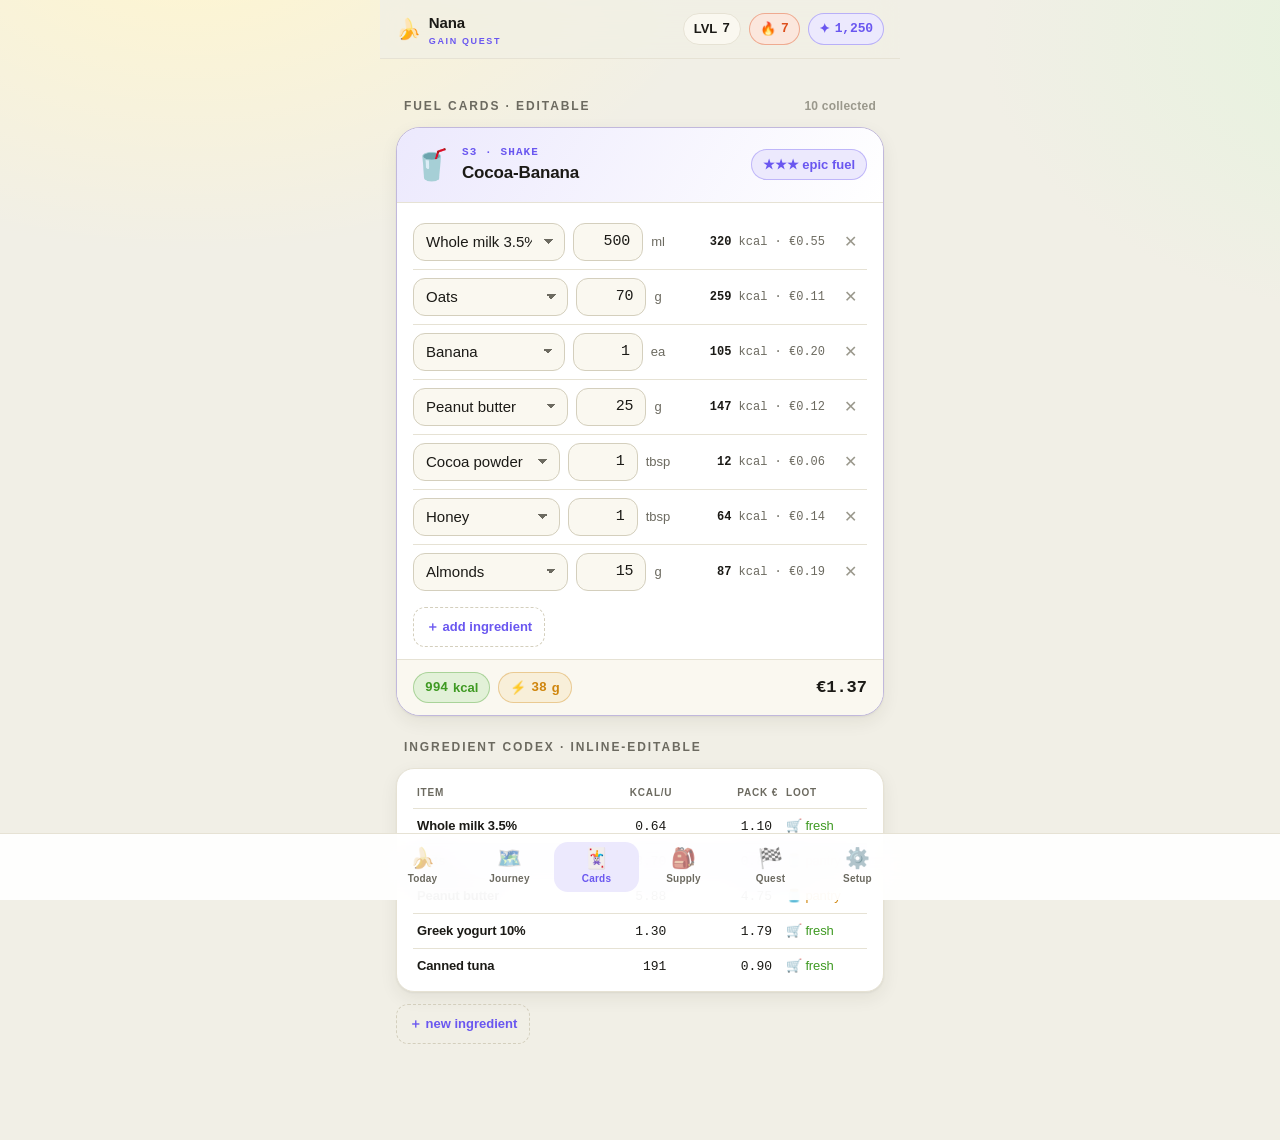
<file: design/mockups/recipes.html>
<!doctype html>
<html lang="en">
<head>
<meta charset="utf-8">
<meta name="viewport" content="width=device-width, initial-scale=1">
<title>Cards · Nana — Gain Quest</title>
<link rel="stylesheet" href="../design-system.css">
</head>
<body>
<div class="app">
  <header class="hud">
    <div class="hud__brand"><span class="mk">🍌</span><span class="nm">Nana<small>Gain Quest</small></span></div>
    <div class="hud__stats">
      <span class="hud-chip hud-chip--lvl">LVL <span class="num">7</span></span>
      <span class="hud-chip hud-chip--streak">🔥 <span class="num">7</span></span>
      <span class="hud-chip hud-chip--xp">✦ <span class="num">1,250</span></span>
    </div>
  </header>

  <main class="screen">
    <div class="section-title">Fuel cards · editable<span class="spacer">10 collected</span></div>

    <!-- Dense collectible card: S3 (7 ingredients) -->
    <section class="fuelcard">
      <div class="fuelcard__top">
        <span class="fuelcard__emoji">🥤</span>
        <div>
          <div class="fuelcard__id">S3 · SHAKE</div>
          <div class="fuelcard__name">Cocoa-Banana</div>
        </div>
        <span class="fuelcard__rarity pill pill--player">★★★ epic fuel</span>
      </div>
      <div class="fuelcard__body">
        <div class="ing-row">
          <select class="input" aria-label="Ingredient"><option>Whole milk 3.5%</option><option>Greek yogurt 10%</option></select>
          <input class="input num" value="500" inputmode="decimal" aria-label="Amount">
          <span class="ing-unit">ml</span>
          <span class="ing-stats"><b>320</b> kcal · €0.55</span>
          <button class="ing-remove" aria-label="Remove">✕</button>
        </div>
        <div class="ing-row">
          <select class="input" aria-label="Ingredient"><option>Oats</option></select>
          <input class="input num" value="70" inputmode="decimal" aria-label="Amount">
          <span class="ing-unit">g</span>
          <span class="ing-stats"><b>259</b> kcal · €0.11</span>
          <button class="ing-remove" aria-label="Remove">✕</button>
        </div>
        <div class="ing-row">
          <select class="input" aria-label="Ingredient"><option>Banana</option></select>
          <input class="input num" value="1" inputmode="decimal" aria-label="Amount">
          <span class="ing-unit">ea</span>
          <span class="ing-stats"><b>105</b> kcal · €0.20</span>
          <button class="ing-remove" aria-label="Remove">✕</button>
        </div>
        <div class="ing-row">
          <select class="input" aria-label="Ingredient"><option>Peanut butter</option></select>
          <input class="input num" value="25" inputmode="decimal" aria-label="Amount">
          <span class="ing-unit">g</span>
          <span class="ing-stats"><b>147</b> kcal · €0.12</span>
          <button class="ing-remove" aria-label="Remove">✕</button>
        </div>
        <div class="ing-row">
          <select class="input" aria-label="Ingredient"><option>Cocoa powder</option></select>
          <input class="input num" value="1" inputmode="decimal" aria-label="Amount">
          <span class="ing-unit">tbsp</span>
          <span class="ing-stats"><b>12</b> kcal · €0.06</span>
          <button class="ing-remove" aria-label="Remove">✕</button>
        </div>
        <div class="ing-row">
          <select class="input" aria-label="Ingredient"><option>Honey</option></select>
          <input class="input num" value="1" inputmode="decimal" aria-label="Amount">
          <span class="ing-unit">tbsp</span>
          <span class="ing-stats"><b>64</b> kcal · €0.14</span>
          <button class="ing-remove" aria-label="Remove">✕</button>
        </div>
        <div class="ing-row">
          <select class="input" aria-label="Ingredient"><option>Almonds</option></select>
          <input class="input num" value="15" inputmode="decimal" aria-label="Amount">
          <span class="ing-unit">g</span>
          <span class="ing-stats"><b>87</b> kcal · €0.19</span>
          <button class="ing-remove" aria-label="Remove">✕</button>
        </div>
        <button class="ing-add">＋ add ingredient</button>
      </div>
      <div class="fuelcard__foot">
        <span class="pill pill--energy"><span class="num">994</span> kcal</span>
        <span class="pill pill--power">⚡ <span class="num">38</span> g</span>
        <span class="total">€1.37</span>
      </div>
    </section>

    <div class="section-title">Ingredient codex · inline-editable</div>
    <div class="panel">
      <div class="panel__pad" style="padding:var(--s2) var(--s4)">
        <table style="width:100%;border-collapse:collapse;font-size:var(--t-sm)">
          <thead>
            <tr style="text-align:left;color:var(--mut);font-size:10px;letter-spacing:.08em;text-transform:uppercase">
              <th style="padding:8px 4px;font-weight:900">Item</th>
              <th style="padding:8px 4px;font-weight:900;text-align:right">kcal/u</th>
              <th style="padding:8px 4px;font-weight:900;text-align:right">Pack €</th>
              <th style="padding:8px 4px;font-weight:900">Loot</th>
            </tr>
          </thead>
          <tbody class="num">
            <tr style="border-top:1px solid var(--line)">
              <td style="padding:6px 4px;font-family:var(--sans);font-weight:700">Whole milk 3.5%</td>
              <td style="text-align:right"><input class="cell-input" value="0.64"></td>
              <td style="text-align:right"><input class="cell-input" value="1.10"></td>
              <td style="padding:6px 4px;font-family:var(--sans);color:var(--energy)">🛒 fresh</td>
            </tr>
            <tr style="border-top:1px solid var(--line);background:var(--player-fill)">
              <td style="padding:6px 4px;font-family:var(--sans);font-weight:700">Oats</td>
              <td style="text-align:right"><input class="cell-input" value="3.70"></td>
              <td style="text-align:right"><input class="cell-input" value="0.81"></td>
              <td style="padding:6px 4px;font-family:var(--sans);color:var(--power)">🫙 pantry</td>
            </tr>
            <tr style="border-top:1px solid var(--line)">
              <td style="padding:6px 4px;font-family:var(--sans);font-weight:700">Peanut butter</td>
              <td style="text-align:right"><input class="cell-input" value="5.88"></td>
              <td style="text-align:right"><input class="cell-input" value="4.75"></td>
              <td style="padding:6px 4px;font-family:var(--sans);color:var(--power)">🫙 pantry</td>
            </tr>
            <tr style="border-top:1px solid var(--line)">
              <td style="padding:6px 4px;font-family:var(--sans);font-weight:700">Greek yogurt 10%</td>
              <td style="text-align:right"><input class="cell-input" value="1.30"></td>
              <td style="text-align:right"><input class="cell-input" value="1.79"></td>
              <td style="padding:6px 4px;font-family:var(--sans);color:var(--energy)">🛒 fresh</td>
            </tr>
            <tr style="border-top:1px solid var(--line)">
              <td style="padding:6px 4px;font-family:var(--sans);font-weight:700">Canned tuna</td>
              <td style="text-align:right"><input class="cell-input" value="191"></td>
              <td style="text-align:right"><input class="cell-input" value="0.90"></td>
              <td style="padding:6px 4px;font-family:var(--sans);color:var(--energy)">🛒 fresh</td>
            </tr>
          </tbody>
        </table>
      </div>
    </div>
    <button class="ing-add" style="margin-top:var(--s3)">＋ new ingredient</button>
  </main>

  <nav class="tabbar" aria-label="Screens">
    <div class="tabbar__inner">
      <a class="tab" href="today.html"><span class="ic">🍌</span>Today</a>
      <a class="tab" href="rotation.html"><span class="ic">🗺️</span>Journey</a>
      <a class="tab" aria-current="page" href="recipes.html"><span class="ic">🃏</span>Cards</a>
      <a class="tab" href="shopping.html"><span class="ic">🎒</span>Supply</a>
      <a class="tab" href="tracker.html"><span class="ic">🏁</span>Quest</a>
      <a class="tab" href="settings.html"><span class="ic">⚙️</span>Setup</a>
    </div>
  </nav>
</div>
</body>
</html>
</file>
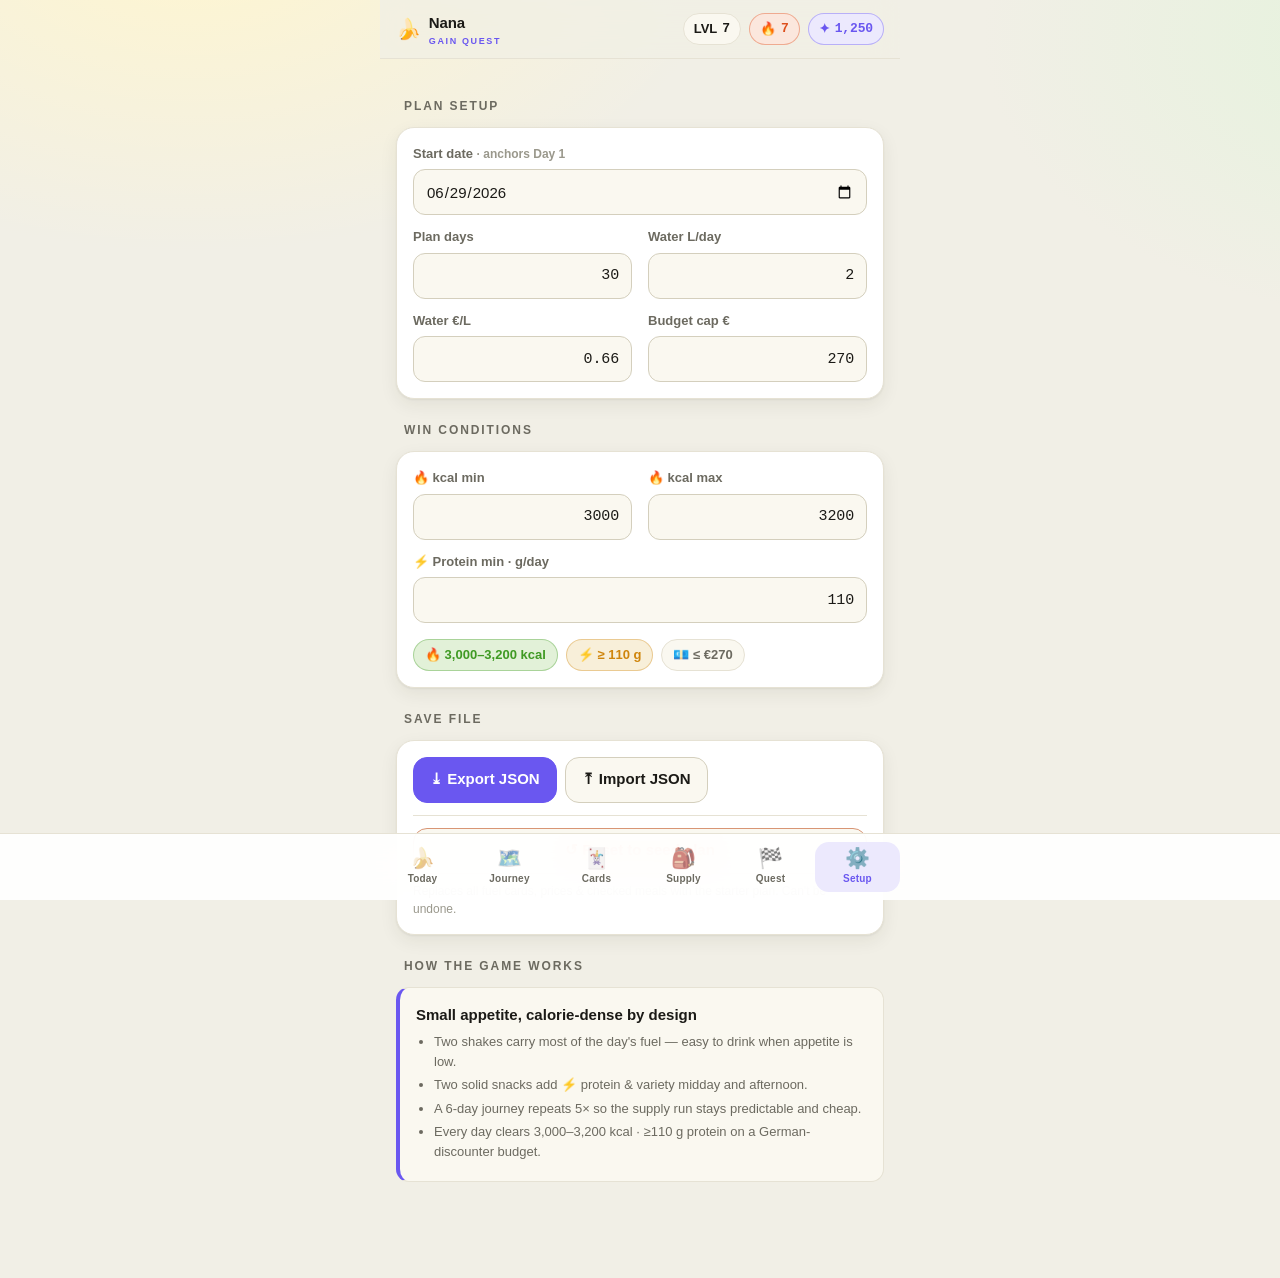
<file: design/mockups/settings.html>
<!doctype html>
<html lang="en">
<head>
<meta charset="utf-8">
<meta name="viewport" content="width=device-width, initial-scale=1">
<title>Setup · Nana — Gain Quest</title>
<link rel="stylesheet" href="../design-system.css">
</head>
<body>
<div class="app">
  <header class="hud">
    <div class="hud__brand"><span class="mk">🍌</span><span class="nm">Nana<small>Gain Quest</small></span></div>
    <div class="hud__stats">
      <span class="hud-chip hud-chip--lvl">LVL <span class="num">7</span></span>
      <span class="hud-chip hud-chip--streak">🔥 <span class="num">7</span></span>
      <span class="hud-chip hud-chip--xp">✦ <span class="num">1,250</span></span>
    </div>
  </header>

  <main class="screen">
    <div class="section-title">Plan setup</div>
    <div class="panel"><div class="panel__pad">
      <div class="field-grid">
        <div class="field field--wide">
          <label class="field__label" for="start">Start date <span class="field__hint">· anchors Day 1</span></label>
          <input class="input" id="start" type="date" value="2026-06-29">
        </div>
        <div class="field"><label class="field__label" for="days">Plan days</label><input class="input num" id="days" value="30" inputmode="numeric"></div>
        <div class="field"><label class="field__label" for="water">Water L/day</label><input class="input num" id="water" value="2" inputmode="decimal"></div>
        <div class="field"><label class="field__label" for="waterp">Water €/L</label><input class="input num" id="waterp" value="0.66" inputmode="decimal"></div>
        <div class="field"><label class="field__label" for="cap">Budget cap €</label><input class="input num" id="cap" value="270" inputmode="numeric"></div>
      </div>
    </div></div>

    <div class="section-title">Win conditions</div>
    <div class="panel"><div class="panel__pad">
      <div class="field-grid">
        <div class="field"><label class="field__label" for="kmin">🔥 kcal min</label><input class="input num" id="kmin" value="3000" inputmode="numeric"></div>
        <div class="field"><label class="field__label" for="kmax">🔥 kcal max</label><input class="input num" id="kmax" value="3200" inputmode="numeric"></div>
        <div class="field field--wide"><label class="field__label" for="prot">⚡ Protein min · g/day</label><input class="input num" id="prot" value="110" inputmode="numeric"></div>
      </div>
      <div class="pills" style="justify-content:flex-start;margin-top:var(--s4)">
        <span class="pill pill--energy">🔥 3,000–3,200 kcal</span>
        <span class="pill pill--power">⚡ ≥ 110 g</span>
        <span class="pill pill--ghost">💶 ≤ €270</span>
      </div>
    </div></div>

    <div class="section-title">Save file</div>
    <div class="panel"><div class="panel__pad">
      <div class="btn-row"><button class="btn btn--primary">⤓ Export JSON</button><button class="btn">⤒ Import JSON</button></div>
      <hr class="divider">
      <button class="btn btn--danger btn--block">↺ Reset to seed plan</button>
      <p class="field__hint" style="margin-top:8px">Replaces all fuel cards, prices &amp; checked meals with the starter plan. Can't be undone.</p>
    </div></div>

    <div class="section-title">How the game works</div>
    <div class="info">
      <h3>Small appetite, calorie-dense by design</h3>
      <ul>
        <li>Two shakes carry most of the day's fuel — easy to drink when appetite is low.</li>
        <li>Two solid snacks add ⚡ protein &amp; variety midday and afternoon.</li>
        <li>A 6-day journey repeats 5× so the supply run stays predictable and cheap.</li>
        <li>Every day clears 3,000–3,200 kcal · ≥110 g protein on a German-discounter budget.</li>
      </ul>
    </div>
  </main>

  <nav class="tabbar" aria-label="Screens">
    <div class="tabbar__inner">
      <a class="tab" href="today.html"><span class="ic">🍌</span>Today</a>
      <a class="tab" href="rotation.html"><span class="ic">🗺️</span>Journey</a>
      <a class="tab" href="recipes.html"><span class="ic">🃏</span>Cards</a>
      <a class="tab" href="shopping.html"><span class="ic">🎒</span>Supply</a>
      <a class="tab" href="tracker.html"><span class="ic">🏁</span>Quest</a>
      <a class="tab" aria-current="page" href="settings.html"><span class="ic">⚙️</span>Setup</a>
    </div>
  </nav>
</div>
</body>
</html>
</file>
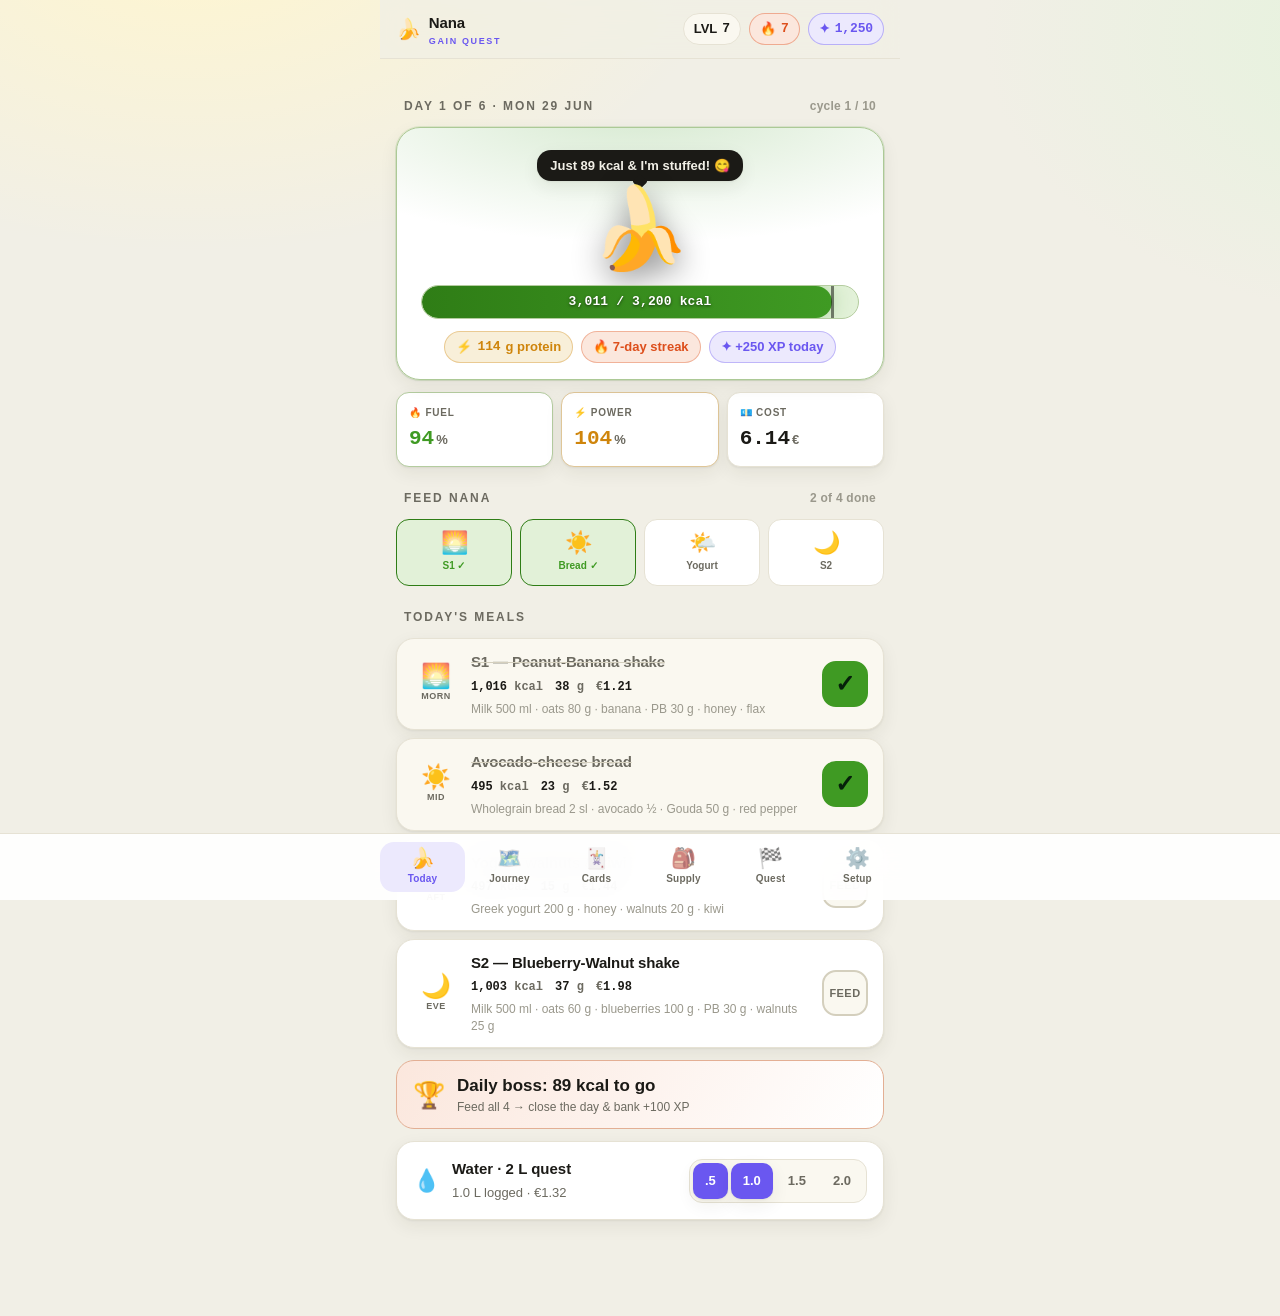
<file: design/mockups/today.html>
<!doctype html>
<html lang="en">
<head>
<meta charset="utf-8">
<meta name="viewport" content="width=device-width, initial-scale=1">
<title>Today · Nana — Gain Quest</title>
<link rel="stylesheet" href="../design-system.css">
</head>
<body>
<div class="app">
  <header class="hud">
    <div class="hud__brand">
      <span class="mk">🍌</span>
      <span class="nm">Nana<small>Gain Quest</small></span>
    </div>
    <div class="hud__stats">
      <span class="hud-chip hud-chip--lvl">LVL <span class="num">7</span></span>
      <span class="hud-chip hud-chip--streak">🔥 <span class="num">7</span></span>
      <span class="hud-chip hud-chip--xp">✦ <span class="num">1,250</span></span>
    </div>
  </header>

  <main class="screen">
    <div class="section-title">Day 1 of 6 · Mon 29 Jun<span class="spacer">cycle 1 / 10</span></div>

    <!-- MASCOT HERO -->
    <section class="mascot">
      <div class="mascot__speech">Just 89 kcal &amp; I'm stuffed! 😋</div>
      <div class="mascot__buddy">🍌</div>
      <div class="fuelbar">
        <div class="fuelbar__fill" style="width:94%"></div>
        <div class="fuelbar__target" style="left:93.75%"></div>
        <div class="fuelbar__label">3,011 / 3,200 kcal</div>
      </div>
      <div class="pills">
        <span class="pill pill--power">⚡ <span class="num">114</span> g protein</span>
        <span class="pill pill--flame">🔥 7-day streak</span>
        <span class="pill pill--player">✦ +250 XP today</span>
      </div>
    </section>

    <!-- MINI GAUGES -->
    <div class="tiles">
      <div class="tile tile--energy">
        <div class="tile__label">🔥 Fuel</div>
        <div class="tile__value">94<span class="u">%</span></div>
      </div>
      <div class="tile tile--power">
        <div class="tile__label">⚡ Power</div>
        <div class="tile__value">104<span class="u">%</span></div>
      </div>
      <div class="tile">
        <div class="tile__label">💶 Cost</div>
        <div class="tile__value">6.14<span class="u">€</span></div>
      </div>
    </div>

    <!-- FEED GRID -->
    <div class="section-title">Feed Nana<span class="spacer">2 of 4 done</span></div>
    <div class="feedgrid">
      <div class="feedslot is-fed"><span class="ic">🌅</span><span class="nm">S1</span></div>
      <div class="feedslot is-fed"><span class="ic">☀️</span><span class="nm">Bread</span></div>
      <div class="feedslot"><span class="ic">🌤️</span><span class="nm">Yogurt</span></div>
      <div class="feedslot"><span class="ic">🌙</span><span class="nm">S2</span></div>
    </div>

    <!-- MEAL CARDS -->
    <div class="section-title">Today's meals</div>

    <div class="feed-card is-done">
      <div class="feed-card__slot"><span class="feed-card__icon">🌅</span><span class="feed-card__time">Morn</span></div>
      <div class="feed-card__body">
        <div class="feed-card__name">S1 — Peanut-Banana shake</div>
        <div class="feed-card__macros"><span><b>1,016</b> kcal</span><span><b>38</b> g</span><span>€<b>1.21</b></span></div>
        <div class="feed-card__ings">Milk 500 ml · oats 80 g · banana · PB 30 g · honey · flax</div>
      </div>
      <input class="feedbtn" type="checkbox" checked aria-label="Feed S1">
    </div>

    <div class="feed-card is-done">
      <div class="feed-card__slot"><span class="feed-card__icon">☀️</span><span class="feed-card__time">Mid</span></div>
      <div class="feed-card__body">
        <div class="feed-card__name">Avocado-cheese bread</div>
        <div class="feed-card__macros"><span><b>495</b> kcal</span><span><b>23</b> g</span><span>€<b>1.52</b></span></div>
        <div class="feed-card__ings">Wholegrain bread 2 sl · avocado ½ · Gouda 50 g · red pepper</div>
      </div>
      <input class="feedbtn" type="checkbox" checked aria-label="Feed midday">
    </div>

    <div class="feed-card">
      <div class="feed-card__slot"><span class="feed-card__icon">🌤️</span><span class="feed-card__time">Aft</span></div>
      <div class="feed-card__body">
        <div class="feed-card__name">Yogurt, walnuts &amp; kiwi</div>
        <div class="feed-card__macros"><span><b>497</b> kcal</span><span><b>15</b> g</span><span>€<b>1.44</b></span></div>
        <div class="feed-card__ings">Greek yogurt 200 g · honey · walnuts 20 g · kiwi</div>
      </div>
      <input class="feedbtn" type="checkbox" aria-label="Feed afternoon">
    </div>

    <div class="feed-card">
      <div class="feed-card__slot"><span class="feed-card__icon">🌙</span><span class="feed-card__time">Eve</span></div>
      <div class="feed-card__body">
        <div class="feed-card__name">S2 — Blueberry-Walnut shake</div>
        <div class="feed-card__macros"><span><b>1,003</b> kcal</span><span><b>37</b> g</span><span>€<b>1.98</b></span></div>
        <div class="feed-card__ings">Milk 500 ml · oats 60 g · blueberries 100 g · PB 30 g · walnuts 25 g</div>
      </div>
      <input class="feedbtn" type="checkbox" aria-label="Feed S2">
    </div>

    <!-- BOSS / WATER -->
    <section class="streak">
      <span class="streak__flame">🏆</span>
      <div class="streak__body"><b>Daily boss: 89 kcal to go</b><span>Feed all 4 → close the day &amp; bank +100 XP</span></div>
    </section>

    <div class="panel" style="margin-top:var(--s3)">
      <div class="panel__pad row" style="flex-wrap:wrap;gap:var(--s3)">
        <span style="font-size:22px">💧</span>
        <div style="flex:1 1 100px"><div style="font-weight:800">Water · 2 L quest</div><span class="hint">1.0 L logged · €1.32</span></div>
        <div class="toggle" role="group" aria-label="Water">
          <button aria-pressed="true">.5</button><button aria-pressed="true">1.0</button><button aria-pressed="false">1.5</button><button aria-pressed="false">2.0</button>
        </div>
      </div>
    </div>
  </main>

  <nav class="tabbar" aria-label="Screens">
    <div class="tabbar__inner">
      <a class="tab" aria-current="page" href="today.html"><span class="ic">🍌</span>Today</a>
      <a class="tab" href="rotation.html"><span class="ic">🗺️</span>Journey</a>
      <a class="tab" href="recipes.html"><span class="ic">🃏</span>Cards</a>
      <a class="tab" href="shopping.html"><span class="ic">🎒</span>Supply</a>
      <a class="tab" href="tracker.html"><span class="ic">🏁</span>Quest</a>
      <a class="tab" href="settings.html"><span class="ic">⚙️</span>Setup</a>
    </div>
  </nav>
</div>
</body>
</html>
</file>
<file: design/design-system.css>
/* ============================================================================
 * NANA — GAIN QUEST · gamey design system
 * Self-contained. System fonts only. Dark-first (hero) + light + print.
 * Code inlines this file verbatim into the app.
 *
 * The game: feed Nana 🍌 to fill the daily FUEL bar (3,000–3,200 kcal),
 * charge the POWER cell (≥110 g protein), keep the STREAK 🔥, earn XP.
 *
 * Colour language:
 *   energy (green)  = calories / fuel — glows when in target
 *   power  (amber)  = protein
 *   player (violet) = XP · level · primary interactive
 *   flame  (orange) = streak / urgency (a nudge, never an error-red)
 *   water  (blue)   · banana (yellow) = brand pop
 * ==========================================================================*/

/* ---- TOKENS · DARK (hero) ------------------------------------------------ */
:root{
  --bg:#0e1016;
  --bg-glow1:#1a1430; --bg-glow2:#0c2018;
  --panel:#171a23; --panel-2:#1f2330; --panel-3:#252a3a;
  --line:#2b3040; --line-2:#3a4055;
  --ink:#eef1f7; --mut:#9aa3b8; --faint:#6b7280;

  --energy:#7bd154; --energy-d:#4ea832; --energy-weak:#16291320; --energy-glow:rgba(123,209,84,.45);
  --energy-fill:#15291a;
  --power:#ffb13d; --power-d:#e0902a; --power-fill:#2a2412;
  --player:#8b7bff; --player-d:#6a57f0; --player-fill:#211d3a;
  --flame:#ff6a3d; --flame-fill:#2a1612;
  --water:#39a9d4; --water-fill:#10242c;
  --banana:#ffd23f;

  --radius:18px; --radius-sm:13px; --radius-lg:24px; --radius-pill:999px;
  --s1:4px; --s2:8px; --s3:12px; --s4:16px; --s5:22px; --s6:30px; --s7:44px;

  --t-xs:12px; --t-sm:13px; --t-md:15px; --t-lg:17px; --t-xl:21px; --t-2xl:27px; --t-3xl:36px; --t-4xl:46px;

  --sans:-apple-system,BlinkMacSystemFont,"Segoe UI",Roboto,Helvetica,Arial,sans-serif;
  --mono:ui-monospace,"SF Mono",SFMono-Regular,Menlo,Consolas,"Liberation Mono",monospace;

  --shadow:0 2px 4px rgba(0,0,0,.3),0 8px 24px rgba(0,0,0,.35);
  --shadow-up:0 12px 40px rgba(0,0,0,.5);
  --tap:46px;
  color-scheme:dark;
}

@media (prefers-color-scheme:light){
  :root{
    --bg:#f1efe6;
    --bg-glow1:#fff6cf; --bg-glow2:#e4f3dc;
    --panel:#ffffff; --panel-2:#faf8f0; --panel-3:#f1eee2;
    --line:#e6e2d4; --line-2:#d4cfbd;
    --ink:#1b1a16; --mut:#6c6a60; --faint:#9a988c;

    --energy:#3f9a23; --energy-d:#2f7d16; --energy-weak:#e7f3df; --energy-glow:rgba(63,154,35,.35);
    --energy-fill:#e2f1d8;
    --power:#cf850c; --power-d:#a86a06; --power-fill:#f8efd9;
    --player:#6a57f0; --player-d:#5340d4; --player-fill:#ece9fd;
    --flame:#dd4f1c; --flame-fill:#fbe7dd;
    --water:#1f86ab; --water-fill:#dff0f6;
    --banana:#e7ad00;

    --shadow:0 1px 2px rgba(40,36,20,.06),0 6px 18px rgba(40,36,20,.07);
    --shadow-up:0 14px 40px rgba(40,36,20,.16);
    color-scheme:light;
  }
}

/* ---- RESET --------------------------------------------------------------- */
*{box-sizing:border-box}
html{-webkit-text-size-adjust:100%}
body{
  margin:0;font-family:var(--sans);font-size:var(--t-md);line-height:1.5;
  color:var(--ink);background:var(--bg);
  background-image:radial-gradient(900px 540px at 15% -8%,var(--bg-glow1) 0,transparent 60%),
                   radial-gradient(820px 520px at 112% 4%,var(--bg-glow2) 0,transparent 55%);
  background-attachment:fixed;
  -webkit-font-smoothing:antialiased;
}
h1,h2,h3,h4,p{margin:0}
button{font:inherit;color:inherit;cursor:pointer}
input,select,button{font-family:inherit}
.num{font-family:var(--mono);font-variant-numeric:tabular-nums;letter-spacing:-.01em}
.row{display:flex;align-items:center;gap:var(--s2)}
.spacer{margin-left:auto}

/* ---- APP SHELL ----------------------------------------------------------- */
.app{
  max-width:520px;margin:0 auto;min-height:100vh;position:relative;
  display:flex;flex-direction:column;
}
.screen{
  flex:1;
  padding:var(--s4) var(--s4) calc(96px + env(safe-area-inset-bottom));
}
.section-title{
  font-size:var(--t-xs);font-weight:900;letter-spacing:.16em;text-transform:uppercase;
  color:var(--mut);margin:var(--s5) var(--s2) var(--s3);display:flex;align-items:center;gap:8px;
}
.section-title .spacer{font-weight:700;letter-spacing:.02em;text-transform:none;color:var(--faint);font-size:var(--t-xs)}
.hint{color:var(--mut);font-size:var(--t-sm)}
.caption{color:var(--faint);font-size:var(--t-xs)}

/* ---- PLAYER HUD (top bar, every screen) ---------------------------------- */
.hud{
  position:sticky;top:0;z-index:30;
  display:flex;align-items:center;gap:var(--s3);
  padding:calc(env(safe-area-inset-top) + 12px) var(--s4) 12px;
  background:color-mix(in srgb,var(--bg) 82%,transparent);
  -webkit-backdrop-filter:saturate(1.5) blur(14px);backdrop-filter:saturate(1.5) blur(14px);
  border-bottom:1px solid var(--line);
}
.hud__brand{display:flex;align-items:center;gap:8px;font-weight:900;letter-spacing:-.01em}
.hud__brand .mk{font-size:20px;line-height:1}
.hud__brand .nm{font-size:var(--t-md)}
.hud__brand .nm small{display:block;font-size:9px;font-weight:800;letter-spacing:.18em;color:var(--player);text-transform:uppercase;line-height:1;margin-top:2px}
.hud__stats{margin-left:auto;display:flex;align-items:center;gap:var(--s2)}
.hud-chip{
  display:inline-flex;align-items:center;gap:5px;
  padding:5px 10px;border-radius:var(--radius-pill);
  font-size:var(--t-sm);font-weight:900;
  border:1px solid var(--line);background:var(--panel);
}
.hud-chip .num{font-size:var(--t-sm)}
.hud-chip--streak{background:var(--flame-fill);border-color:color-mix(in srgb,var(--flame) 40%,transparent);color:var(--flame)}
.hud-chip--xp{background:var(--player-fill);border-color:color-mix(in srgb,var(--player) 40%,transparent);color:var(--player)}
.hud-chip--lvl{background:var(--panel-2)}

/* ---- BOTTOM TAB BAR ------------------------------------------------------ */
.tabbar{
  position:fixed;left:0;right:0;bottom:0;z-index:40;
  display:flex;justify-content:center;gap:2px;
  padding:8px max(12px,env(safe-area-inset-left)) calc(8px + env(safe-area-inset-bottom));
  background:color-mix(in srgb,var(--panel) 92%,transparent);
  -webkit-backdrop-filter:saturate(1.6) blur(18px);backdrop-filter:saturate(1.6) blur(18px);
  border-top:1px solid var(--line);
}
.tabbar__inner{display:flex;gap:2px;width:100%;max-width:520px}
.tab{
  flex:1 1 0;display:flex;flex-direction:column;align-items:center;gap:3px;
  min-height:var(--tap);padding:6px 2px;border:0;border-radius:14px;
  background:transparent;color:var(--mut);text-decoration:none;
  font-size:10px;font-weight:800;letter-spacing:.02em;
}
.tab .ic{font-size:20px;line-height:1;filter:grayscale(.4);opacity:.7}
.tab:hover{color:var(--ink);background:var(--panel-2)}
.tab[aria-current="page"]{color:var(--player);background:var(--player-fill)}
.tab[aria-current="page"] .ic{filter:none;opacity:1}

/* ---- PANEL / CARD -------------------------------------------------------- */
.panel{
  background:var(--panel);border:1px solid var(--line);border-radius:var(--radius);
  box-shadow:var(--shadow);
}
.panel+.panel{margin-top:var(--s3)}
.panel__pad{padding:var(--s4)}
.panel__head{display:flex;align-items:center;gap:var(--s2);padding:var(--s4) var(--s4) 0}
.panel__title{font-size:var(--t-lg);font-weight:900;letter-spacing:-.01em}
.panel__foot{
  display:flex;align-items:center;gap:var(--s2);padding:var(--s3) var(--s4);
  border-top:1px solid var(--line);background:var(--panel-2);
  border-radius:0 0 var(--radius) var(--radius);
}

/* ---- MASCOT HERO (today) ------------------------------------------------- */
.mascot{
  position:relative;text-align:center;overflow:hidden;
  border-radius:var(--radius-lg);padding:var(--s5) var(--s4) var(--s4);
  background:radial-gradient(130% 90% at 50% -10%,color-mix(in srgb,var(--energy) 22%,var(--panel)) 0,var(--panel) 62%);
  border:1px solid color-mix(in srgb,var(--energy) 35%,var(--line));
  box-shadow:var(--shadow),0 0 0 1px color-mix(in srgb,var(--energy) 12%,transparent);
}
.mascot.is-warn{
  background:radial-gradient(130% 90% at 50% -10%,color-mix(in srgb,var(--power) 22%,var(--panel)) 0,var(--panel) 62%);
  border-color:color-mix(in srgb,var(--power) 35%,var(--line));
}
.mascot__speech{
  display:inline-block;background:var(--ink);color:var(--bg);
  font-size:var(--t-sm);font-weight:900;padding:6px 13px;border-radius:14px;
  position:relative;margin-bottom:var(--s2);box-shadow:var(--shadow);
}
.mascot__speech:after{content:"";position:absolute;left:50%;bottom:-6px;transform:translateX(-50%) rotate(45deg);
  width:11px;height:11px;background:var(--ink);border-radius:2px}
.mascot__buddy{
  font-size:80px;line-height:1;display:block;
  filter:drop-shadow(0 10px 16px rgba(0,0,0,.45));
  animation:nana-bob 2.8s ease-in-out infinite;
}
@keyframes nana-bob{0%,100%{transform:translateY(0) rotate(-3deg)}50%{transform:translateY(-9px) rotate(3deg)}}
@media (prefers-reduced-motion:reduce){.mascot__buddy{animation:none}}

/* ---- FUEL BAR ------------------------------------------------------------ */
.fuelbar{
  position:relative;height:34px;border-radius:var(--radius-pill);
  background:var(--energy-fill);border:1px solid color-mix(in srgb,var(--energy) 30%,var(--line));
  overflow:hidden;margin:var(--s4) var(--s2) 0;
}
.fuelbar__fill{position:absolute;inset:0 auto 0 0;height:100%;border-radius:var(--radius-pill);
  background:linear-gradient(90deg,var(--energy-d),var(--energy));box-shadow:0 0 20px var(--energy-glow)}
.fuelbar__fill--warn{background:linear-gradient(90deg,var(--power-d),var(--power));box-shadow:none}
.fuelbar__label{position:absolute;inset:0;display:grid;place-content:center;
  font-family:var(--mono);font-size:var(--t-sm);font-weight:900;color:#fff;
  text-shadow:0 1px 3px rgba(0,0,0,.6);letter-spacing:.01em}
.fuelbar__target{position:absolute;top:-3px;bottom:-3px;width:3px;background:var(--ink);opacity:.55;border-radius:2px}
.fuelbar--sm{height:14px;margin:var(--s2) 0 0}
.fuelbar--sm .fuelbar__label{font-size:10px}

/* ---- STAT PILLS ---------------------------------------------------------- */
.pills{display:flex;justify-content:center;flex-wrap:wrap;gap:var(--s2);margin-top:var(--s3)}
.pill{
  display:inline-flex;align-items:center;gap:5px;
  padding:5px 11px;border-radius:var(--radius-pill);
  font-size:var(--t-sm);font-weight:900;border:1px solid transparent;
}
.pill .num{font-size:var(--t-sm)}
.pill--energy{background:var(--energy-fill);color:var(--energy);border-color:color-mix(in srgb,var(--energy) 35%,transparent)}
.pill--power{background:var(--power-fill);color:var(--power);border-color:color-mix(in srgb,var(--power) 35%,transparent)}
.pill--player{background:var(--player-fill);color:var(--player);border-color:color-mix(in srgb,var(--player) 35%,transparent)}
.pill--flame{background:var(--flame-fill);color:var(--flame);border-color:color-mix(in srgb,var(--flame) 35%,transparent)}
.pill--water{background:var(--water-fill);color:var(--water);border-color:color-mix(in srgb,var(--water) 35%,transparent)}
.pill--ghost{background:var(--panel-2);color:var(--mut);border-color:var(--line)}

/* ---- STAT TILES (mini gauges) -------------------------------------------- */
.tiles{display:grid;grid-template-columns:repeat(3,1fr);gap:var(--s2);margin-top:var(--s3)}
.tile{background:var(--panel);border:1px solid var(--line);border-radius:var(--radius-sm);padding:var(--s3);box-shadow:var(--shadow)}
.tile__label{font-size:10px;font-weight:900;letter-spacing:.08em;text-transform:uppercase;color:var(--mut);display:flex;align-items:center;gap:5px}
.tile__value{font-size:var(--t-xl);font-weight:900;font-family:var(--mono);margin-top:3px}
.tile__value .u{font-size:var(--t-sm);color:var(--mut);font-family:var(--sans);margin-left:2px}
.tile--energy{border-color:color-mix(in srgb,var(--energy) 30%,var(--line))}
.tile--energy .tile__value{color:var(--energy)}
.tile--power{border-color:color-mix(in srgb,var(--power) 30%,var(--line))}
.tile--power .tile__value{color:var(--power)}

/* ---- FEED GRID (4 meal slots) -------------------------------------------- */
.feedgrid{display:grid;grid-template-columns:repeat(4,1fr);gap:var(--s2)}
.feedslot{
  display:flex;flex-direction:column;align-items:center;gap:4px;
  padding:var(--s3) var(--s1);min-height:var(--tap);
  background:var(--panel);border:1px solid var(--line);border-radius:var(--radius-sm);
  color:var(--mut);text-align:center;
}
.feedslot .ic{font-size:22px;line-height:1}
.feedslot .nm{font-size:10px;font-weight:800}
.feedslot.is-fed{background:var(--energy-fill);border-color:var(--energy-d);color:var(--energy)}
.feedslot.is-fed .nm:after{content:" ✓"}

/* ---- MEAL / FEED CARD ---------------------------------------------------- */
.feed-card{
  display:flex;gap:var(--s3);align-items:center;
  padding:var(--s3) var(--s3) var(--s3) var(--s4);
  background:var(--panel);border:1px solid var(--line);border-radius:var(--radius);
  box-shadow:var(--shadow);transition:border-color .15s,background .15s,transform .05s;
}
.feed-card+.feed-card{margin-top:var(--s2)}
.feed-card__slot{display:flex;flex-direction:column;align-items:center;gap:2px;width:46px;flex:0 0 46px}
.feed-card__icon{font-size:24px;line-height:1}
.feed-card__time{font-size:9px;font-weight:900;letter-spacing:.06em;text-transform:uppercase;color:var(--mut)}
.feed-card__body{flex:1;min-width:0}
.feed-card__name{font-size:var(--t-md);font-weight:800;letter-spacing:-.01em}
.feed-card__macros{display:flex;flex-wrap:wrap;gap:var(--s3);margin-top:4px}
.feed-card__macros span{font-size:var(--t-xs);color:var(--mut);font-weight:700;font-family:var(--mono)}
.feed-card__macros b{color:var(--ink)}
.feed-card__ings{font-size:var(--t-xs);color:var(--faint);margin-top:5px;line-height:1.4}
.feed-card.is-done{background:var(--panel-2)}
.feed-card.is-done .feed-card__name{color:var(--mut);text-decoration:line-through;text-decoration-color:var(--line-2)}

/* the FEED button / checkbox */
.feedbtn{
  appearance:none;-webkit-appearance:none;flex:0 0 auto;
  width:var(--tap);height:var(--tap);border-radius:14px;
  border:2px solid var(--line-2);background:var(--panel-2);
  display:grid;place-content:center;position:relative;
  font-size:11px;font-weight:900;letter-spacing:.04em;color:var(--mut);text-transform:uppercase;
  transition:background .15s,border-color .15s,transform .06s;
}
.feedbtn:before{content:"FEED"}
.feedbtn:hover{border-color:var(--energy);color:var(--energy)}
.feedbtn:active{transform:scale(.94)}
.feedbtn:checked{background:var(--energy);border-color:var(--energy);color:#06210a}
.feedbtn:checked:before{content:"✓";font-size:24px}
.feedbtn:focus-visible{outline:3px solid var(--player-fill);outline-offset:2px}
.feedbtn--sm{width:36px;height:36px;border-radius:11px}
.feedbtn--sm:before{content:"";}
.feedbtn--sm:checked:before{content:"✓";font-size:18px}

/* ---- STREAK BANNER ------------------------------------------------------- */
.streak{
  display:flex;align-items:center;gap:var(--s3);margin-top:var(--s3);
  padding:var(--s3) var(--s4);border-radius:var(--radius);
  background:linear-gradient(120deg,var(--flame-fill),var(--panel));
  border:1px solid color-mix(in srgb,var(--flame) 35%,var(--line));
}
.streak__flame{font-size:26px;line-height:1}
.streak__body b{font-size:var(--t-lg);font-weight:900}
.streak__body span{display:block;font-size:var(--t-xs);color:var(--mut)}

/* ---- BUTTONS ------------------------------------------------------------- */
.btn{
  display:inline-flex;align-items:center;justify-content:center;gap:var(--s2);
  min-height:var(--tap);padding:0 var(--s4);border-radius:14px;
  border:1px solid var(--line-2);background:var(--panel-2);color:var(--ink);
  font-size:var(--t-md);font-weight:800;text-decoration:none;
  transition:background .15s,border-color .15s,transform .05s;
}
.btn:hover{border-color:var(--player);background:var(--panel-3)}
.btn:active{transform:translateY(1px)}
.btn--primary{background:var(--player);border-color:var(--player);color:#fff}
.btn--primary:hover{background:var(--player-d);border-color:var(--player-d)}
.btn--energy{background:var(--energy);border-color:var(--energy);color:#06210a}
.btn--energy:hover{filter:brightness(1.05)}
.btn--ghost{background:transparent;border-color:transparent;color:var(--player)}
.btn--ghost:hover{background:var(--player-fill);border-color:transparent}
.btn--danger{color:var(--flame);border-color:color-mix(in srgb,var(--flame) 45%,var(--line-2));background:var(--panel-2)}
.btn--danger:hover{background:var(--flame-fill);border-color:var(--flame)}
.btn--sm{min-height:38px;padding:0 var(--s3);font-size:var(--t-sm);border-radius:11px}
.btn--block{width:100%}
.btn-row{display:flex;gap:var(--s2);flex-wrap:wrap}

/* ---- TOGGLE (segmented) -------------------------------------------------- */
.toggle{display:inline-flex;padding:3px;gap:3px;background:var(--panel-2);border:1px solid var(--line);border-radius:13px}
.toggle button{min-height:36px;padding:0 var(--s3);border:0;border-radius:10px;background:transparent;color:var(--mut);font-size:var(--t-sm);font-weight:800}
.toggle button[aria-pressed="true"]{background:var(--player);color:#fff;box-shadow:var(--shadow)}

/* ---- JOURNEY MAP (rotation) ---------------------------------------------- */
.journey{display:flex;flex-direction:column;gap:0;position:relative;padding:var(--s2) 0}
.stop{display:flex;gap:var(--s3);position:relative;padding-bottom:var(--s3)}
.stop__rail{display:flex;flex-direction:column;align-items:center;flex:0 0 46px}
.stop__node{
  width:46px;height:46px;border-radius:15px;flex:0 0 auto;
  display:grid;place-content:center;font-family:var(--mono);font-weight:900;font-size:var(--t-md);
  background:var(--panel);border:2px solid var(--line-2);color:var(--mut);z-index:1;
}
.stop__line{flex:1;width:3px;background:var(--line);border-radius:2px;margin:4px 0 -4px}
.stop:last-child .stop__line{display:none}
.stop.is-current .stop__node{background:var(--player);border-color:var(--player);color:#fff;box-shadow:0 0 0 4px var(--player-fill)}
.stop.is-done .stop__node{background:var(--energy-fill);border-color:var(--energy-d);color:var(--energy)}
.stop.is-done .stop__line{background:var(--energy-d)}
.stop__card{
  flex:1;min-width:0;margin-bottom:var(--s2);
  background:var(--panel);border:1px solid var(--line);border-radius:var(--radius);padding:var(--s3) var(--s4);box-shadow:var(--shadow);
}
.stop.is-current .stop__card{border-color:color-mix(in srgb,var(--player) 45%,var(--line));background:color-mix(in srgb,var(--player) 8%,var(--panel))}
.stop__top{display:flex;align-items:baseline;gap:var(--s2);margin-bottom:6px}
.stop__day{font-weight:900;font-size:var(--t-md)}
.stop__meals{font-size:var(--t-xs);color:var(--mut);line-height:1.5}
.stop__meals b{color:var(--ink);font-weight:700}
.stop__stats{display:flex;gap:var(--s2);margin-top:var(--s2);flex-wrap:wrap}

/* ---- FUEL CARD (recipe collectible) -------------------------------------- */
.fuelcard{
  border-radius:var(--radius-lg);overflow:hidden;box-shadow:var(--shadow);
  border:1px solid color-mix(in srgb,var(--player) 30%,var(--line));
  background:var(--panel);
}
.fuelcard__top{
  display:flex;align-items:center;gap:var(--s3);padding:var(--s4);
  background:linear-gradient(120deg,var(--player-fill),var(--panel));
  border-bottom:1px solid var(--line);
}
.fuelcard__emoji{font-size:30px;line-height:1}
.fuelcard__id{font-family:var(--mono);font-size:11px;font-weight:900;color:var(--player);letter-spacing:.1em}
.fuelcard__name{font-size:var(--t-lg);font-weight:900;letter-spacing:-.01em}
.fuelcard__rarity{margin-left:auto}
.fuelcard__body{padding:var(--s3) var(--s4)}
.fuelcard__foot{
  display:flex;align-items:center;gap:var(--s2);padding:var(--s3) var(--s4);
  background:var(--panel-2);border-top:1px solid var(--line);
}
.fuelcard__foot .total{margin-left:auto;font-weight:900;font-size:var(--t-lg);font-family:var(--mono)}

/* ingredient editor rows */
.ing-row{
  display:grid;grid-template-columns:1fr 70px auto 1fr 34px;align-items:center;gap:var(--s2);
  padding:var(--s2) 0;border-bottom:1px solid var(--line);
}
.ing-row:last-of-type{border-bottom:0}
.ing-row .ing-stats{text-align:right;font-family:var(--mono);font-size:var(--t-xs);color:var(--mut)}
.ing-row .ing-stats b{color:var(--ink);font-weight:800}
.ing-unit{font-size:var(--t-sm);color:var(--mut)}
.ing-remove{width:34px;height:34px;border-radius:10px;border:1px solid transparent;background:transparent;color:var(--faint);font-size:16px;line-height:1}
.ing-remove:hover{background:var(--flame-fill);color:var(--flame)}
.ing-add{
  display:inline-flex;align-items:center;gap:var(--s2);margin-top:var(--s2);
  min-height:40px;padding:0 var(--s3);border:1px dashed var(--line-2);border-radius:12px;
  background:transparent;color:var(--player);font-weight:800;font-size:var(--t-sm);
}
.ing-add:hover{background:var(--player-fill);border-style:solid}

/* ---- INPUTS / FIELDS ----------------------------------------------------- */
.field{display:flex;flex-direction:column;gap:6px}
.field__label{font-size:var(--t-sm);font-weight:800;color:var(--mut)}
.field__hint{font-size:var(--t-xs);color:var(--faint)}
.input,select.input{
  min-height:var(--tap);padding:0 var(--s3);border:1px solid var(--line-2);border-radius:12px;
  background:var(--panel-2);color:var(--ink);font-size:var(--t-md);width:100%;
}
select.input{-webkit-appearance:none;appearance:none;padding-right:32px;
  background-image:linear-gradient(45deg,transparent 50%,var(--mut) 50%),linear-gradient(135deg,var(--mut) 50%,transparent 50%);
  background-position:calc(100% - 16px) center,calc(100% - 11px) center;background-size:5px 5px,5px 5px;background-repeat:no-repeat}
.input:focus,select.input:focus{outline:none;border-color:var(--player);box-shadow:0 0 0 3px var(--player-fill)}
.input.num{text-align:right}
.ing-row .input{min-height:38px}
.ing-row .input.num{text-align:right}
.field-grid{display:grid;grid-template-columns:1fr 1fr;gap:var(--s3) var(--s4)}
.field-grid .field--wide{grid-column:1/-1}
.cell-input{
  width:76px;text-align:right;border:1px solid transparent;border-radius:9px;background:transparent;color:inherit;
  font-family:var(--mono);font-variant-numeric:tabular-nums;font-size:var(--t-sm);padding:6px 8px;min-height:32px;
}
.cell-input:hover{border-color:var(--line-2);background:var(--panel-2)}
.cell-input:focus{outline:none;border-color:var(--player);background:var(--panel);box-shadow:0 0 0 3px var(--player-fill)}

/* ---- LOOT / SUPPLY (shopping) -------------------------------------------- */
.loot-head{
  display:flex;align-items:center;gap:var(--s3);padding:var(--s3) var(--s4);
  border-radius:var(--radius) var(--radius) 0 0;border:1px solid var(--line);border-bottom:0;
}
.loot-head .ic{font-size:22px}
.loot-head .nm{font-weight:900;font-size:var(--t-md)}
.loot-head .sub{font-size:var(--t-xs);color:var(--mut)}
.loot-head--fresh{background:linear-gradient(120deg,var(--energy-fill),var(--panel))}
.loot-head--pantry{background:linear-gradient(120deg,var(--power-fill),var(--panel))}
.loot-head--water{background:linear-gradient(120deg,var(--water-fill),var(--panel))}
.loot-head .price{margin-left:auto;font-family:var(--mono);font-weight:900;font-size:var(--t-lg)}
.loot-list{border:1px solid var(--line);border-radius:0 0 var(--radius) var(--radius);overflow:hidden;background:var(--panel);box-shadow:var(--shadow)}
.loot{display:flex;align-items:center;gap:var(--s3);padding:var(--s3) var(--s4);border-bottom:1px solid var(--line)}
.loot:last-child{border-bottom:0}
.loot__body{flex:1;min-width:0}
.loot__name{font-weight:700;font-size:var(--t-sm)}
.loot__need{font-size:var(--t-xs);color:var(--faint);font-family:var(--mono)}
.loot__pack{font-size:var(--t-xs);font-weight:800;color:var(--mut);background:var(--panel-2);border:1px solid var(--line);padding:3px 8px;border-radius:var(--radius-pill);white-space:nowrap}
.loot__price{font-family:var(--mono);font-weight:800;font-size:var(--t-sm);width:54px;text-align:right}
.loot.is-checked{background:var(--panel-2)}
.loot.is-checked .loot__name{color:var(--mut);text-decoration:line-through;text-decoration-color:var(--line-2)}

/* ---- TREASURY / TOTAL ---------------------------------------------------- */
.treasury{
  background:linear-gradient(135deg,color-mix(in srgb,var(--energy) 14%,var(--panel)),var(--panel));
  border:1px solid color-mix(in srgb,var(--energy) 35%,var(--line));border-radius:var(--radius-lg);
  padding:var(--s4);box-shadow:var(--shadow);
}
.treasury__row{display:flex;align-items:baseline;gap:var(--s2);font-size:var(--t-sm);color:var(--mut)}
.treasury__grand{display:flex;align-items:baseline;gap:var(--s2);margin-top:var(--s2)}
.treasury__grand b{font-size:var(--t-3xl);font-weight:900;font-family:var(--mono)}
.divider{height:1px;background:var(--line);border:0;margin:var(--s3) 0}

/* ---- QUEST PATH (tracker) ------------------------------------------------ */
.qpath{display:flex;flex-direction:column}
.qstop{display:flex;gap:var(--s3);position:relative}
.qstop__rail{display:flex;flex-direction:column;align-items:center;flex:0 0 40px}
.qstop__node{width:40px;height:40px;border-radius:13px;display:grid;place-content:center;
  font-family:var(--mono);font-weight:900;font-size:var(--t-sm);
  background:var(--panel);border:2px solid var(--line-2);color:var(--mut);z-index:1}
.qstop__line{flex:1;width:3px;background:var(--line);min-height:14px}
.qstop:last-child .qstop__line{display:none}
.qstop.is-done .qstop__node{background:var(--energy);border-color:var(--energy);color:#06210a}
.qstop.is-done .qstop__line{background:var(--energy)}
.qstop__body{flex:1;padding-bottom:var(--s4)}
.qstop__title{font-weight:800;font-size:var(--t-md)}
.qstop__sub{font-size:var(--t-xs);color:var(--mut)}
.qstop__tag{display:inline-flex;align-items:center;gap:5px;margin-top:6px;font-size:var(--t-xs);font-weight:900;
  padding:3px 9px;border-radius:var(--radius-pill);background:var(--power-fill);color:var(--power);
  border:1px solid color-mix(in srgb,var(--power) 35%,transparent)}
.qstop__check{margin-left:auto}

/* ---- INFO / EMPTY -------------------------------------------------------- */
.info{border:1px solid var(--line);border-left:4px solid var(--player);background:var(--panel-2);border-radius:var(--radius-sm);padding:var(--s4)}
.info h3{font-size:var(--t-md);font-weight:900;margin-bottom:6px}
.info ul{margin:6px 0 0;padding-left:18px;color:var(--mut);font-size:var(--t-sm)}
.info li{margin:4px 0}
.empty{text-align:center;color:var(--mut);padding:var(--s6) var(--s4);border:1px dashed var(--line-2);border-radius:var(--radius)}
.empty__icon{font-size:40px;display:block;margin-bottom:var(--s2);filter:grayscale(.3)}

/* ---- PRINT (shopping) ---------------------------------------------------- */
@media print{
  :root{--bg:#fff;--panel:#fff;--panel-2:#fff;--panel-3:#fff;--ink:#000;--mut:#444;--faint:#666;
    --line:#bbb;--line-2:#999;--shadow:none;--shadow-up:none;color-scheme:light}
  body{background:#fff;background-image:none}
  .hud,.tabbar,.toggle,.range-controls,.no-print{display:none!important}
  .app{max-width:none}.screen{padding:0}
  .loot-list,.treasury,.panel{box-shadow:none;break-inside:avoid}
  .print-only{display:block!important}
}
.print-only{display:none}
</file>
